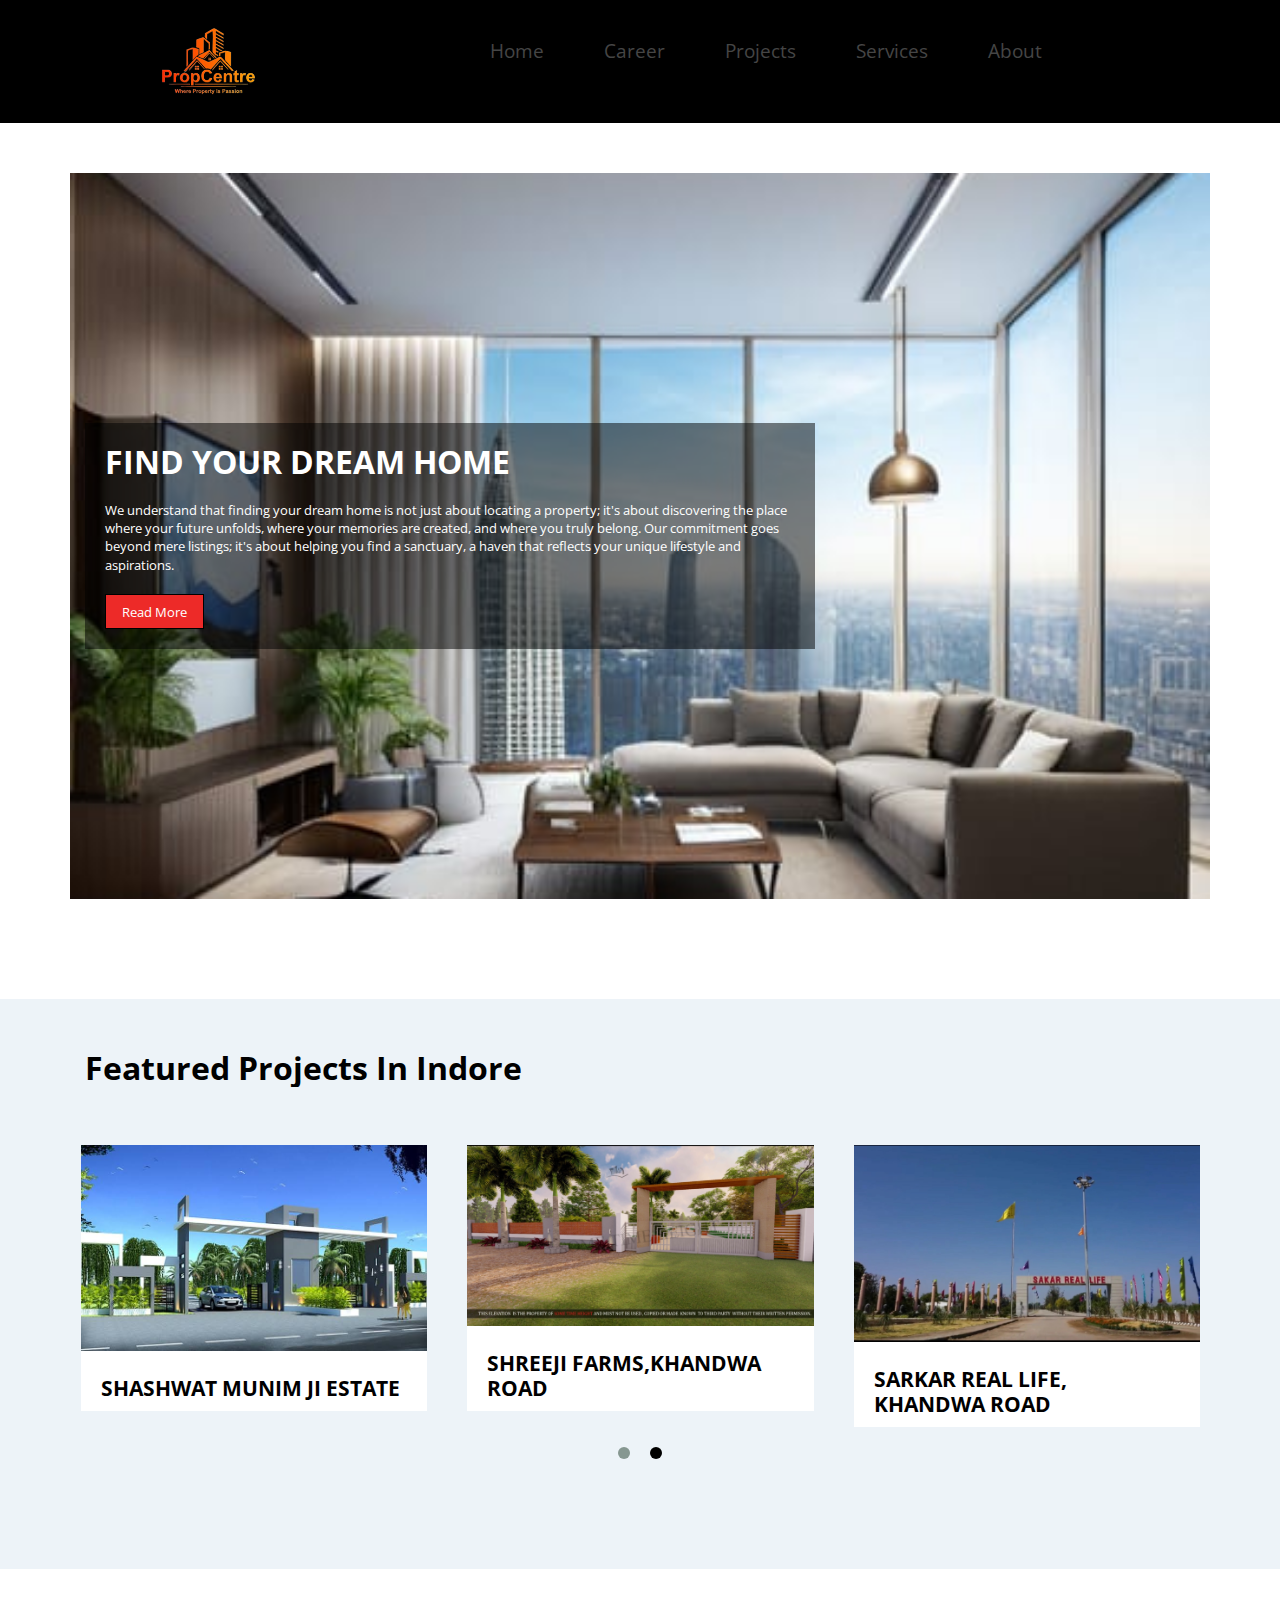
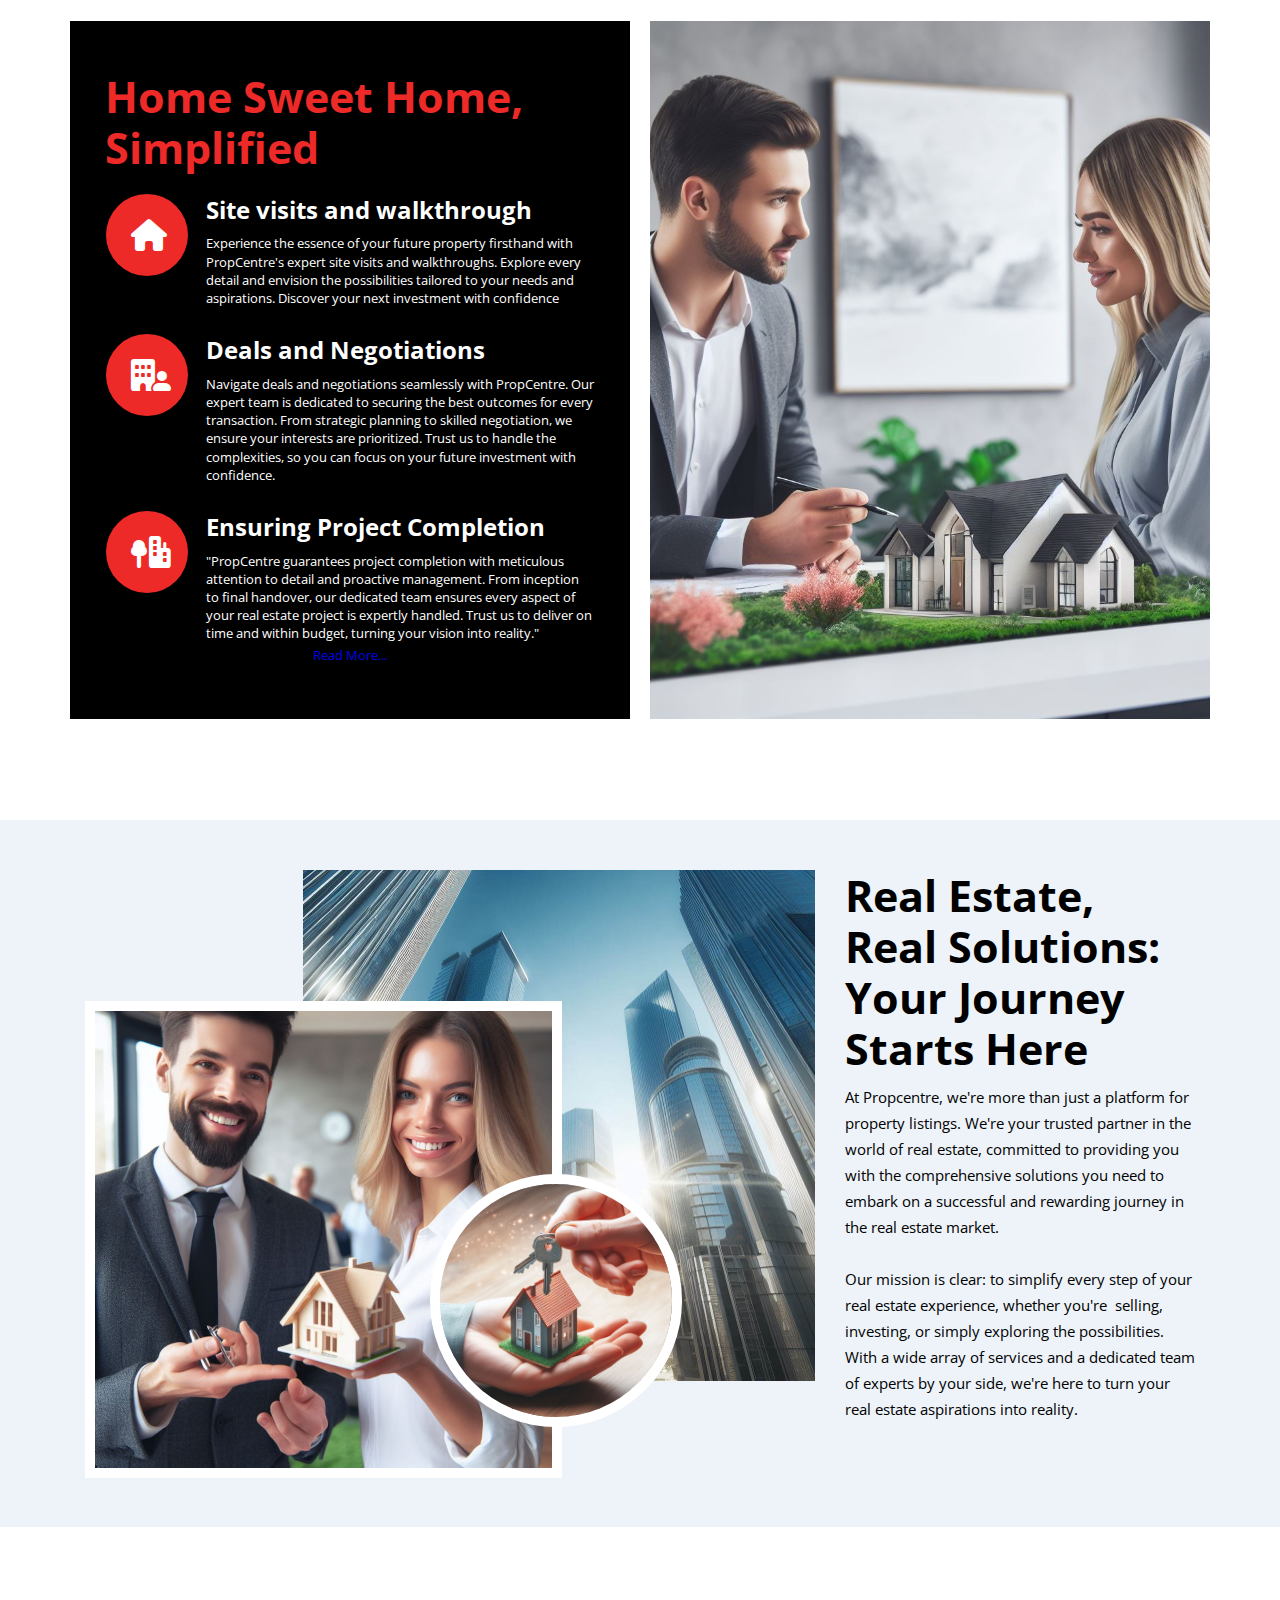
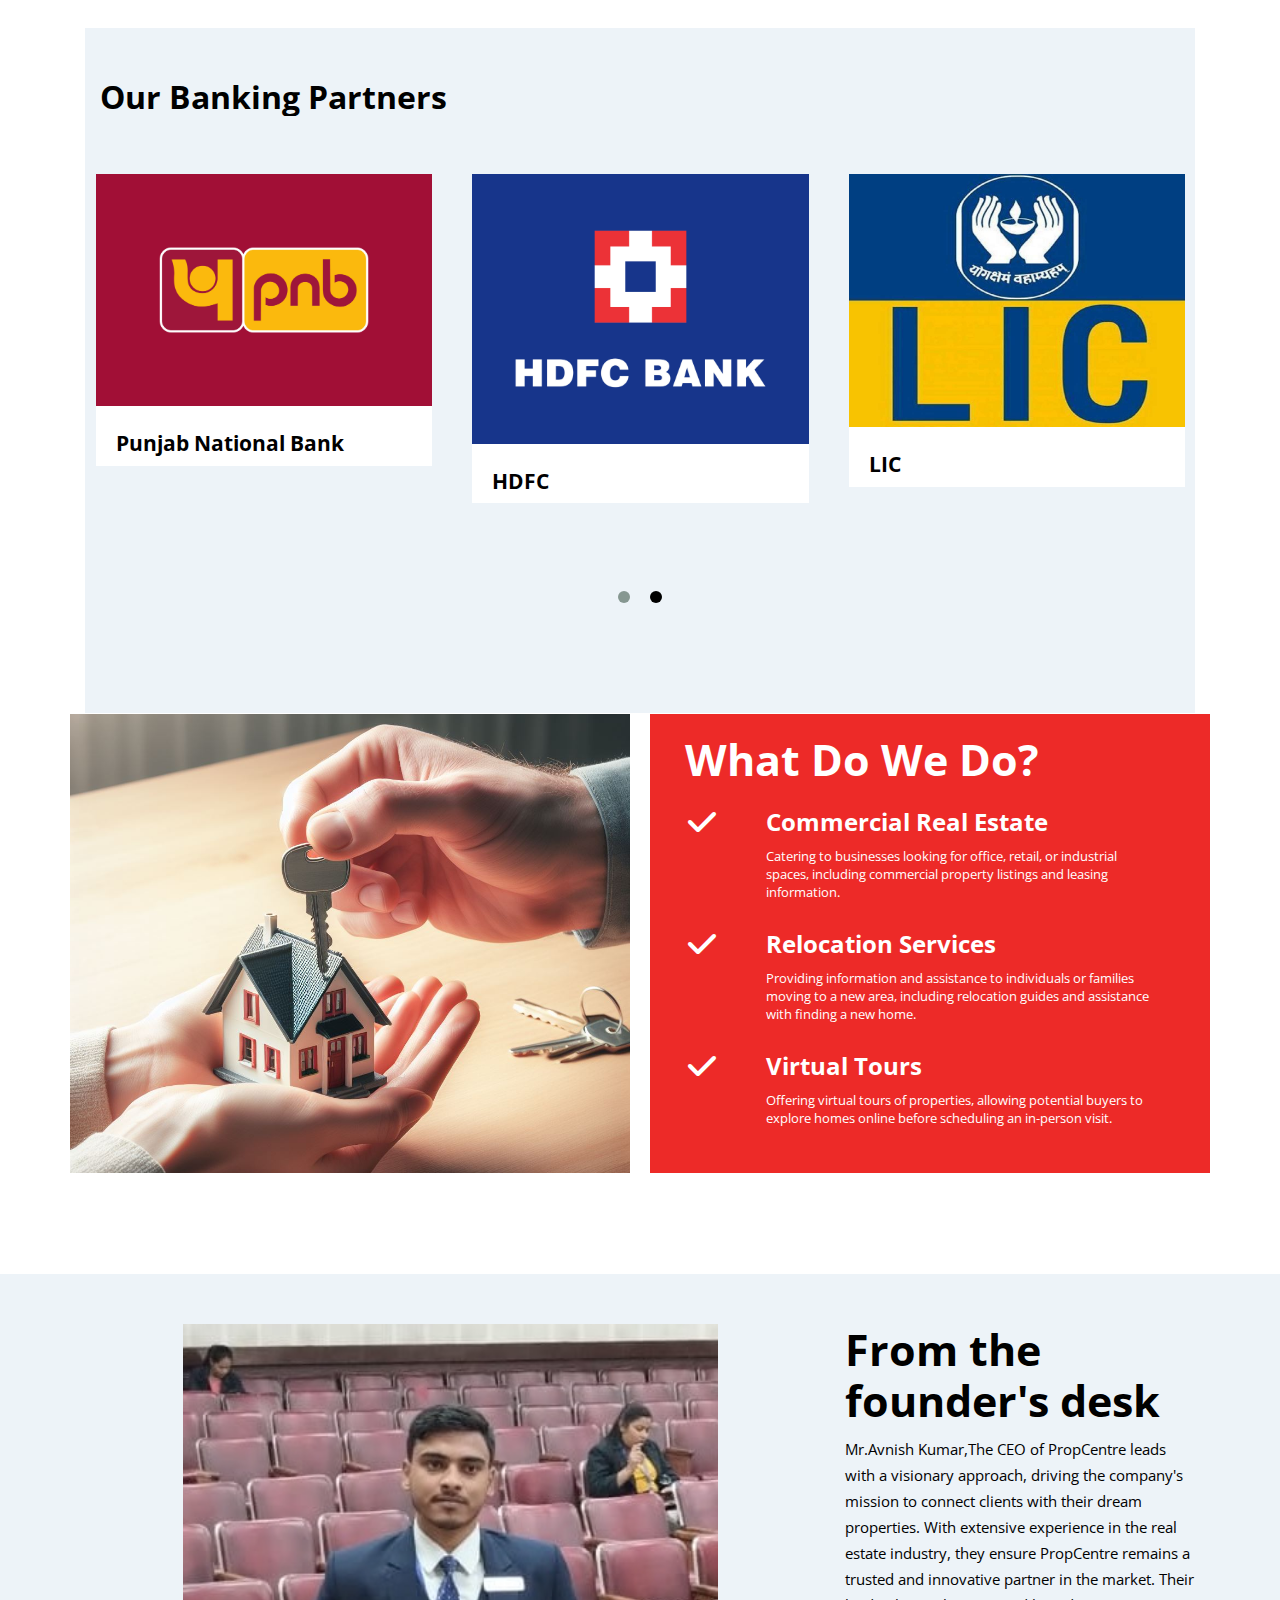
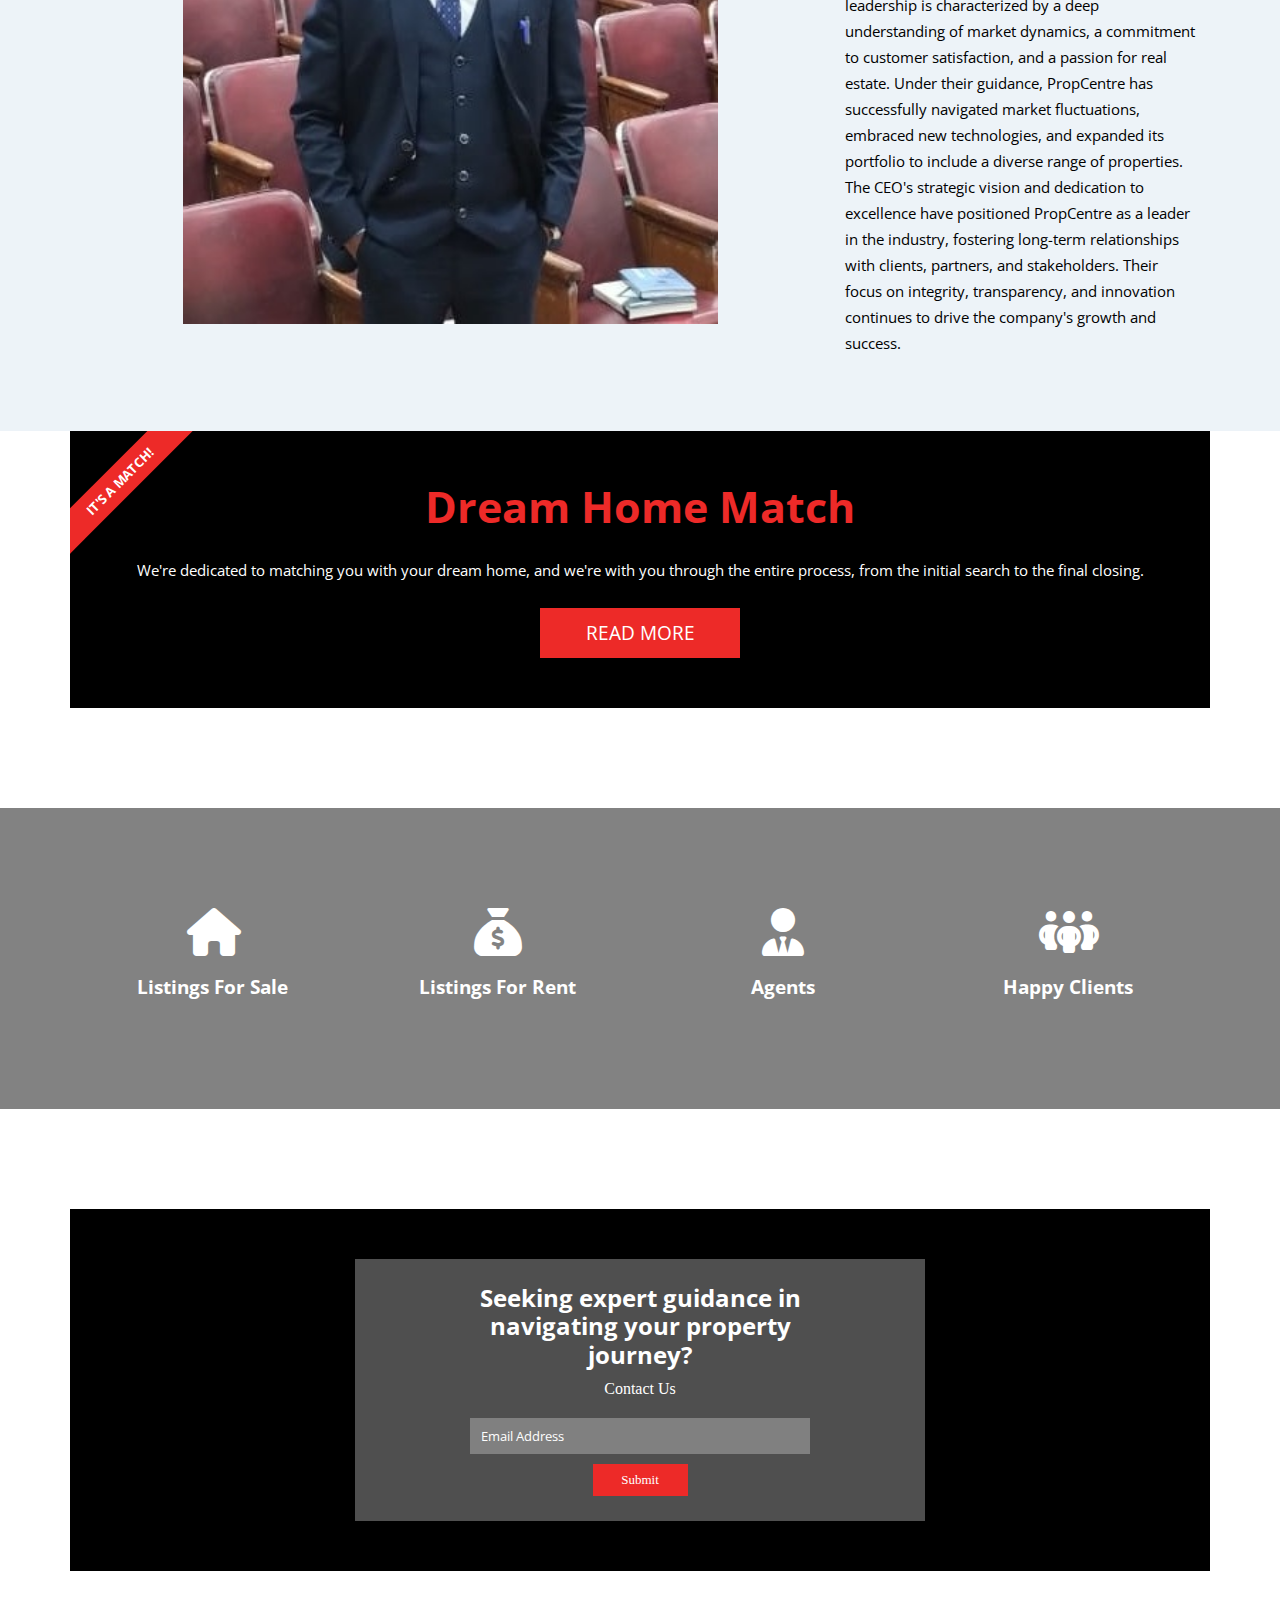
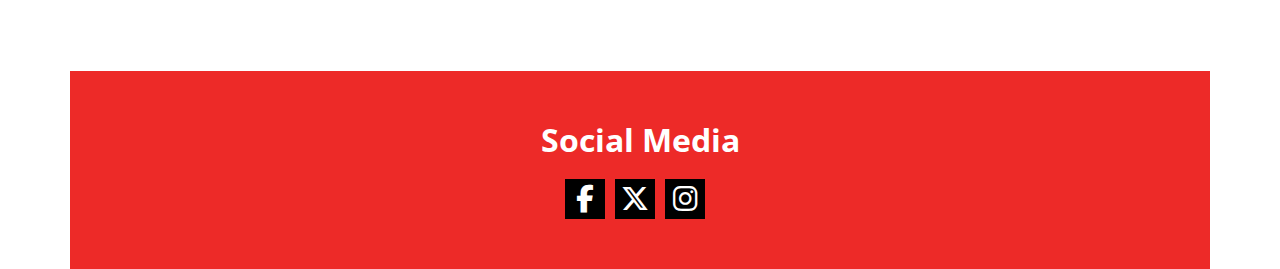
<file: index.html>
<!doctype html>
<html>
<head>
<meta charset="utf-8">
<title>Real Estate</title>

<meta name="viewport" content="width=device-width, initial-scale=1.0">
<link href="css/owl.carousel.min.css" rel="stylesheet">
<link href="css/fontawesome6.min.css" rel="stylesheet">
<link href="https://fonts.googleapis.com/css2?family=Open+Sans:wdth,wght@75..100,300..800&700,400&display=swap" rel="stylesheet">
<link href="css/real_estate.css?v=0" rel="stylesheet">
<link href="css/wb19_real_estate.css?v=0" rel="stylesheet">
<script src="js/jquery-3.7.1.min.js"></script>
<script src="js/jquery.ui.effect.min.js"></script>
<script src="js/owl.carousel.min.js"></script>
<script src="js/skrollr.min.js"></script>
<script src="js/wwb19.min.js"></script>
<script src="js/wb19_real_estate.js?v=0"></script>
<script src="https://cdn.emailjs.com/sdk/2.3.2/email.min.js"></script>
<script type="text/javascript">
  document.addEventListener('DOMContentLoaded', function() {
    emailjs.init("jybbmMrzTQa3CWuqc");
  });
</script>
</head>
<body>



<div id="wb_headerLayoutGrid">
<div id="headerLayoutGrid">
<div class="col-1">
<div id="wb_Image1">
<img src="images/logo.png" id="Image1" alt="" width="277" height="193">
</div>
</div>
<div class="col-2">
<nav id="wb_ResponsiveMenu1">
<label class="toggle" for="ResponsiveMenu1-submenu" id="ResponsiveMenu1-title"><span id="ResponsiveMenu1-icon"><span>&nbsp;</span><span>&nbsp;</span><span>&nbsp;</span></span></label>
<input type="checkbox" id="ResponsiveMenu1-submenu">
<ul class="ResponsiveMenu1" id="ResponsiveMenu1" role="menu">
<li role="menuitem"><a href="" class="nav-link">Home</a></li>
<li role="menuitem"><a href="career.html" class="nav-link">Career</a></li>
<li role="menuitem"><a href="#listingsLayoutGrid1" class="nav-link">Projects</a></li>
<li role="menuitem"><a href="./index_with_breakpoint.html" class="nav-link">Services</a></li>
<li role="menuitem"><a href="" class="nav-link">About</a></li>
</ul>

</nav>
</div>
</div>
</div>
<div id="wb_welcomeLayoutGrid">
<div id="welcomeLayoutGrid">
<div class="row">
<div class="col-1">
<div id="wb_welcomeCard" class="card">
<div id="welcomeCard-card-body">
<div id="welcomeCard-card-item0">FIND YOUR DREAM HOME</div>
<div id="welcomeCard-card-item1">We understand that finding your dream home is not just about locating a property; it's about discovering the place where your future unfolds, where your memories are created, and where you truly belong. Our commitment goes beyond mere listings; it's about helping you find a sanctuary, a haven that reflects your unique lifestyle and aspirations.</div>
<div id="welcomeCard-card-item2"><a href="#readmore">Read More</a></div>
</div>
</div>
</div>
<div class="col-2">
</div>
</div>
</div>
</div>
<div id="wb_listingsLayoutGrid1">
<section id="listingsLayoutGrid1">
<div class="row">
<div class="col-1">
<div id="wb_listingsHeading">
<h2 id="listingsHeading">Featured Projects In Indore</h2>
</div>
</div>
</div>
</section>
</div>
<div id="wb_listingsCardContainer">
<div id="listingsCardContainer" class="owl-carousel owl-theme">

<div id="wb_Card3" class="card">
  <div id="Card3-card-body">
  <img id="Card3-card-item0" src="images/shaswat.jpg" width="944" height="740" alt="Macbook Pro" title="Macbook Pro">
  <div id="Card3-card-item1">SHASHWAT CORRIDOR</div>
  </div>
  </div>
<div id="wb_Card3" class="card">
  <div id="Card3-card-body">
    <img id="Card3-card-item0" src="images/munim.jpg" width="944" height="740" alt="Macbook Pro" title="Macbook Pro">
    <div id="Card3-card-item1">SHASHWAT MUNIM JI ESTATE</div>
  </div>
</div>
<div id="wb_Card3" class="card">
  <div id="Card3-card-body">
    <img id="Card3-card-item0" src="images/SHREEJI.jpg" width="944" height="740" alt="Macbook Pro" title="Macbook Pro">
    <div id="Card3-card-item1">SHREEJI FARMS,KHANDWA ROAD</div>
  </div>
</div>
<div id="wb_Card3" class="card">
  <div id="Card3-card-body">
    <img id="Card3-card-item0" src="images/SARKAR.jpg" width="944" height="740" alt="Macbook Pro" title="Macbook Pro">
    <div id="Card3-card-item1">SARKAR REAL LIFE, KHANDWA ROAD</div>
  </div>
</div>

</div>
</div>
<div id="wb_rentLayoutGrid1">
<section id="rentLayoutGrid1">
<div class="row">
<div class="col-1">
</div>
</div>
</section>
</div>
<div id="wb_servicesLayoutGrid">
<section id="servicesLayoutGrid">
<div class="row">
<div class="col-1">
<div class="col-1-padding">
<div id="wb_servicesHeading">
<h2 id="servicesHeading">Home Sweet Home, Simplified</h2>
</div>
<div id="wb_servicesCard1" class="card">
<div id="servicesCard1-card-body">
<div id="servicesCard1-card-item0"><i class="fa fa-home"></i></div>
<div id="servicesCard1-card-item1"><h1>Site visits and walkthrough</h1></div>
<div id="servicesCard1-card-item2"><h1>Experience the essence of your future property firsthand with PropCentre's expert site visits and walkthroughs. Explore every detail and envision the possibilities tailored to your needs and aspirations. Discover your next investment with confidence</h1></div>
</div>
</div>
<div id="wb_servicesCard2" class="card">
<div id="servicesCard2-card-body">
<div id="servicesCard2-card-item0"><i class="fa fa-building-user"></i></div>
<div id="servicesCard2-card-item1"><h1>Deals and Negotiations</h1></div>
<div id="servicesCard2-card-item2"><h1>Navigate deals and negotiations seamlessly with PropCentre. Our expert team is dedicated to securing the best outcomes for every transaction. From strategic planning to skilled negotiation, we ensure your interests are prioritized. Trust us to handle the complexities, so you can focus on your future investment with confidence.</h1></div>
</div>
</div>
<div id="wb_servicesCard3" class="card">
<div id="servicesCard3-card-body">
<div id="servicesCard3-card-item0"><i class="fa fa-tree-city"></i></div>
<div id="servicesCard3-card-item1"><h1>Ensuring Project Completion</h1></div>
<div id="servicesCard3-card-item2"><h1>"PropCentre guarantees project completion with meticulous attention to detail and proactive management. From inception to final handover, our dedicated team ensures every aspect of your real estate project is expertly handled. Trust us to deliver on time and within budget, turning your vision into reality."</h1></div>
</div>
</div>
<a id="Button1" href="./index_with_breakpoint.html" onclick="MoveObject('Button1',0,0);return false;">Read More...</a>
</div>
</div>
<div class="col-2">
</div>
<div class="col-3">
</div>
</div>
</section>
</div>
<div id="wb_sectionLayoutGrid">
<section id="sectionLayoutGrid">
<div class="row">
<div class="col-1">
<div id="wb_section1" class="card">
<div id="section1-card-body">
<div id="section1-card-item0"><img src="images/skyscrapers4.jpg" width="1024" height="1024" alt="" title=""></div>
<div id="section1-card-item1"><img src="images/housesale2.jpg" width="800" height="800" alt="" title=""></div>
<div id="section1-card-item2"><img src="images/housesale6.jpg" width="1024" height="1024" alt="" title=""></div>
</div>
</div>
</div>
<div class="col-2">
<div id="wb_sectionHeading">
<h2 id="sectionHeading">Real Estate, Real Solutions: Your Journey Starts Here</h2>
</div>
<div id="wb_sectionText">
<p>At Propcentre, we're more than just a platform for property listings. We're your trusted partner in the world of real estate, committed to providing you with the comprehensive solutions you need to embark on a successful and rewarding journey in the real estate market.</p>
<br>
<p>Our mission is clear: to simplify every step of your real estate experience, whether you're&nbsp; selling, investing, or simply exploring the possibilities. With a wide array of services and a dedicated team of experts by your side, we're here to turn your real estate aspirations into reality.</p>
</div>
</div>
</div>
</section>
</div>
<div id="wb_dealsLayoutGrid1">
<section id="dealsLayoutGrid1">
<div class="row">
<div class="col-1">
<div id="wb_LayoutGrid1">
<section id="LayoutGrid1">
<div class="row">
<div class="col-1">
</div>
</div>
</section>
</div>
<div id="wb_LayoutGrid2">
<section id="LayoutGrid2">
<div class="row">
<div class="col-1">
<div id="wb_Heading1">
<h2 id="Heading1">Our Banking Partners</h2>
</div>
</div>
</div>
</section>
</div>
<div id="wb_CardContainer1">
<div id="CardContainer1" class="owl-carousel owl-theme">
<div id="wb_Card1" class="card">
<div id="Card1-card-body">
<img id="Card1-card-item0" src="sbi.jpeg" width="512" height="512" alt="Macbook Pro" title="Macbook Pro">
<div id="Card1-card-item1">State Bank Of India</div>
</div>
</div>
<div id="wb_Card4" class="card">
<div id="Card4-card-body">
<img id="Card4-card-item0" src="images/pnb.jpg" width="1920" height="1323" alt="Macbook Pro" title="Macbook Pro">
<div id="Card4-card-item1">Punjab National Bank</div>
</div>
</div>
<div id="wb_Card5" class="card">
<div id="Card5-card-body">
<img id="Card5-card-item0" src="images/hdfc.jpg" width="1920" height="1535" alt="Macbook Pro" title="Macbook Pro">
<div id="Card5-card-item1">HDFC</div>
</div>
</div>
<div id="wb_Card6" class="card">
<div id="Card6-card-body">
<img id="Card6-card-item0" src="images/LIC.jpg" width="1200" height="900" alt="Macbook Pro" title="Macbook Pro">
<div id="Card6-card-item1">LIC</div>
</div>
</div>
<div id="wb_Card11" class="card">
<div id="Card11-card-body">
<img id="Card11-card-item0" src="images/iifl.jpg" width="750" height="375" alt="Macbook Pro" title="Macbook Pro">
<div id="Card11-card-item1">IIFL</div>
</div>
</div>
<div id="wb_Card12" class="card">
<div id="Card12-card-body">
<img id="Card12-card-item0" src="icici.jpeg" width="474" height="474" alt="Macbook Pro" title="Macbook Pro">
<div id="Card12-card-item1">ICICI</div>
</div>
</div>
</div>
</div>
</div>
</div>
</section>
</div>
<div id="wb_featuresLayoutGrid">
<section id="featuresLayoutGrid">
<div class="row">
<div class="col-1">
</div>
<div class="col-2">
</div>
<div class="col-3">
<div class="col-3-padding">
<div id="wb_featuresHeading">
<h2 id="featuresHeading">What Do We Do?</h2>
</div>
<div id="wb_featuresCard1" class="card">
<div id="featuresCard1-card-body">
<div id="featuresCard1-card-item0"><i class="fa fa-check"></i></div>
<div id="featuresCard1-card-item1"><h1>Commercial Real Estate</h1></div>
<div id="featuresCard1-card-item2"><h1>Catering to businesses looking for office, retail, or industrial spaces, including commercial property listings and leasing information.</h1></div>
</div>
</div>
<div id="wb_featuresCard2" class="card">
<div id="featuresCard2-card-body">
<div id="featuresCard2-card-item0"><i class="fa fa-check"></i></div>
<div id="featuresCard2-card-item1"><h1>Relocation Services</h1></div>
<div id="featuresCard2-card-item2"><h1>Providing information and assistance to individuals or families moving to a new area, including relocation guides and assistance with finding a new home.</h1></div>
</div>
</div>
<div id="wb_featuresCard3" class="card">
<div id="featuresCard3-card-body">
<div id="featuresCard3-card-item0"><i class="fa fa-check"></i></div>
<div id="featuresCard3-card-item1"><h1>Virtual Tours</h1></div>
<div id="featuresCard3-card-item2"><h1>Offering virtual tours of properties, allowing potential buyers to explore homes online before scheduling an in-person visit.</h1></div>
</div>
</div>
</div>
</div>
</div>
</section>
</div>
<div id="StickyLayer" data-250-start="opacity:1;" data-start="opacity:0;">
<div id="wb_up-arrow">
<a href="#jumbotron"><div id="up-arrow"><i class="fa fa-angle-up"></i></div></a></div>
</div>
<div id="wb_LayoutGrid3">
<section id="LayoutGrid3">
<div class="row">
<div class="col-1">
<div id="wb_Image2">
<img src="images/avnish.jpg" id="Image2" alt="" width="616" height="691">
</div>
</div>
<div class="col-2">
<div id="wb_Heading2">
<h4 id="Heading2">From the founder's desk</h4>
</div>
<div id="wb_Text1">
<p>Mr.Avnish Kumar,The CEO of PropCentre leads with a visionary approach, driving the company's mission to connect clients with their dream properties. With extensive experience in the real estate industry, they ensure PropCentre remains a trusted and innovative partner in the market. Their leadership is characterized by a deep understanding of market dynamics, a commitment to customer satisfaction, and a passion for real estate. Under their guidance, PropCentre has successfully navigated market fluctuations, embraced new technologies, and expanded its portfolio to include a diverse range of properties. The CEO's strategic vision and dedication to excellence have positioned PropCentre as a leader in the industry, fostering long-term relationships with clients, partners, and stakeholders. Their focus on integrity, transparency, and innovation continues to drive the company's growth and success.</p>
</div>
</div>
</div>
</section>
</div>
<div id="wb_matchLayoutGrid">
<div id="matchLayoutGrid">
<div class="row">
<div class="col-1">
<div id="wb_matchHeading">
<h2 id="matchHeading">Dream Home Match</h2>
</div>
<div id="wb_matchText">
<p> We're dedicated to matching you with your dream home, and we're with you through the entire process, from the initial search to the final closing.</p>
</div>
<input type="submit" id="matchButton" name="" value="READ MORE">
</div>
<div id="matchBadge1"><div id="matchBadge1-text">IT'S A MATCH!</div></div></div>
</div>
</div>
<div id="wb_factsLayoutGrid">
<div id="factsLayoutGrid-overlay"></div>
<div id="factsLayoutGrid">
<div class="row">
<div class="col-1">
<div class="col-1-padding">
<div id="wb_factsIcon1">
<a href="./wb19_real_estate.html"><div id="factsIcon1"><i class="fa fa-home"></i></div></a>
</div>
<div id="wb_factsJavaScript1">
<div data-count="128" id="factsJavaScript1"></div>
</div>
<div id="wb_factsHeading1">
<h2 id="factsHeading1">Listings For Sale</h2>
</div>
</div>
</div>
<div class="col-2">
<div class="col-2-padding">
<div id="wb_factsIcon2">
<a href="./wb19_real_estate.html"><div id="factsIcon2"><i class="fa fa-sack-dollar"></i></div></a>
</div>
<div id="wb_factsJavaScript2">
<div data-count="256" id="factsJavaScript2"></div>
</div>
<div id="wb_factsHeading2">
<h2 id="factsHeading2">Listings For Rent</h2>
</div>
</div>
</div>
<div class="col-3">
<div class="col-3-padding">
<div id="wb_factsIcon3">
<a href="./wb19_real_estate.html"><div id="factsIcon3"><i class="fa fa-user-tie"></i></div></a>
</div>
<div id="wb_factsJavaScript3">
<div data-count="64" id="factsJavaScript3"></div>
</div>
<div id="wb_factsHeading3">
<h2 id="factsHeading3">Agents</h2>
</div>
</div>
</div>
<div class="col-4">
<div class="col-4-padding">
<div id="wb_factsIcon4">
<a href="./wb19_real_estate.html"><div id="factsIcon4"><i class="fa fa-people-group"></i></div></a>
</div>
<div id="wb_factsJavaScript4">
<div data-count="9999" id="factsJavaScript4"></div>
</div>
<div id="wb_factsHeading4">
<h2 id="factsHeading4">Happy Clients</h2>
</div>
</div>
</div>
</div>
</div>
</div>
<div id="wb_contactLayoutGrid">
<div id="contactLayoutGrid">
<div class="col-1">
</div>
<div class="col-2">
<div class="col-2-padding">
<div id="wb_contactHeading">
<h1 id="contactHeading">Seeking expert guidance in navigating your property journey?</h1>
</div>
<div id="wb_contactText">
<span style="color:#FFFFFF;font-family:Calibri;font-size:16px;">Contact Us</span>
</div>

<form>
    <div id="wb_contactEmail">
        <input type="text" id="contactEmail" name="email" value="" spellcheck="false" placeholder="Email Address">
        <label id="contactEmail-label" for="contactEmail">Email Address</label>
    </div>
    <button type="button" id="contactButton" name="" onclick="sendEmail()" value="Submit">Submit</button>
</form>

</div>
</div>
<div class="col-3">
</div>
</div>
</div>
<div id="wb_footer">
<div id="footer">
<div class="row">
<div class="col-1">
<div id="wb_footerHeading">
<h2 id="footerHeading">Social Media</h2>
</div>
<div id="wb_footerIcon1">
<a href="https://www.facebook.com/people/PropCentre/100087458467453/?mibextid=ZbWKwL"><div id="footerIcon1"><i class="fa fa-brands fa-facebook-f"></i></div></a>
</div>
<div id="wb_footerIcon2">
<a href="./wb19_real_estate.html"><div id="footerIcon2"><i class="fa fa-brands fa-x-twitter"></i></div></a>
</div>
<div id="wb_footerIcon3">
<a href="https://www.linkedin.com/in/avnish-kumar-shubhsankalp/"><div id="footerIcon3"><i class="fa fa-brands fa-instagram"></i></div></a>
</div>
<hr id="footerLine">

</div>
<script>
    
        function sendEmail() {
            var templateParams = {
              your_email: document.getElementById("contactEmail").value
            };
        
            emailjs.send("service_9whfgjp", "template_4aokxek", templateParams)
              .then(function(response) {
                console.log('SUCCESS!', response.status, response.text);
                alert('Your mail is sent!');
              }, function(error) {
                console.log('FAILED...', error);
                alert('Oops... ' + JSON.stringify(error));
              });
        }
        
        
</script>
</body>
</html>
</file>
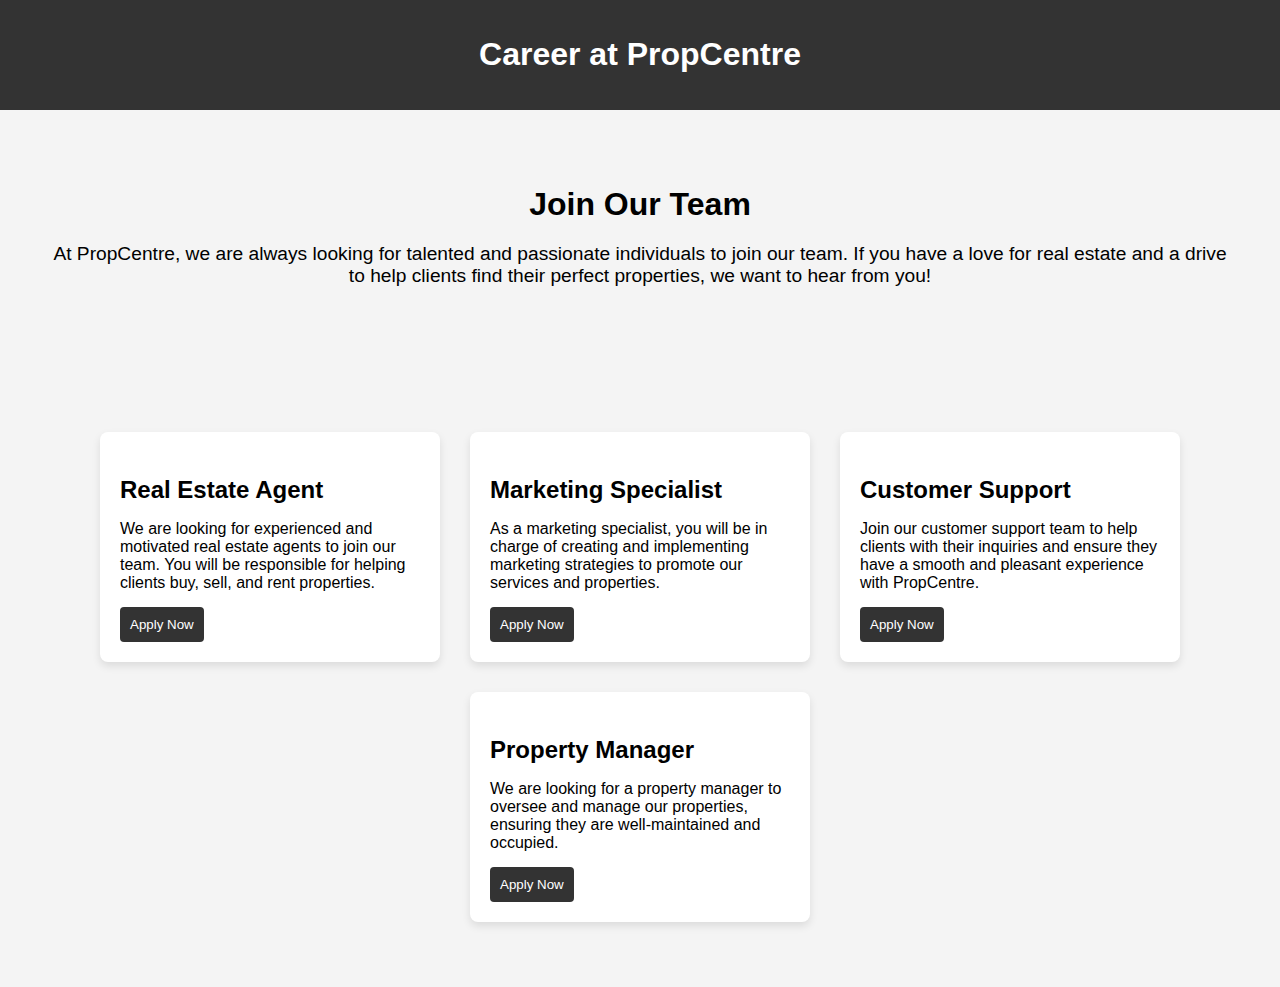
<file: career.html>
<!DOCTYPE html>
<html lang="en">
<head>
<meta name="viewport" content="width=device-width, initial-scale=1">
<meta charset="UTF-8">
<title>Career at PropCentre</title>
<style>
body {
  font-family: Arial, Helvetica, sans-serif;
  margin: 0;
}

.header {
  background: #333;
  color: white;
  padding: 15px;
  text-align: center;
}

.section {
  padding: 50px;
  text-align: center;
  background-color: #f4f4f4;
}

.section h2 {
  font-size: 2em;
  margin-bottom: 20px;
}

.section p {
  font-size: 1.2em;
  margin-bottom: 30px;
}

.jobs {
  display: flex;
  flex-wrap: wrap;
  justify-content: center;
}

.job {
  background: white;
  box-shadow: 0 4px 8px rgba(0, 0, 0, 0.1);
  margin: 15px;
  padding: 20px;
  width: 300px;
  border-radius: 8px;
  text-align: left;
}

.job h3 {
  font-size: 1.5em;
  margin-bottom: 10px;
}

.job p {
  font-size: 1em;
  margin-bottom: 15px;
}

.job button {
  background: #333;
  color: white;
  border: none;
  padding: 10px;
  border-radius: 4px;
  cursor: pointer;
}

.job button:hover {
  background: #555;
}

@media screen and (max-width: 768px) {
  .jobs {
    flex-direction: column;
    align-items: center;
  }
}
</style>
</head>
<body>

<div class="header">
  <h1>Career at PropCentre</h1>
</div>

<div class="section">
  <h2>Join Our Team</h2>
  <p>At PropCentre, we are always looking for talented and passionate individuals to join our team. If you have a love for real estate and a drive to help clients find their perfect properties, we want to hear from you!</p>
</div>

<div class="section jobs">
  <div class="job">
    <h3>Real Estate Agent</h3>
    <p>We are looking for experienced and motivated real estate agents to join our team. You will be responsible for helping clients buy, sell, and rent properties.</p>
    <button>Apply Now</button>
  </div>

  <div class="job">
    <h3>Marketing Specialist</h3>
    <p>As a marketing specialist, you will be in charge of creating and implementing marketing strategies to promote our services and properties.</p>
    <button>Apply Now</button>
  </div>

  <div class="job">
    <h3>Customer Support</h3>
    <p>Join our customer support team to help clients with their inquiries and ensure they have a smooth and pleasant experience with PropCentre.</p>
    <button>Apply Now</button>
  </div>

  <div class="job">
    <h3>Property Manager</h3>
    <p>We are looking for a property manager to oversee and manage our properties, ensuring they are well-maintained and occupied.</p>
    <button>Apply Now</button>
  </div>
</div>

</body>
</html>
</file>
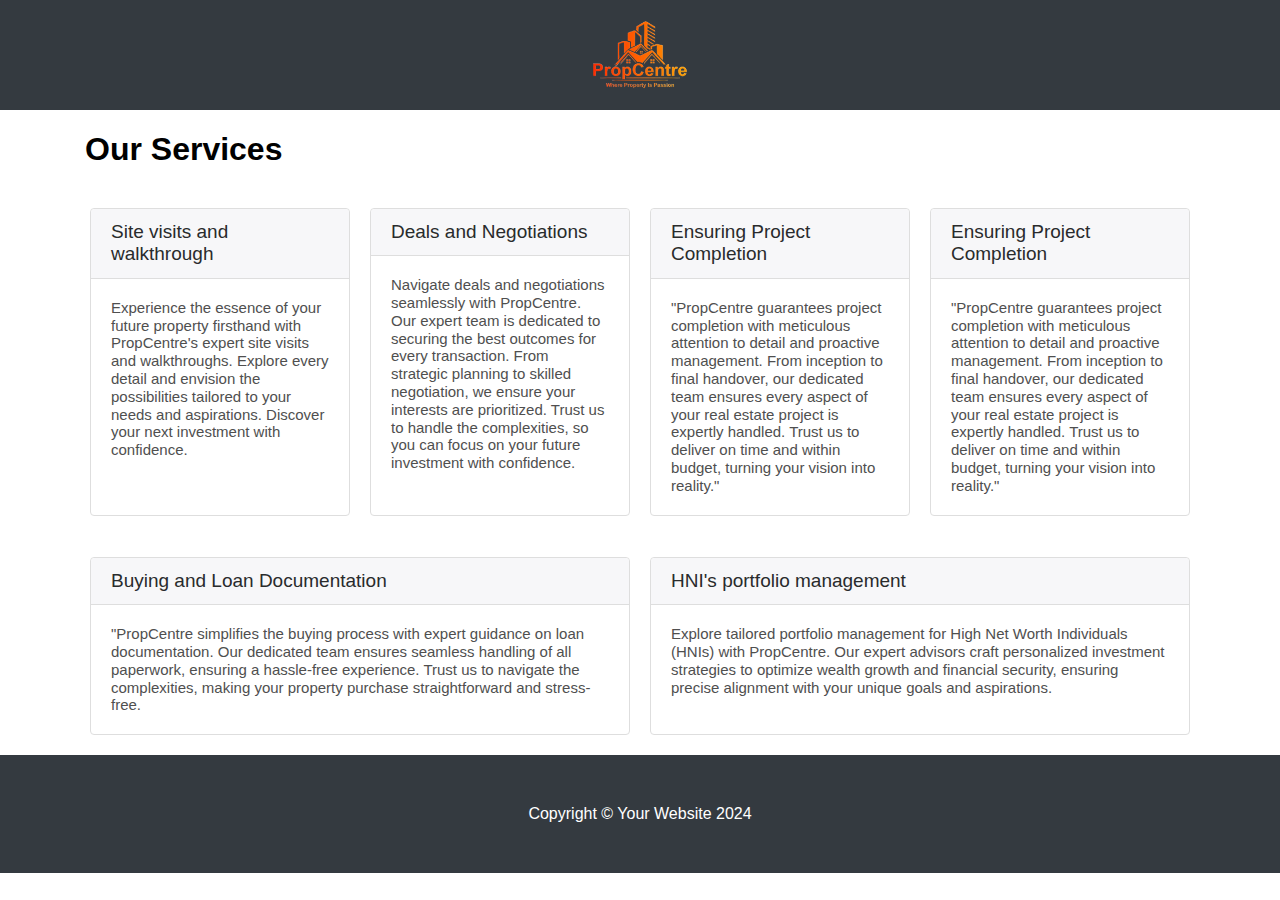
<file: index_with_breakpoint.html>
<!doctype html>
<html>
<head>
<meta charset="utf-8">
<title>Flexible Layout</title>
<meta name="generator" content="WYSIWYG Web Builder 19 Trial Version - https://www.wysiwygwebbuilder.com">
<meta name="viewport" content="width=device-width, initial-scale=1.0">
<link href="./css/index_with_breakpoint.css" rel="stylesheet">
<link href="./real_estate.css" rel="stylesheet">
</head>
<body>
<div id="wb_LayoutGrid7">
<div id="LayoutGrid7">
<div class="row">
<div class="col-1">
<div id="wb_Image2">
<img src="images/logo.png" id="Image2" alt="" width="940" height="654">
</div>
</div>
</div>
</div>
</div>
<div id="wb_LayoutGrid1">
<div id="LayoutGrid1">
<div class="row">
<div class="col-1">
<div id="wb_LayoutGrid2">
<div id="LayoutGrid2">
<div class="row">
<div class="col-1">
<div id="wb_Heading2">
<h1 id="Heading2">Our Services<br></h1>
</div>
</div>
</div>
</div>
</div>
</div>
</div>
</div>
</div>
<div id="wb_FlexContainer2">
<div id="FlexContainer2">
<div id="wb_Card1" class="card">
<div id="Card1-card-header">Site visits and walkthrough</div>
<div id="Card1-card-body">
<div id="Card1-card-item1">Experience the essence of your future property firsthand with PropCentre's expert site visits and walkthroughs. Explore every detail and envision the possibilities tailored to your needs and aspirations. Discover your next investment with confidence.</div>
</div>
</div>
<div id="wb_Card2" class="card">
<div id="Card2-card-header">Deals and Negotiations</div>
<div id="Card2-card-body">
<div id="Card2-card-item1">Navigate deals and negotiations seamlessly with PropCentre. Our expert team is dedicated to securing the best outcomes for every transaction. From strategic planning to skilled negotiation, we ensure your interests are prioritized. Trust us to handle the complexities, so you can focus on your future investment with confidence.</div>
</div>
</div>
<div id="wb_Card3" class="card">
<div id="Card3-card-header">Ensuring Project Completion</div>
<div id="Card3-card-body">
<div id="Card3-card-item1">"PropCentre guarantees project completion with meticulous attention to detail and proactive management. From inception to final handover, our dedicated team ensures every aspect of your real estate project is expertly handled. Trust us to deliver on time and within budget, turning your vision into reality."</div>
</div>
</div>
<div id="wb_Card4" class="card">
<div id="Card4-card-header">Ensuring Project Completion</div>
<div id="Card4-card-body">
<div id="Card4-card-item1">"PropCentre guarantees project completion with meticulous attention to detail and proactive management. From inception to final handover, our dedicated team ensures every aspect of your real estate project is expertly handled. Trust us to deliver on time and within budget, turning your vision into reality."</div>
</div>
</div>
</div>
</div>
<div id="wb_LayoutGrid4">
<div id="LayoutGrid4">
<div class="row">
<div class="col-1">
</div>
</div>
</div>
</div>

<div id="wb_FlexContainer1">
<div id="FlexContainer1">
<div id="wb_Card5" class="card">
<div id="Card5-card-header">Buying and Loan Documentation</div>
<div id="Card5-card-body">
<div id="Card5-card-item1">"PropCentre simplifies the buying process with expert guidance on loan documentation. Our dedicated team ensures seamless handling of all paperwork, ensuring a hassle-free experience. Trust us to navigate the complexities, making your property purchase straightforward and stress-free.</div>
</div>
</div>
<div id="wb_Card6" class="card">
<div id="Card6-card-header">HNI's portfolio management</div>
<div id="Card6-card-body">
<div id="Card6-card-item1">Explore tailored portfolio management for High Net Worth Individuals (HNIs) with PropCentre. Our expert advisors craft personalized investment strategies to optimize wealth growth and financial security, ensuring precise alignment with your unique goals and aspirations.</div>
</div>
</div>
</div>
</div>
<div id="wb_LayoutGrid6">
<div id="LayoutGrid6">
<div class="row">
<div class="col-1">
<div id="wb_Text6">
<span style="color:#FFFFFF;">Copyright © Your Website 2024<br></span>
</div>
</div>
</div>
</div>
</div>
</body>
</html>
</file>
<file: css/wb19_real_estate.css>
html, body, #container
{
   width: 100%;
   height: 100%;
}
body
{
   background-color: #FFFFFF;
   color: #000000;
   font-family: "Open Sans";
   font-weight: 400;
   font-weight: 400;
   font-size: 13px;
   line-height: 1.1875;
   margin: 0;
   padding: 0;
}
#wb_headerLayoutGrid
{
   clear: both;
   position: relative;
   table-layout: fixed;
   display: table;
   text-align: center;
   width: 100%;
   background-color: #000000;
   background-image: none;
   border: 0px solid #CCCCCC;
   border-radius: 0px;
   box-sizing: border-box;
   margin: 0 0 50px 0 ;
}
#headerLayoutGrid
{
   box-sizing: border-box;
   display: flex;
   flex-direction: row;
   flex-wrap: wrap;
   padding: 25px 0 25px 0;
   margin-right: auto;
   margin-left: auto;
   max-width: 1170px;
}
#headerLayoutGrid > .col-1, #headerLayoutGrid > .col-2
{
   box-sizing: border-box;
   font-size: 0;
   min-height: 1px;
   padding-right: 15px;
   padding-left: 15px;
   position: relative;
}
#headerLayoutGrid > .col-1, #headerLayoutGrid > .col-2
{
   flex: 0 0 auto;
}
#headerLayoutGrid > .col-1
{
   background-color: transparent;
   background-image: none;
   border: 0px solid #FFFFFF;
   border-radius: 0px;
   flex-basis: 33.33333333%;
   max-width: 33.33333333%;
   display: flex;
   flex-wrap: wrap;
   align-content: center;
   align-self: stretch;
   align-items: center;
   justify-content: flex-start;
   text-align: left;
}
#headerLayoutGrid > .col-2
{
   background-color: transparent;
   background-image: none;
   border: 0px solid #FFFFFF;
   border-radius: 0px;
   flex-basis: 66.66666667%;
   max-width: 66.66666667%;
   display: flex;
   flex-wrap: wrap;
   align-content: flex-start;
   align-self: stretch;
   align-items: flex-start;
   justify-content: flex-end;
   text-align: right;
}
@media (max-width: 480px)
{
#headerLayoutGrid > .col-1, #headerLayoutGrid > .col-2
{
   flex-basis: 100% !important;
   max-width: 100% !important;
}
}
#wb_welcomeLayoutGrid
{
   clear: both;
   position: relative;
   table-layout: fixed;
   display: table;
   text-align: center;
   width: 100%;
   background-color: transparent;
   background-image: url('../images/realestate-ny4.jpg');
   background-repeat: no-repeat;
   background-position: center center;
   background-attachment: scroll;
   background-size: cover;
   border: 0px solid #CCCCCC;
   border-radius: 0px;
   box-sizing: border-box;
   margin: 0 0 100px 0 ;
   margin-right: auto;
   margin-left: auto;
   max-width: 1140px;
}
#welcomeLayoutGrid
{
   box-sizing: border-box;
   padding: 250px 15px 250px 15px;
   margin-right: auto;
   margin-left: auto;
}
#welcomeLayoutGrid > .row
{
   margin-right: -15px;
   margin-left: -15px;
}
#welcomeLayoutGrid > .row > .col-1, #welcomeLayoutGrid > .row > .col-2
{
   box-sizing: border-box;
   font-size: 0;
   min-height: 1px;
   padding-right: 15px;
   padding-left: 15px;
   position: relative;
}
#welcomeLayoutGrid > .row > .col-1, #welcomeLayoutGrid > .row > .col-2
{
   float: left;
}
#welcomeLayoutGrid > .row > .col-1
{
   background-color: transparent;
   background-image: none;
   border: 0px solid #FFFFFF;
   border-radius: 0px;
   width: 66.66666667%;
   text-align: center;
}
#welcomeLayoutGrid > .row > .col-2
{
   background-color: transparent;
   background-image: none;
   border: 0px solid #FFFFFF;
   border-radius: 0px;
   width: 33.33333333%;
   text-align: left;
}
#welcomeLayoutGrid:before,
#welcomeLayoutGrid:after,
#welcomeLayoutGrid .row:before,
#welcomeLayoutGrid .row:after
{
   display: table;
   content: " ";
}
#welcomeLayoutGrid:after,
#welcomeLayoutGrid .row:after
{
   clear: both;
}
@media (max-width: 480px)
{
#welcomeLayoutGrid > .row > .col-1, #welcomeLayoutGrid > .row > .col-2
{
   float: none;
   width: 100% !important;
}
}
#wb_listingsLayoutGrid1
{
   clear: both;
   position: relative;
   table-layout: fixed;
   display: table;
   text-align: center;
   width: 100%;
   background-color: #EDF3F8;
   background-image: none;
   border: 0px solid transparent;
   border-radius: 0px;
   box-sizing: border-box;
   margin: 0;
}
#listingsLayoutGrid1
{
   box-sizing: border-box;
   padding: 50px 15px 0 15px;
   margin-right: auto;
   margin-left: auto;
   max-width: 1140px;
}
#listingsLayoutGrid1 > .row
{
   margin-right: -15px;
   margin-left: -15px;
}
#listingsLayoutGrid1 > .row > .col-1
{
   box-sizing: border-box;
   font-size: 0;
   min-height: 1px;
   padding-right: 15px;
   padding-left: 15px;
   position: relative;
}
#listingsLayoutGrid1 > .row > .col-1
{
   float: left;
}
#listingsLayoutGrid1 > .row > .col-1
{
   background-color: transparent;
   background-image: none;
   border: 0px solid #FFFFFF;
   border-radius: 0px;
   width: 100%;
   text-align: center;
}
#listingsLayoutGrid1:before,
#listingsLayoutGrid1:after,
#listingsLayoutGrid1 .row:before,
#listingsLayoutGrid1 .row:after
{
   display: table;
   content: " ";
}
#listingsLayoutGrid1:after,
#listingsLayoutGrid1 .row:after
{
   clear: both;
}
@media (max-width: 768px)
{
#listingsLayoutGrid1 > .row > .col-1
{
   float: none;
   width: 100% !important;
}
}
#wb_listingsCardContainer
{
   background-color: #EDF3F8;
   background-image: none;
   border: 0px solid #CCCCCC;
   border-radius: 0px;
   box-sizing: border-box;
   position: relative;
}
#listingsCardContainer
{
   position: relative;
   padding: 50px 10px 100px 10px;
   margin-top: 0px;
   margin-bottom: 0px;
   margin-right: auto;
   margin-left: auto;
   max-width: 1140px;
   box-sizing: border-box;
   font-size: 0;
}
#listingsCardContainer .owl-dots, #listingsCardContainer .owl-nav
{
   text-align: center;
}
#listingsCardContainer .owl-nav [class*=owl-]
{
   opacity: 0.7;
   color: #869791;
   font-size: 48px;
   line-height: 48px;
   display: inline-block;
   cursor: pointer;
   pointer-events: all;
}
#listingsCardContainer .owl-nav [class*=owl-]:hover
{
   opacity: 1;
   color: #869791;
   text-decoration: none;
}
#listingsCardContainer .owl-nav .disabled
{
   opacity: .5;
   cursor: default;
}
#listingsCardContainer .owl-nav.disabled+.owl-dots
{
   margin-top: 10px;
}
#listingsCardContainer .owl-nav
{
   position:  absolute;
   top: 0;
   display:  none;
   align-items: center;
   justify-content: space-between;
  pointer-events: none;
   width: calc(100% - 20px);
   height: calc(100% - 122px);
}
#listingsCardContainer .owl-nav button.owl-prev, #listingsCardContainer button.owl-next
{
   height: 48px;
   width: 48px;
   border-radius: 50%;
   background-color: rgba(255,255,255, 0.5);
}
#listingsCardContainer .owl-dots .owl-dot
{
   display: inline-block;
   zoom: 1;
}
#listingsCardContainer .owl-dots .owl-dot span
{
   width: 12px;
   height: 12px;
   margin: 10px 10px;
   background: #000000;
   display: block;
   -webkit-backface-visibility: visible;
   backface-visibility: visible;
   transition: opacity 200ms ease;
   border-radius: 50%;
}
#listingsCardContainer .owl-dots .owl-dot.active span, #listingsCardContainer .owl-dots .owl-dot:hover span
{
   background: #869791;
}
#wb_rentLayoutGrid1
{
   clear: both;
   position: relative;
   table-layout: fixed;
   display: table;
   text-align: center;
   width: 100%;
   background-color: transparent;
   background-image: none;
   border: 0px solid transparent;
   border-radius: 0px;
   box-sizing: border-box;
   margin: 0;
}
#rentLayoutGrid1
{
   box-sizing: border-box;
   padding: 50px 15px 0 15px;
   margin-right: auto;
   margin-left: auto;
   max-width: 1140px;
}
#rentLayoutGrid1 > .row
{
   margin-right: -15px;
   margin-left: -15px;
}
#rentLayoutGrid1 > .row > .col-1
{
   box-sizing: border-box;
   font-size: 0;
   min-height: 1px;
   padding-right: 15px;
   padding-left: 15px;
   position: relative;
}
#rentLayoutGrid1 > .row > .col-1
{
   float: left;
}
#rentLayoutGrid1 > .row > .col-1
{
   background-color: transparent;
   background-image: none;
   border: 0px solid #FFFFFF;
   border-radius: 0px;
   width: 100%;
   text-align: center;
}
#rentLayoutGrid1:before,
#rentLayoutGrid1:after,
#rentLayoutGrid1 .row:before,
#rentLayoutGrid1 .row:after
{
   display: table;
   content: " ";
}
#rentLayoutGrid1:after,
#rentLayoutGrid1 .row:after
{
   clear: both;
}
@media (max-width: 768px)
{
#rentLayoutGrid1 > .row > .col-1
{
   float: none;
   width: 100% !important;
}
}
#wb_listingsCard1
{
   position: relative;
   display: flex;
   flex-direction: column;
   flex-grow: 1;
   flex-shrink: 1;
   flex-basis: 0%;
   align-self: auto;
   box-sizing: border-box;
   margin: 8px 0 0 0 ;
   background-color: #FFFFFF;
   background-image: none;
   border: 0px solid #DEDEDE;
   border-radius: 0px;
   text-align: left;
}
#listingsCard1-card-body
{
   padding: 0;
   flex: 1 1 auto;
   font-size: 0;
}
#listingsCard1-card-item0
{
   box-sizing: border-box;
   margin: 0;
   padding: 0;
   border: 0px solid #838383;
   border-radius: 0px;
   max-width: 100%;
   width: 100%;
   height: auto;
}
#listingsCard1-card-item1
{
   box-sizing: border-box;
   margin: 25px 0 10px 0 ;
   padding: 0 20px 0 20px;
   color: #000000;
   font-family: "Open Sans";
   font-weight: 700;
   font-style: normal;
   font-size: 21px;
}
#wb_servicesLayoutGrid
{
   clear: both;
   position: relative;
   table-layout: fixed;
   display: table;
   text-align: center;
   width: 100%;
   background-color: transparent;
   background-image: none;
   border: 1px solid transparent;
   border-radius: 0px;
   box-sizing: border-box;
   margin: 0 0 100px 0 ;
}
#servicesLayoutGrid
{
   box-sizing: border-box;
   width: 100%;
   padding: 0 15px 0 15px;
   margin-right: auto;
   margin-left: auto;
   max-width: 1140px;
}
#servicesLayoutGrid > .row
{
   display: grid;
   grid-template-columns: 5fr 20px 5fr ;
   margin-right: -15px;
   margin-left: -15px;
}
#servicesLayoutGrid > .row > .col-1, #servicesLayoutGrid > .row > .col-2, #servicesLayoutGrid > .row > .col-3
{
   box-sizing: border-box;
   font-size: 0;
   min-height: 1px;
   padding-right: 15px;
   padding-left: 15px;
   position: relative;
   grid-column: span 12;
}
#servicesLayoutGrid > .row > .col-1, #servicesLayoutGrid > .row > .col-2, #servicesLayoutGrid > .row > .col-3
{
}
#servicesLayoutGrid > .row > .col-1
{
   background-color: #000000;
   background-image: none;
   border: 0px solid #FFFFFF;
   border-radius: 0px;
   grid-column: span 1;
   flex-wrap: wrap;
   align-content: flex-start;
   align-self: stretch;
   align-items: flex-start;
   text-align: center;
}
#servicesLayoutGrid > .row > .col-1 > .col-1-padding
{
   box-sizing: border-box;
   width: 100%;
   padding: 50px 20px 50px 20px;
}
#servicesLayoutGrid > .row > .col-2
{
   background-color: transparent;
   background-image: none;
   border: 0px solid #FFFFFF;
   border-radius: 0px;
   grid-column: span 1;
   flex-wrap: wrap;
   align-content: flex-start;
   align-self: stretch;
   align-items: flex-start;
   text-align: center;
}
#servicesLayoutGrid > .row > .col-3
{
   background-color: transparent;
   background-image: url('../images/housesale3.jpg');
   background-repeat: no-repeat;
   background-position: center center;
   background-attachment: scroll;
   background-size: cover;
   border: 0px solid #FFFFFF;
   border-radius: 0px;
   grid-column: span 1;
   flex-wrap: wrap;
   align-content: flex-start;
   align-self: stretch;
   align-items: flex-start;
   text-align: left;
}
@media (max-width: 768px)
{
#servicesLayoutGrid > .row > .col-1, #servicesLayoutGrid > .row > .col-2, #servicesLayoutGrid > .row > .col-3
{
   width: 100%;
   grid-column: span 12;
}
}
#wb_servicesHeading
{
   background-color: transparent;
   background-image: none;
   border: 0px solid #000000;
   border-radius: 0px;
   box-sizing: border-box;
   vertical-align: top;
   margin: 0 0 20px 0 ;
   padding: 0;
   text-align: left;
}
#servicesHeading
{
   color: #ED2A28;
   font-family: "Open Sans";
   font-weight: 700;
   font-style: normal;
   font-size: 43px;
   margin: 0;
   text-align: left;
   text-transform: none;
}
#wb_servicesCard1
{
   position: relative;
   display: flex;
   flex-direction: column;
   box-sizing: border-box;
   margin: 0 0 25px 0 ;
   background-color: transparent;
   background-image: none;
   border: 1px solid transparent;
   border-radius: 0px;
   text-align: left;
}
#servicesCard1-card-body
{
   padding: 0;
   flex: 1 1 auto;
   font-size: 0;
}
#servicesCard1-card-item0
{
   display: inline-block;
   height: 82px;
   box-sizing: border-box;
   margin: 0;
   padding: 25px 25px 25px 25px;
   border: 0px solid #000000;
   border-radius: 50%;
   background-color: #ED2A28;
   background-image: none;
   color: #FFFFFF;
   font-family: "Open Sans";
   font-weight: normal;
   font-style: normal;
   font-size: 32px;
}
#servicesCard1-card-item0 i
{
   margin-right: 0px;
   text-align: center;
   vertical-align: top;
   font-size: 32px;
   width: 32px;
}
#servicesCard1-card-item1
{
   box-sizing: border-box;
   margin: -80px 0 0 100px;
   padding: 0;
}
#servicesCard1-card-item1 h1
{
   color: #FFFFFF;
   font-family: "Open Sans";
   font-weight: 700;
   font-style: normal;
   font-size: 24px;
   margin: 0;
}
#servicesCard1-card-item2
{
   box-sizing: border-box;
   margin: 10px 0 0 100px;
   padding: 0;
}
#servicesCard1-card-item2 h1
{
   color: #FFFFFF;
   font-family: "Open Sans";
   font-weight: normal;
   font-style: normal;
   font-size: 13px;
   line-height: 18.2px;
   margin: 0;
}
#wb_servicesCard2
{
   position: relative;
   display: flex;
   flex-direction: column;
   box-sizing: border-box;
   margin: 0 0 25px 0 ;
   background-color: transparent;
   background-image: none;
   border: 1px solid transparent;
   border-radius: 0px;
   text-align: left;
}
#servicesCard2-card-body
{
   padding: 0;
   flex: 1 1 auto;
   font-size: 0;
}
#servicesCard2-card-item0
{
   display: inline-block;
   height: 82px;
   box-sizing: border-box;
   margin: 0;
   padding: 25px 25px 25px 25px;
   border: 0px solid #000000;
   border-radius: 50%;
   background-color: #ED2A28;
   background-image: none;
   color: #FFFFFF;
   font-family: "Open Sans";
   font-weight: normal;
   font-style: normal;
   font-size: 32px;
}
#servicesCard2-card-item0 i
{
   margin-right: 0px;
   text-align: center;
   vertical-align: top;
   font-size: 32px;
   width: 32px;
}
#servicesCard2-card-item1
{
   box-sizing: border-box;
   margin: -80px 0 0 100px;
   padding: 0;
}
#servicesCard2-card-item1 h1
{
   color: #FFFFFF;
   font-family: "Open Sans";
   font-weight: 700;
   font-style: normal;
   font-size: 24px;
   margin: 0;
}
#servicesCard2-card-item2
{
   box-sizing: border-box;
   margin: 10px 0 0 100px;
   padding: 0;
}
#servicesCard2-card-item2 h1
{
   color: #FFFFFF;
   font-family: "Open Sans";
   font-weight: normal;
   font-style: normal;
   font-size: 13px;
   line-height: 18.2px;
   margin: 0;
}
#wb_servicesCard3
{
   position: relative;
   display: flex;
   flex-direction: column;
   box-sizing: border-box;
   margin: 0;
   background-color: transparent;
   background-image: none;
   border: 1px solid transparent;
   border-radius: 0px;
   text-align: left;
}
#servicesCard3-card-body
{
   padding: 0;
   flex: 1 1 auto;
   font-size: 0;
}
#servicesCard3-card-item0
{
   display: inline-block;
   height: 82px;
   box-sizing: border-box;
   margin: 0;
   padding: 25px 25px 25px 25px;
   border: 0px solid #000000;
   border-radius: 50%;
   background-color: #ED2A28;
   background-image: none;
   color: #FFFFFF;
   font-family: "Open Sans";
   font-weight: normal;
   font-style: normal;
   font-size: 32px;
}
#servicesCard3-card-item0 i
{
   margin-right: 0px;
   text-align: center;
   vertical-align: top;
   font-size: 32px;
   width: 32px;
}
#servicesCard3-card-item1
{
   box-sizing: border-box;
   margin: -80px 0 0 100px;
   padding: 0;
}
#servicesCard3-card-item1 h1
{
   color: #FFFFFF;
   font-family: "Open Sans";
   font-weight: 700;
   font-style: normal;
   font-size: 24px;
   margin: 0;
}
#servicesCard3-card-item2
{
   box-sizing: border-box;
   margin: 10px 0 0 100px;
   padding: 0;
}
#servicesCard3-card-item2 h1
{
   color: #FFFFFF;
   font-family: "Open Sans";
   font-weight: normal;
   font-style: normal;
   font-size: 13px;
   line-height: 18.2px;
   margin: 0;
}
#wb_sectionLayoutGrid
{
   clear: both;
   position: relative;
   table-layout: fixed;
   display: table;
   text-align: center;
   width: 100%;
   background-color: #EDF3F8;
   background-image: none;
   border: 0px solid transparent;
   border-radius: 0px;
   box-sizing: border-box;
   margin: 0;
}
#sectionLayoutGrid
{
   box-sizing: border-box;
   padding: 50px 15px 50px 15px;
   margin-right: auto;
   margin-left: auto;
   max-width: 1140px;
}
#sectionLayoutGrid > .row
{
   margin-right: -15px;
   margin-left: -15px;
}
#sectionLayoutGrid > .row > .col-1, #sectionLayoutGrid > .row > .col-2
{
   box-sizing: border-box;
   font-size: 0;
   min-height: 1px;
   padding-right: 15px;
   padding-left: 15px;
   position: relative;
}
#sectionLayoutGrid > .row > .col-1, #sectionLayoutGrid > .row > .col-2
{
   float: left;
}
#sectionLayoutGrid > .row > .col-1
{
   background-color: transparent;
   background-image: none;
   border: 0px solid #FFFFFF;
   border-radius: 0px;
   width: 66.66666667%;
   text-align: center;
}
#sectionLayoutGrid > .row > .col-2
{
   background-color: transparent;
   background-image: none;
   border: 0px solid #FFFFFF;
   border-radius: 0px;
   width: 33.33333333%;
   text-align: left;
}
#sectionLayoutGrid:before,
#sectionLayoutGrid:after,
#sectionLayoutGrid .row:before,
#sectionLayoutGrid .row:after
{
   display: table;
   content: " ";
}
#sectionLayoutGrid:after,
#sectionLayoutGrid .row:after
{
   clear: both;
}
@media (max-width: 768px)
{
#sectionLayoutGrid > .row > .col-1, #sectionLayoutGrid > .row > .col-2
{
   float: none;
   width: 100% !important;
}
}
#wb_sectionHeading
{
   background-color: transparent;
   background-image: none;
   border: 0px solid #000000;
   border-radius: 0px;
   box-sizing: border-box;
   vertical-align: top;
   margin: 0 0 10px 0 ;
   padding: 0;
   text-align: left;
}
#sectionHeading
{
   color: #000000;
   font-family: "Open Sans";
   font-weight: 700;
   font-style: normal;
   font-size: 43px;
   margin: 0;
   text-align: left;
   text-transform: none;
}
#wb_dealsLayoutGrid1
{
   clear: both;
   position: relative;
   table-layout: fixed;
   display: table;
   text-align: center;
   width: 100%;
   background-color: transparent;
   background-image: none;
   border: 0px solid transparent;
   border-radius: 0px;
   box-sizing: border-box;
   margin: 0;
}
#dealsLayoutGrid1
{
   box-sizing: border-box;
   padding: 50px 15px 0 15px;
   margin-right: auto;
   margin-left: auto;
   max-width: 1140px;
}
#dealsLayoutGrid1 > .row
{
   margin-right: -15px;
   margin-left: -15px;
}
#dealsLayoutGrid1 > .row > .col-1
{
   box-sizing: border-box;
   font-size: 0;
   min-height: 1px;
   padding-right: 15px;
   padding-left: 15px;
   position: relative;
}
#dealsLayoutGrid1 > .row > .col-1
{
   float: left;
}
#dealsLayoutGrid1 > .row > .col-1
{
   background-color: transparent;
   background-image: none;
   border: 0px solid #FFFFFF;
   border-radius: 0px;
   width: 100%;
   text-align: center;
}
#dealsLayoutGrid1:before,
#dealsLayoutGrid1:after,
#dealsLayoutGrid1 .row:before,
#dealsLayoutGrid1 .row:after
{
   display: table;
   content: " ";
}
#dealsLayoutGrid1:after,
#dealsLayoutGrid1 .row:after
{
   clear: both;
}
@media (max-width: 768px)
{
#dealsLayoutGrid1 > .row > .col-1
{
   float: none;
   width: 100% !important;
}
}
#wb_featuresLayoutGrid
{
   clear: both;
   position: relative;
   table-layout: fixed;
   display: table;
   text-align: center;
   width: 100%;
   background-color: transparent;
   background-image: none;
   border: 1px solid transparent;
   border-radius: 0px;
   box-sizing: border-box;
   margin: 0 0 100px 0 ;
}
#featuresLayoutGrid
{
   box-sizing: border-box;
   width: 100%;
   padding: 0 15px 0 15px;
   margin-right: auto;
   margin-left: auto;
   max-width: 1140px;
}
#featuresLayoutGrid > .row
{
   display: grid;
   grid-template-columns: 5fr 20px 5fr ;
   margin-right: -15px;
   margin-left: -15px;
}
#featuresLayoutGrid > .row > .col-1, #featuresLayoutGrid > .row > .col-2, #featuresLayoutGrid > .row > .col-3
{
   box-sizing: border-box;
   font-size: 0;
   min-height: 1px;
   padding-right: 15px;
   padding-left: 15px;
   position: relative;
   grid-column: span 12;
}
#featuresLayoutGrid > .row > .col-1, #featuresLayoutGrid > .row > .col-2, #featuresLayoutGrid > .row > .col-3
{
}
#featuresLayoutGrid > .row > .col-1
{
   background-color: transparent;
   background-image: url('../images/housesale5.jpg');
   background-repeat: no-repeat;
   background-position: center top;
   background-attachment: scroll;
   background-size: cover;
   border: 0px solid #FFFFFF;
   border-radius: 0px;
   grid-column: span 1;
   flex-wrap: wrap;
   align-content: flex-start;
   align-self: stretch;
   align-items: flex-start;
   text-align: center;
}
#featuresLayoutGrid > .row > .col-2
{
   background-color: transparent;
   background-image: none;
   border: 0px solid #FFFFFF;
   border-radius: 0px;
   grid-column: span 1;
   flex-wrap: wrap;
   align-content: flex-start;
   align-self: stretch;
   align-items: flex-start;
   text-align: center;
}
#featuresLayoutGrid > .row > .col-3
{
   background-color: #ED2A28;
   background-image: none;
   border: 0px solid #FFFFFF;
   border-radius: 0px;
   grid-column: span 1;
   flex-wrap: wrap;
   align-content: flex-start;
   align-self: stretch;
   align-items: flex-start;
   text-align: left;
}
#featuresLayoutGrid > .row > .col-3 > .col-3-padding
{
   box-sizing: border-box;
   width: 100%;
   padding: 20px 20px 20px 20px;
}
@media (max-width: 768px)
{
#featuresLayoutGrid > .row > .col-1, #featuresLayoutGrid > .row > .col-2, #featuresLayoutGrid > .row > .col-3
{
   width: 100%;
   grid-column: span 12;
}
}
#wb_featuresHeading
{
   background-color: transparent;
   background-image: none;
   border: 0px solid #000000;
   border-radius: 0px;
   box-sizing: border-box;
   vertical-align: top;
   margin: 0 0 20px 0 ;
   padding: 0;
   text-align: left;
}
#featuresHeading
{
   color: #FFFFFF;
   font-family: "Open Sans";
   font-weight: 700;
   font-style: normal;
   font-size: 43px;
   margin: 0;
   text-align: left;
   text-transform: none;
}
#wb_featuresCard1
{
   position: relative;
   display: flex;
   flex-direction: column;
   box-sizing: border-box;
   margin: 0 0 25px 0 ;
   background-color: transparent;
   background-image: none;
   border: 1px solid transparent;
   border-radius: 0px;
   text-align: left;
}
#featuresCard1-card-body
{
   padding: 0;
   flex: 1 1 auto;
   font-size: 0;
}
#featuresCard1-card-item0
{
   display: inline-block;
   height: 32px;
   box-sizing: border-box;
   margin: 0;
   padding: 0;
   border: 0px solid #000000;
   border-radius: 50%;
   background-color: transparent;
   background-image: none;
   color: #FFFFFF;
   font-family: "Open Sans";
   font-weight: normal;
   font-style: normal;
   font-size: 32px;
}
#featuresCard1-card-item0 i
{
   margin-right: 0px;
   text-align: center;
   vertical-align: top;
   font-size: 32px;
   width: 32px;
}
#featuresCard1-card-item1
{
   box-sizing: border-box;
   margin: -30px 0 0 80px;
   padding: 0;
}
#featuresCard1-card-item1 h1
{
   color: #FFFFFF;
   font-family: "Open Sans";
   font-weight: 700;
   font-style: normal;
   font-size: 24px;
   margin: 0;
}
#featuresCard1-card-item2
{
   box-sizing: border-box;
   margin: 10px 20px 0 80px;
   padding: 0;
}
#featuresCard1-card-item2 h1
{
   color: #FFFFFF;
   font-family: "Open Sans";
   font-weight: normal;
   font-style: normal;
   font-size: 13px;
   line-height: 18.2px;
   margin: 0;
}
#wb_featuresCard2
{
   position: relative;
   display: flex;
   flex-direction: column;
   box-sizing: border-box;
   margin: 0 0 25px 0 ;
   background-color: transparent;
   background-image: none;
   border: 1px solid transparent;
   border-radius: 0px;
   text-align: left;
}
#featuresCard2-card-body
{
   padding: 0;
   flex: 1 1 auto;
   font-size: 0;
}
#featuresCard2-card-item0
{
   display: inline-block;
   height: 32px;
   box-sizing: border-box;
   margin: 0;
   padding: 0;
   border: 0px solid #000000;
   border-radius: 50%;
   background-color: transparent;
   background-image: none;
   color: #FFFFFF;
   font-family: "Open Sans";
   font-weight: normal;
   font-style: normal;
   font-size: 32px;
}
#featuresCard2-card-item0 i
{
   margin-right: 0px;
   text-align: center;
   vertical-align: top;
   font-size: 32px;
   width: 32px;
}
#featuresCard2-card-item1
{
   box-sizing: border-box;
   margin: -30px 0 0 80px;
   padding: 0;
}
#featuresCard2-card-item1 h1
{
   color: #FFFFFF;
   font-family: "Open Sans";
   font-weight: 700;
   font-style: normal;
   font-size: 24px;
   margin: 0;
}
#featuresCard2-card-item2
{
   box-sizing: border-box;
   margin: 10px 20px 0 80px;
   padding: 0;
}
#featuresCard2-card-item2 h1
{
   color: #FFFFFF;
   font-family: "Open Sans";
   font-weight: normal;
   font-style: normal;
   font-size: 13px;
   line-height: 18.2px;
   margin: 0;
}
#wb_featuresCard3
{
   position: relative;
   display: flex;
   flex-direction: column;
   box-sizing: border-box;
   margin: 0 0 25px 0 ;
   background-color: transparent;
   background-image: none;
   border: 1px solid transparent;
   border-radius: 0px;
   text-align: left;
}
#featuresCard3-card-body
{
   padding: 0;
   flex: 1 1 auto;
   font-size: 0;
}
#featuresCard3-card-item0
{
   display: inline-block;
   height: 32px;
   box-sizing: border-box;
   margin: 0;
   padding: 0;
   border: 0px solid #000000;
   border-radius: 50%;
   background-color: transparent;
   background-image: none;
   color: #FFFFFF;
   font-family: "Open Sans";
   font-weight: normal;
   font-style: normal;
   font-size: 32px;
}
#featuresCard3-card-item0 i
{
   margin-right: 0px;
   text-align: center;
   vertical-align: top;
   font-size: 32px;
   width: 32px;
}
#featuresCard3-card-item1
{
   box-sizing: border-box;
   margin: -30px 0 0 80px;
   padding: 0;
}
#featuresCard3-card-item1 h1
{
   color: #FFFFFF;
   font-family: "Open Sans";
   font-weight: 700;
   font-style: normal;
   font-size: 24px;
   margin: 0;
}
#featuresCard3-card-item2
{
   box-sizing: border-box;
   margin: 10px 20px 0 80px;
   padding: 0;
}
#featuresCard3-card-item2 h1
{
   color: #FFFFFF;
   font-family: "Open Sans";
   font-weight: normal;
   font-style: normal;
   font-size: 13px;
   line-height: 18.2px;
   margin: 0;
}
#wb_section1
{
   height: 0;
   padding: 0 0 83.2742% 0;
   position: relative;
   display: flex;
   flex-direction: column;
   box-sizing: border-box;
   margin: 0;
   background-color: transparent;
   background-image: none;
   border: 0px solid #DEDEDE;
   border-radius: 0px;
   text-align: center;
}
#section1-card-body
{
   flex: 1 1 auto;
   font-size: 0;
}
#section1-card-item0
{
   box-sizing: border-box;
   margin: 0;
   position: absolute;
   left: 29.9%;
   top: 0%;
   height: auto;
   width: 70.1%;
   padding: 0;
}
#section1-card-item0 img
{
   box-sizing: border-box;
   position: absolute;
   top: 0;
   left: 0;
   width: 100%;
   height: auto;
   border: 0px solid #000000;
   border-radius: 0px;
}
#section1-card-item1
{
   box-sizing: border-box;
   margin: 0;
   position: absolute;
   left: 0%;
   top: 21.6%;
   height: auto;
   width: 65.3%;
   padding: 0;
}
#section1-card-item1 img
{
   box-sizing: border-box;
   position: absolute;
   top: 0;
   left: 0;
   width: 100%;
   height: auto;
   border: 10px solid #FFFFFF;
   border-radius: 0px;
}
#section1-card-item2
{
   box-sizing: border-box;
   margin: 0;
   position: absolute;
   left: 47.2%;
   top: 50.1%;
   height: auto;
   width: 34.6%;
   padding: 0;
}
#section1-card-item2 img
{
   box-sizing: border-box;
   position: absolute;
   top: 0;
   left: 0;
   width: 100%;
   height: auto;
   border: 10px solid #FFFFFF;
   border-radius: 50%;
}
#wb_sectionText 
{
   background-color: transparent;
   background-image: none;
   border: 0px solid #000000;
   border-radius: 0px;
   padding: 0;
   margin: 0 0 25px 0 ;
   text-align: left;
}
#wb_sectionText
{
   color: #000000;
   font-family: "Open Sans";
   font-weight: 400;
   font-size: 15px;
   line-height: 26px;
}
#wb_sectionText p, #wb_sectionText ul
{
   margin: 0;
   padding: 0;
}
#wb_sectionText
{
   display: block;
   margin: 0 0 25px 0 ;
   box-sizing: border-box;
   width: 100%;
}
#wb_listingsHeading
{
   background-color: transparent;
   background-image: none;
   border: 0px solid #000000;
   border-radius: 0px;
   box-sizing: border-box;
   vertical-align: top;
   margin: 0;
   padding: 0;
   text-align: left;
}
#listingsHeading
{
   color: #000000;
   font-family: "Open Sans";
   font-weight: 700;
   font-style: normal;
   font-size: 32px;
   margin: 0;
   text-align: left;
   text-transform: none;
}
#wb_listingsCard2
{
   position: relative;
   display: flex;
   flex-direction: column;
   flex-grow: 1;
   flex-shrink: 1;
   flex-basis: 0%;
   align-self: auto;
   box-sizing: border-box;
   margin: 8px 0 0 0 ;
   background-color: #FFFFFF;
   background-image: none;
   border: 0px solid #DEDEDE;
   border-radius: 0px;
   text-align: left;
}
#listingsCard2-card-body
{
   padding: 0;
   flex: 1 1 auto;
   font-size: 0;
}
#listingsCard2-card-item0
{
   box-sizing: border-box;
   margin: 0;
   padding: 0;
   border: 0px solid #838383;
   border-radius: 0px;
   max-width: 100%;
   width: 100%;
   height: auto;
}
#listingsCard2-card-item1
{
   box-sizing: border-box;
   margin: 25px 0 10px 0 ;
   padding: 0 20px 0 20px;
   color: #000000;
   font-family: "Open Sans";
   font-weight: 700;
   font-style: normal;
   font-size: 21px;
}
#wb_welcomeCard
{
   position: relative;
   display: flex;
   flex-direction: column;
   box-sizing: border-box;
   margin: 0;
   background-color: rgba(0,0,0,0.50);
   background-image: none;
   border: 0px solid #000000;
   border-radius: 0px;
   text-align: left;
}
#welcomeCard-card-body
{
   padding: 20px 20px 20px 20px;
   flex: 1 1 auto;
   font-size: 0;
}
#welcomeCard-card-item0
{
   box-sizing: border-box;
   margin: 0 0 20px 0 ;
   padding: 0;
   color: #FFFFFF;
   font-family: "Open Sans";
   font-weight: 700;
   font-style: normal;
   font-size: 32px;
}
#welcomeCard-card-item1
{
   box-sizing: border-box;
   margin: 0 0 20px 0 ;
   padding: 0;
   color: #FFFFFF;
   font-family: "Open Sans";
   font-weight: normal;
   font-style: normal;
   font-size: 13px;
   line-height: 18.2px;
}
#welcomeCard-card-item2
{
   display: inline-block;
   height: 35px;
   box-sizing: border-box;
   margin: 0;
   border: 1px solid #000000;
   border-radius: 0px;
   background-color: #ED2A28;
   background-image: none;
   color: #FFFFFF;
   font-family: "Open Sans";
   font-weight: normal;
   font-style: normal;
   font-size: 13px;
}
#welcomeCard-card-item2 a
{
   color: inherit;
   display: block;
   padding: 10px 16px 10px 16px;
   text-decoration: none;
}
#StickyLayer
{
   background-color: #3E3E3E;
   background-image: none;
   border-radius: 0px;
   opacity: 0.77;
}
#wb_up-arrow
{
   background-color: transparent;
   background-image: none;
   border: 0px solid #3E3E3E;
   border-radius: 0px;
   text-align: center;
   margin: 0;
   padding: 4px 4px 4px 4px;
   vertical-align: top;
}
#wb_up-arrow a::after
{
   position: absolute;
   top: 0;
   right: 0;
   bottom: 0;
   left: 0;
   z-index: 1;
   pointer-events: auto;
   content: "";
}
#up-arrow
{
   height: 24px;
   width: 24px;
}
#up-arrow i
{
   color: #FFFFFF;
   display: inline-block;
   font-size: 24px;
   line-height: 24px;
   vertical-align: middle;
   width: 23px;
}
#wb_up-arrow:hover #up-arrow i
{
   color: #EEEEEE;
}
#wb_Image1
{
   height: 100%;
   margin: 0;
   vertical-align: top;
}
#Image1
{
   border: 0px solid #000000;
   border-radius: 0px;
   padding: 0;
   display: inline-block;
   width: 100%;
   height: 100%;
   vertical-align: top;
   object-fit: contain;
}
#wb_Card2
{
   position: relative;
   display: flex;
   flex-direction: column;
   flex-grow: 1;
   flex-shrink: 1;
   flex-basis: 0%;
   align-self: auto;
   box-sizing: border-box;
   margin: 8px 0 0 0 ;
   background-color: #FFFFFF;
   background-image: none;
   border: 0px solid #DEDEDE;
   border-radius: 0px;
   text-align: left;
}
#Card2-card-body
{
   padding: 0;
   flex: 1 1 auto;
   font-size: 0;
}
#Card2-card-item0
{
   box-sizing: border-box;
   margin: 0;
   padding: 0;
   border: 0px solid #838383;
   border-radius: 0px;
   max-width: 100%;
   width: 100%;
   height: auto;
}
#Card2-card-item1
{
   box-sizing: border-box;
   margin: 25px 0 10px 0 ;
   padding: 0 20px 0 20px;
   color: #000000;
   font-family: "Open Sans";
   font-weight: 700;
   font-style: normal;
   font-size: 21px;
}
#Badge2
{
   position: absolute;
   left: auto;
   right: -8px;
   top: -8px;
   width: 100px;
   height: 100px;
   margin: 0;
   z-index: 3;
   color: #FFFFFF;
   font-family: "Open Sans";
   font-weight: normal;
   font-style: normal;
   font-size: 13px;
   white-space: nowrap;
}
#Badge2-inner
{
   position: absolute;
   top: 0;
   left: auto;
   right: 0;
   width: 100%;
   height: 100%;
   z-index: 1;
   transform: rotate(90deg);
   overflow: hidden;
   display: flex;
   align-items: center;
   justify-content: center;
   box-sizing: border-box;
}
#Badge2-text
{
   background-color: #ED2A28;
   border: 1px dashed #FFFFFF;
   box-shadow: 0 0 0 4px rgba(237,42,40,1.00);
   position: absolute;
   transform: translateX(-16px) translateY(-16px) rotate(-45deg);
   line-height: 24px;
   text-align: center;
   width: 200%;
}
#Badge2:before, #Badge2:after
{
   content: "";
   position: absolute;
}
#Badge2:before
{
   width: 40px;
   height: 8px;
   left: 0;
   background-color: #B2201E;
   border-radius: 8px 8px 0px 0px;
}
#Badge2:after
{
   width: 8px;
   height: 40px;
   right: 0;
   bottom: 0;
   background-color: #B2201E;
   border-radius: 0px 8px 8px 0px;
}
#wb_Card3
{
   position: relative;
   display: flex;
   flex-direction: column;
   flex-grow: 1;
   flex-shrink: 1;
   flex-basis: 0%;
   align-self: auto;
   box-sizing: border-box;
   margin: 8px 0 0 0 ;
   background-color: #FFFFFF;
   background-image: none;
   border: 0px solid #DEDEDE;
   border-radius: 0px;
   text-align: left;
}
#Card3-card-body
{
   padding: 0;
   flex: 1 1 auto;
   font-size: 0;
}
#Card3-card-item0
{
   box-sizing: border-box;
   margin: 0;
   padding: 0;
   border: 0px solid #838383;
   border-radius: 0px;
   max-width: 100%;
   width: 100%;
   height: auto;
}
#Card3-card-item1
{
   box-sizing: border-box;
   margin: 25px 0 10px 0 ;
   padding: 0 20px 0 20px;
   color: #000000;
   font-family: "Open Sans";
   font-weight: 700;
   font-style: normal;
   font-size: 21px;
}
#Button1
{
   box-sizing: border-box;
   line-height: 21px;
   text-decoration: none;
   vertical-align: top;
   cursor: move;
   font-family: "Open Sans";
   font-weight: normal;
   font-style: normal;
   font-size: 13px;
   padding: 1px 6px 1px 6px;
   text-align: center;
   -webkit-appearance: none;
   margin: 0;
   animation: animate-background 1000ms linear 0ms infinite normal both;
}
#Button1:focus
{
   outline: 0;
}
#wb_LayoutGrid1
{
   clear: both;
   position: relative;
   table-layout: fixed;
   display: table;
   text-align: center;
   width: 100%;
   background-color: transparent;
   background-image: none;
   border: 0px solid transparent;
   border-radius: 0px;
   box-sizing: border-box;
   margin: 0;
}
#LayoutGrid1
{
   box-sizing: border-box;
   padding: 50px 15px 0 15px;
   margin-right: auto;
   margin-left: auto;
   max-width: 1140px;
}
#LayoutGrid1 > .row
{
   margin-right: -15px;
   margin-left: -15px;
}
#LayoutGrid1 > .row > .col-1
{
   box-sizing: border-box;
   font-size: 0;
   min-height: 1px;
   padding-right: 15px;
   padding-left: 15px;
   position: relative;
}
#LayoutGrid1 > .row > .col-1
{
   float: left;
}
#LayoutGrid1 > .row > .col-1
{
   background-color: transparent;
   background-image: none;
   border: 0px solid #FFFFFF;
   border-radius: 0px;
   width: 100%;
   text-align: center;
}
#LayoutGrid1:before,
#LayoutGrid1:after,
#LayoutGrid1 .row:before,
#LayoutGrid1 .row:after
{
   display: table;
   content: " ";
}
#LayoutGrid1:after,
#LayoutGrid1 .row:after
{
   clear: both;
}
@media (max-width: 768px)
{
#LayoutGrid1 > .row > .col-1
{
   float: none;
   width: 100% !important;
}
}
#wb_LayoutGrid2
{
   clear: both;
   position: relative;
   table-layout: fixed;
   display: table;
   text-align: center;
   width: 100%;
   background-color: #EDF3F8;
   background-image: none;
   border: 0px solid transparent;
   border-radius: 0px;
   box-sizing: border-box;
   margin: 0;
}
#LayoutGrid2
{
   box-sizing: border-box;
   padding: 50px 15px 0 15px;
   margin-right: auto;
   margin-left: auto;
   max-width: 1140px;
}
#LayoutGrid2 > .row
{
   margin-right: -15px;
   margin-left: -15px;
}
#LayoutGrid2 > .row > .col-1
{
   box-sizing: border-box;
   font-size: 0;
   min-height: 1px;
   padding-right: 15px;
   padding-left: 15px;
   position: relative;
}
#LayoutGrid2 > .row > .col-1
{
   float: left;
}
#LayoutGrid2 > .row > .col-1
{
   background-color: transparent;
   background-image: none;
   border: 0px solid #FFFFFF;
   border-radius: 0px;
   width: 100%;
   text-align: center;
}
#LayoutGrid2:before,
#LayoutGrid2:after,
#LayoutGrid2 .row:before,
#LayoutGrid2 .row:after
{
   display: table;
   content: " ";
}
#LayoutGrid2:after,
#LayoutGrid2 .row:after
{
   clear: both;
}
@media (max-width: 768px)
{
#LayoutGrid2 > .row > .col-1
{
   float: none;
   width: 100% !important;
}
}
#wb_Heading1
{
   background-color: transparent;
   background-image: none;
   border: 0px solid #000000;
   border-radius: 0px;
   box-sizing: border-box;
   vertical-align: top;
   margin: 0;
   padding: 0;
   text-align: left;
}
#Heading1
{
   color: #000000;
   font-family: "Open Sans";
   font-weight: 700;
   font-style: normal;
   font-size: 32px;
   margin: 0;
   text-align: left;
   text-transform: none;
}
#wb_CardContainer1
{
   background-color: #EDF3F8;
   background-image: none;
   border: 0px solid #CCCCCC;
   border-radius: 0px;
   box-sizing: border-box;
   position: relative;
}
#CardContainer1
{
   position: relative;
   padding: 50px 10px 100px 10px;
   margin-top: 0px;
   margin-bottom: 0px;
   margin-right: auto;
   margin-left: auto;
   max-width: 1140px;
   box-sizing: border-box;
   font-size: 0;
}
#CardContainer1 .owl-dots, #CardContainer1 .owl-nav
{
   text-align: center;
}
#CardContainer1 .owl-nav [class*=owl-]
{
   opacity: 0.7;
   color: #869791;
   font-size: 48px;
   line-height: 48px;
   display: inline-block;
   cursor: pointer;
   pointer-events: all;
}
#CardContainer1 .owl-nav [class*=owl-]:hover
{
   opacity: 1;
   color: #869791;
   text-decoration: none;
}
#CardContainer1 .owl-nav .disabled
{
   opacity: .5;
   cursor: default;
}
#CardContainer1 .owl-nav.disabled+.owl-dots
{
   margin-top: 10px;
}
#CardContainer1 .owl-nav
{
   position:  absolute;
   top: 0;
   display:  none;
   align-items: center;
   justify-content: space-between;
  pointer-events: none;
   width: calc(100% - 20px);
   height: calc(100% - 122px);
}
#CardContainer1 .owl-nav button.owl-prev, #CardContainer1 button.owl-next
{
   height: 48px;
   width: 48px;
   border-radius: 50%;
   background-color: rgba(255,255,255, 0.5);
}
#CardContainer1 .owl-dots .owl-dot
{
   display: inline-block;
   zoom: 1;
}
#CardContainer1 .owl-dots .owl-dot span
{
   width: 12px;
   height: 12px;
   margin: 10px 10px;
   background: #000000;
   display: block;
   -webkit-backface-visibility: visible;
   backface-visibility: visible;
   transition: opacity 200ms ease;
   border-radius: 50%;
}
#CardContainer1 .owl-dots .owl-dot.active span, #CardContainer1 .owl-dots .owl-dot:hover span
{
   background: #869791;
}
#wb_Card1
{
   position: relative;
   display: flex;
   flex-direction: column;
   flex-grow: 1;
   flex-shrink: 1;
   flex-basis: 0%;
   align-self: auto;
   box-sizing: border-box;
   margin: 8px 0 0 0 ;
   background-color: #FFFFFF;
   background-image: none;
   border: 0px solid #DEDEDE;
   border-radius: 0px;
   text-align: left;
}
#Card1-card-body
{
   padding: 0;
   flex: 1 1 auto;
   font-size: 0;
}
#Card1-card-item0
{
   box-sizing: border-box;
   margin: 0;
   padding: 0;
   border: 0px solid #838383;
   border-radius: 0px;
   max-width: 100%;
   width: 100%;
   height: auto;
}
#Card1-card-item1
{
   box-sizing: border-box;
   margin: 25px 0 10px 0 ;
   padding: 0 20px 0 20px;
   color: #000000;
   font-family: "Open Sans";
   font-weight: 700;
   font-style: normal;
   font-size: 21px;
}
#wb_Card4
{
   position: relative;
   display: flex;
   flex-direction: column;
   flex-grow: 1;
   flex-shrink: 1;
   flex-basis: 0%;
   align-self: auto;
   box-sizing: border-box;
   margin: 8px 0 0 0 ;
   background-color: #FFFFFF;
   background-image: none;
   border: 0px solid #DEDEDE;
   border-radius: 0px;
   text-align: left;
}
#Card4-card-body
{
   padding: 0;
   flex: 1 1 auto;
   font-size: 0;
}
#Card4-card-item0
{
   box-sizing: border-box;
   margin: 0;
   padding: 0;
   border: 0px solid #838383;
   border-radius: 0px;
   max-width: 100%;
   width: 100%;
   height: auto;
}
#Card4-card-item1
{
   box-sizing: border-box;
   margin: 25px 0 10px 0 ;
   padding: 0 20px 0 20px;
   color: #000000;
   font-family: "Open Sans";
   font-weight: 700;
   font-style: normal;
   font-size: 21px;
}
#wb_Card5
{
   position: relative;
   display: flex;
   flex-direction: column;
   flex-grow: 1;
   flex-shrink: 1;
   flex-basis: 0%;
   align-self: auto;
   box-sizing: border-box;
   margin: 8px 0 0 0 ;
   background-color: #FFFFFF;
   background-image: none;
   border: 0px solid #DEDEDE;
   border-radius: 0px;
   text-align: left;
}
#Card5-card-body
{
   padding: 0;
   flex: 1 1 auto;
   font-size: 0;
}
#Card5-card-item0
{
   box-sizing: border-box;
   margin: 0;
   padding: 0;
   border: 0px solid #838383;
   border-radius: 0px;
   max-width: 100%;
   width: 100%;
   height: auto;
}
#Card5-card-item1
{
   box-sizing: border-box;
   margin: 25px 0 10px 0 ;
   padding: 0 20px 0 20px;
   color: #000000;
   font-family: "Open Sans";
   font-weight: 700;
   font-style: normal;
   font-size: 21px;
}
#wb_Card6
{
   position: relative;
   display: flex;
   flex-direction: column;
   flex-grow: 1;
   flex-shrink: 1;
   flex-basis: 0%;
   align-self: auto;
   box-sizing: border-box;
   margin: 8px 0 0 0 ;
   background-color: #FFFFFF;
   background-image: none;
   border: 0px solid #DEDEDE;
   border-radius: 0px;
   text-align: left;
}
#Card6-card-body
{
   padding: 0;
   flex: 1 1 auto;
   font-size: 0;
}
#Card6-card-item0
{
   box-sizing: border-box;
   margin: 0;
   padding: 0;
   border: 0px solid #838383;
   border-radius: 0px;
   max-width: 100%;
   width: 100%;
   height: auto;
}
#Card6-card-item1
{
   box-sizing: border-box;
   margin: 25px 0 10px 0 ;
   padding: 0 20px 0 20px;
   color: #000000;
   font-family: "Open Sans";
   font-weight: 700;
   font-style: normal;
   font-size: 21px;
}
#wb_Card11
{
   position: relative;
   display: flex;
   flex-direction: column;
   flex-grow: 1;
   flex-shrink: 1;
   flex-basis: 0%;
   align-self: auto;
   box-sizing: border-box;
   margin: 8px 0 0 0 ;
   background-color: #FFFFFF;
   background-image: none;
   border: 0px solid #DEDEDE;
   border-radius: 0px;
   text-align: left;
}
#Card11-card-body
{
   padding: 0;
   flex: 1 1 auto;
   font-size: 0;
}
#Card11-card-item0
{
   box-sizing: border-box;
   margin: 0;
   padding: 0;
   border: 0px solid #838383;
   border-radius: 0px;
   max-width: 100%;
   width: 100%;
   height: auto;
}
#Card11-card-item1
{
   box-sizing: border-box;
   margin: 25px 0 10px 0 ;
   padding: 0 20px 0 20px;
   color: #000000;
   font-family: "Open Sans";
   font-weight: 700;
   font-style: normal;
   font-size: 21px;
}
#wb_Card12
{
   position: relative;
   display: flex;
   flex-direction: column;
   flex-grow: 1;
   flex-shrink: 1;
   flex-basis: 0%;
   align-self: auto;
   box-sizing: border-box;
   margin: 8px 0 0 0 ;
   background-color: #FFFFFF;
   background-image: none;
   border: 0px solid #DEDEDE;
   border-radius: 0px;
   text-align: left;
}
#Card12-card-body
{
   padding: 0;
   flex: 1 1 auto;
   font-size: 0;
}
#Card12-card-item0
{
   box-sizing: border-box;
   margin: 0;
   padding: 0;
   border: 0px solid #838383;
   border-radius: 0px;
   max-width: 100%;
   width: 100%;
   height: auto;
}
#Card12-card-item1
{
   box-sizing: border-box;
   margin: 25px 0 10px 0 ;
   padding: 0 20px 0 20px;
   color: #000000;
   font-family: "Open Sans";
   font-weight: 700;
   font-style: normal;
   font-size: 21px;
}
#wb_ResponsiveMenu1
{
   display: block;
   font-family: "Open Sans";
   font-weight: normal;
   text-align: left;
   width: 100%;
   margin: 0;
   z-index: 1111 !important;
}
#ResponsiveMenu1
{
   background-color: #000000;
   height: 73px;
}
#wb_ResponsiveMenu1 ul
{
   list-style: none;
   margin: 0;
   padding: 0;
   position: relative;
}
#wb_ResponsiveMenu1 ul:after
{
   clear: both;
   content: "";
   display: block;
}
#wb_ResponsiveMenu1 ul li
{
   border-radius: 0;
   display: list-item;
   float: left;
   list-style: none;
   z-index: 9999;
}
#wb_ResponsiveMenu1 ul li i
{
   font-size: 18px;
   width: 18px;
   margin-bottom: 0px;
}
#wb_ResponsiveMenu1 ul li a
{
   background-color: #000000;
   color: #454545;
   font-family: "Open Sans";
   font-weight: normal;
   font-size: 19px;
   font-style: normal;
   text-decoration: none;
   text-transform: none;
   padding: 15px 30px 15px 30px;
   text-align: center;
}
#wb_ResponsiveMenu1 > ul > li > a 
{
   height: 43px;
}
.ResponsiveMenu1 a 
{
   display: block;
}
#wb_ResponsiveMenu1 li:hover > a, #wb_ResponsiveMenu1 li .active
{
   background-color: #EDEDED;
   color: #2B2B2B;
}
#wb_ResponsiveMenu1 ul ul
{
   display: none;
   position: absolute;
   top: 73px;
}
#wb_ResponsiveMenu1 ul li:hover > ul
{
   display: list-item;
}
#wb_ResponsiveMenu1 ul ul li 
{
   float: none;
   position: relative;
   width: 119px;
}
#wb_ResponsiveMenu1 ul ul li a
{
   background-color: #F6F6F6;
   border: 0px solid #C5C5C5;
   color: #FFFFFF;
}
#wb_ResponsiveMenu1 ul ul li:hover > a, #wb_ResponsiveMenu1 ul ul li .active
{
   background-color: #EDEDED;
   color: #FFFFFF;
}
#wb_ResponsiveMenu1 ul ul li i 
{
   margin-right: 6px;
   vertical-align: middle;
}
#wb_ResponsiveMenu1 ul ul li a 
{
   padding-top: 20px;
   padding-right: 10px;
   padding-bottom: 15px;
   text-align: left;
   vertical-align: middle;
}
#wb_ResponsiveMenu1 ul ul ul li 
{
   left: 119px;
   position: relative;
   top: -73px;
}
#wb_ResponsiveMenu1 .arrow-down 
{
   display: inline-block;
   width: 0;
   height: 0;
   margin-left: 2px;
   vertical-align: middle;
   border-top: 4px solid #454545;
   border-right: 4px solid transparent;
   border-left: 4px solid transparent;
   border-bottom: 0 dotted;
}
#wb_ResponsiveMenu1 .arrow-left 
{
   display: inline-block;
   width: 0;
   height: 0;
   margin-left: 2px;
   vertical-align: middle;
   border-left: 4px solid #FFFFFF;
   border-top: 4px solid transparent;
   border-bottom: 4px solid transparent;
   border-right: 0 dotted;
}
#wb_ResponsiveMenu1 li:hover > a .arrow-down, #wb_ResponsiveMenu1 li .active .arrow-down
{ 
   border-top-color: #2B2B2B;
}
#wb_ResponsiveMenu1 ul ul li:hover > a .arrow-left, #wb_ResponsiveMenu1 ul ul li .active .arrow-left
{ 
   border-left-color: #FFFFFF;
}
#wb_ResponsiveMenu1 .toggle,[id^=ResponsiveMenu1-submenu]
{
   display: none;
}
@media all and (max-width:900px) 
{
#wb_ResponsiveMenu1
{
   margin: 0;
   text-align: left;
}
#wb_ResponsiveMenu1 ul li a, #wb_ResponsiveMenu1 .toggle
{
   font-size: 19px;
   font-weight: normal;
   font-style: normal;
   text-decoration: none;
   text-transform: none;
   padding: 20px 10px 15px 20px;
}
#wb_ResponsiveMenu1 .toggle + a
{
   display: none !important;
}
.ResponsiveMenu1 
{
   display: none;
   z-index: 9999;
}
#ResponsiveMenu1 
{
   background-color: transparent;
}
#wb_ResponsiveMenu1 > ul > li > a 
{
   height: auto !important;
   margin: 0;
}
#wb_ResponsiveMenu1 .toggle 
{
   display: block;
   background-color: #000000;
   color: #454545;
   padding: 0 10px 0 20px;
   line-height: 53px;
   text-decoration: none;
   border: none;
   position: relative;
}
#wb_ResponsiveMenu1 .toggle:hover
{
   background-color: #EDEDED;
   color: #2B2B2B;
}
[id^=ResponsiveMenu1-submenu]:checked + ul 
{
   display: block !important;
}
#ResponsiveMenu1-title
{
   height: 73px !important;
   line-height: 73px !important;
   text-align: left;
}
#wb_ResponsiveMenu1 ul li 
{
   display: block;
   width: 100% !important;
   text-align: right;
}
#wb_ResponsiveMenu1 ul ul .toggle,
#wb_ResponsiveMenu1 ul ul a 
{
   padding: 0 40px;
}
#wb_ResponsiveMenu1 a:hover,
#wb_ResponsiveMenu1 ul ul ul a 
{
   background-color: #F6F6F6;
   color: #FFFFFF;
}
#wb_ResponsiveMenu1 ul li ul li .toggle,
#wb_ResponsiveMenu1 ul ul a 
{
   background-color: #F6F6F6;
   color: #FFFFFF;
}
#wb_ResponsiveMenu1 ul ul ul a 
{
   padding: 20px 10px 15px 60px;
}
#wb_ResponsiveMenu1 ul li a 
{
   text-align: right;
}
#wb_ResponsiveMenu1 ul li a br 
{
   display: none;
}
#wb_ResponsiveMenu1 ul li i 
{
   margin-right: 6px;
}
#wb_ResponsiveMenu1 ul ul 
{
   float: none;
   position: static;
}
#wb_ResponsiveMenu1 ul ul li:hover > ul,
#wb_ResponsiveMenu1 ul li:hover > ul 
{
   display: none;
}
#wb_ResponsiveMenu1 ul ul li 
{
   display: block;
   width: 100%;
}
#wb_ResponsiveMenu1 ul ul ul li 
{
   position: static;
}
#ResponsiveMenu1-icon 
{
   display: block;
   position: absolute;
   right: 30px;
   top: 24px;
   user-select: none;
}
#ResponsiveMenu1-icon span 
{
   display: block;
   margin-top: 4px;
   height: 2px;
   background-color: #454545;
   color: #454545;
   width: 24px;
}
#wb_ResponsiveMenu1 ul li ul li .toggle:hover
{
   background-color: #EDEDED;
   color: #FFFFFF;
}
#wb_ResponsiveMenu1 .toggle .arrow-down 
{
   border-top-color: #454545;
}
#wb_ResponsiveMenu1 .toggle:hover .arrow-down, #wb_ResponsiveMenu1 li .active .arrow-down
{
   border-top-color: #2B2B2B;
}
#wb_ResponsiveMenu1 ul li ul li .toggle .arrow-down 
{
   border-top-color: #FFFFFF;
}
#wb_ResponsiveMenu1 ul li ul li .toggle:hover .arrow-down, #wb_ResponsiveMenu1 ul li ul li .active .arrow-down
{
   border-top-color: #FFFFFF;
}
}
#wb_LayoutGrid3
{
   clear: both;
   position: relative;
   table-layout: fixed;
   display: table;
   text-align: center;
   width: 100%;
   background-color: #EDF3F8;
   background-image: none;
   border: 0px solid transparent;
   border-radius: 0px;
   box-sizing: border-box;
   margin: 0;
}
#LayoutGrid3
{
   box-sizing: border-box;
   padding: 50px 15px 50px 15px;
   margin-right: auto;
   margin-left: auto;
   max-width: 1140px;
}
#LayoutGrid3 > .row
{
   margin-right: -15px;
   margin-left: -15px;
}
#LayoutGrid3 > .row > .col-1, #LayoutGrid3 > .row > .col-2
{
   box-sizing: border-box;
   font-size: 0;
   min-height: 1px;
   padding-right: 15px;
   padding-left: 15px;
   position: relative;
}
#LayoutGrid3 > .row > .col-1, #LayoutGrid3 > .row > .col-2
{
   float: left;
}
#LayoutGrid3 > .row > .col-1
{
   background-color: transparent;
   background-image: none;
   border: 0px solid #FFFFFF;
   border-radius: 0px;
   width: 66.66666667%;
   text-align: center;
}
#LayoutGrid3 > .row > .col-2
{
   background-color: transparent;
   background-image: none;
   border: 0px solid #FFFFFF;
   border-radius: 0px;
   width: 33.33333333%;
   text-align: left;
}
#LayoutGrid3:before,
#LayoutGrid3:after,
#LayoutGrid3 .row:before,
#LayoutGrid3 .row:after
{
   display: table;
   content: " ";
}
#LayoutGrid3:after,
#LayoutGrid3 .row:after
{
   clear: both;
}
@media (max-width: 768px)
{
#LayoutGrid3 > .row > .col-1, #LayoutGrid3 > .row > .col-2
{
   float: none;
   width: 100% !important;
}
}
#wb_Heading2
{
   background-color: transparent;
   background-image: none;
   border: 0px solid #000000;
   border-radius: 0px;
   box-sizing: border-box;
   vertical-align: top;
   margin: 0 0 10px 0 ;
   padding: 0;
   text-align: left;
}
#Heading2
{
   color: #000000;
   font-family: "Open Sans";
   font-weight: 700;
   font-style: normal;
   font-size: 43px;
   margin: 0;
   text-align: left;
   text-transform: none;
}
#wb_Text1 
{
   background-color: transparent;
   background-image: none;
   border: 0px solid #000000;
   border-radius: 0px;
   padding: 0;
   margin: 0 0 25px 0 ;
   text-align: left;
}
#wb_Text1
{
   color: #000000;
   font-family: "Open Sans";
   font-weight: 400;
   font-size: 15px;
   line-height: 26px;
}
#wb_Text1 p, #wb_Text1 ul
{
   margin: 0;
   padding: 0;
}
#wb_Text1
{
   display: block;
   margin: 0 0 25px 0 ;
   box-sizing: border-box;
   width: 100%;
}
#wb_Image2
{
   margin: 0;
   vertical-align: top;
}
#Image2
{
   border: 0px solid #000000;
   border-radius: 0px;
   box-sizing: border-box;
   padding: 0;
   display: block;
   width: 100%;
   height: auto;
   max-width: 535px;
   margin-left: auto;
   margin-right: auto;
   vertical-align: top;
}
#wb_matchLayoutGrid
{
   clear: both;
   position: relative;
   table-layout: fixed;
   display: table;
   text-align: center;
   width: 100%;
   background-color: #000000;
   background-image: none;
   border: 0px solid #CCCCCC;
   border-radius: 0px;
   box-sizing: border-box;
   margin: 0 0 100px 0 ;
   margin-right: auto;
   margin-left: auto;
   max-width: 1140px;
}
#matchLayoutGrid
{
   position: relative;
   box-sizing: border-box;
   padding: 50px 15px 50px 15px;
   margin-right: auto;
   margin-left: auto;
}
#matchLayoutGrid > .row
{
   margin-right: -15px;
   margin-left: -15px;
}
#matchLayoutGrid > .row > .col-1
{
   box-sizing: border-box;
   font-size: 0;
   min-height: 1px;
   padding-right: 15px;
   padding-left: 15px;
   position: relative;
}
#matchLayoutGrid > .row > .col-1
{
   float: left;
}
#matchLayoutGrid > .row > .col-1
{
   background-color: transparent;
   background-image: none;
   border: 0px solid #FFFFFF;
   border-radius: 0px;
   width: 100%;
   text-align: center;
}
#matchLayoutGrid:before,
#matchLayoutGrid:after,
#matchLayoutGrid .row:before,
#matchLayoutGrid .row:after
{
   display: table;
   content: " ";
}
#matchLayoutGrid:after,
#matchLayoutGrid .row:after
{
   clear: both;
}
@media (max-width: 480px)
{
#matchLayoutGrid > .row > .col-1
{
   float: none;
   width: 100% !important;
}
}
#wb_matchHeading
{
   background-color: transparent;
   background-image: none;
   border: 0px solid #000000;
   border-radius: 0px;
   box-sizing: border-box;
   vertical-align: top;
   margin: 0 0 25px 0 ;
   padding: 0;
   text-align: center;
}
#matchHeading
{
   color: #ED2A28;
   font-family: "Open Sans";
   font-weight: 700;
   font-style: normal;
   font-size: 43px;
   margin: 0;
   text-align: center;
   text-transform: none;
}
#wb_matchText 
{
   background-color: transparent;
   background-image: none;
   border: 0px solid #000000;
   border-radius: 0px;
   padding: 0;
   margin: 0 0 25px 0 ;
   text-align: center;
}
#wb_matchText
{
   color: #FFFFFF;
   font-family: "Open Sans";
   font-weight: 400;
   font-size: 15px;
   line-height: 26px;
}
#wb_matchText p, #wb_matchText ul
{
   margin: 0;
   padding: 0;
}
#wb_matchText
{
   display: block;
   margin: 0 0 25px 0 ;
   box-sizing: border-box;
   width: 100%;
}
#matchButton
{
   border: 0px solid #F43702;
   border-radius: 0px;
   background-color: #ED2A28;
   background-image: none;
   color: #FFFFFF;
   cursor: pointer;
   font-family: "Open Sans";
   font-weight: normal;
   font-style: normal;
   font-size: 19px;
   padding: 1px 6px 1px 6px;
   text-align: center;
   -webkit-appearance: none;
   margin: 0;
}
#matchButton:focus
{
   outline: 0;
}
#matchBadge1
{
   position: absolute;
   left: 0px;
   top: 0px;
   width: 131px;
   height: 131px;
   margin: 0;
   z-index: 3;
   color: #FFFFFF;
   font-family: "Open Sans";
   font-weight: bold;
   font-style: normal;
   font-size: 13px;
   white-space: nowrap;
   overflow: hidden;
   box-sizing: border-box;
}
#matchBadge1-text
{
   background-color: #ED2A28;
   transform: translateY(-50%) translateX(-50%) translateX(50px) rotate(-45deg);
   margin-top: 50px;
   line-height: 32px;
   text-align: center;
   width: 200%;
}
#wb_factsLayoutGrid
{
   clear: both;
   position: relative;
   table-layout: fixed;
   display: table;
   text-align: center;
   width: 100%;
   background-color: transparent;
   background-image: url('../images/realestate-ny4.jpg');
   background-repeat: no-repeat;
   background-position: center center;
   background-attachment: fixed;
   background-size: cover;
   border: 0px solid #CCCCCC;
   border-radius: 0px;
   box-sizing: border-box;
   margin: 0 0 100px 0 ;
}
#factsLayoutGrid
{
   box-sizing: border-box;
   padding: 0 15px 0 15px;
   margin-right: auto;
   margin-left: auto;
   max-width: 1140px;
}
#factsLayoutGrid > .row
{
   margin-right: -15px;
   margin-left: -15px;
}
#factsLayoutGrid > .row > .col-1, #factsLayoutGrid > .row > .col-2, #factsLayoutGrid > .row > .col-3, #factsLayoutGrid > .row > .col-4
{
   box-sizing: border-box;
   font-size: 0;
   min-height: 1px;
   padding-right: 15px;
   padding-left: 15px;
   position: relative;
}
#factsLayoutGrid > .row > .col-1, #factsLayoutGrid > .row > .col-2, #factsLayoutGrid > .row > .col-3, #factsLayoutGrid > .row > .col-4
{
   float: left;
}
#factsLayoutGrid > .row > .col-1
{
   background-color: transparent;
   background-image: none;
   border: 0px solid #FFFFFF;
   border-radius: 0px;
   width: 25%;
   text-align: center;
}
#factsLayoutGrid > .row > .col-1 > .col-1-padding
{
   box-sizing: border-box;
   width: 100%;
   padding: 100px 0 100px 0;
}
#factsLayoutGrid > .row > .col-2
{
   background-color: transparent;
   background-image: none;
   border: 0px solid #FFFFFF;
   border-radius: 0px;
   width: 25%;
   text-align: center;
}
#factsLayoutGrid > .row > .col-2 > .col-2-padding
{
   box-sizing: border-box;
   width: 100%;
   padding: 100px 0 100px 0;
}
#factsLayoutGrid > .row > .col-3
{
   background-color: transparent;
   background-image: none;
   border: 0px solid #FFFFFF;
   border-radius: 0px;
   width: 25%;
   text-align: center;
}
#factsLayoutGrid > .row > .col-3 > .col-3-padding
{
   box-sizing: border-box;
   width: 100%;
   padding: 100px 0 100px 0;
}
#factsLayoutGrid > .row > .col-4
{
   background-color: transparent;
   background-image: none;
   border: 0px solid #FFFFFF;
   border-radius: 0px;
   width: 25%;
   text-align: center;
}
#factsLayoutGrid > .row > .col-4 > .col-4-padding
{
   box-sizing: border-box;
   width: 100%;
   padding: 100px 0 100px 0;
}
#factsLayoutGrid:before,
#factsLayoutGrid:after,
#factsLayoutGrid .row:before,
#factsLayoutGrid .row:after
{
   display: table;
   content: " ";
}
#factsLayoutGrid:after,
#factsLayoutGrid .row:after
{
   clear: both;
}
@media (max-width: 480px)
{
#factsLayoutGrid > .row > .col-1, #factsLayoutGrid > .row > .col-2, #factsLayoutGrid > .row > .col-3, #factsLayoutGrid > .row > .col-4
{
   float: none;
   width: 100% !important;
}
}
#factsLayoutGrid-overlay
{
   position: absolute;
   top: 0;
   right: 0;
   bottom: 0;
   left: 0;
   background-color: #4F4F4F;
   opacity: 0.71;
}
#wb_factsHeading1
{
   background-color: transparent;
   background-image: none;
   border: 0px solid #000000;
   border-radius: 0px;
   box-sizing: border-box;
   vertical-align: top;
   margin: 0;
   padding: 10px 10px 10px 10px;
   text-align: center;
}
#factsHeading1
{
   color: #FFFFFF;
   font-family: "Open Sans";
   font-weight: bold;
   font-style: normal;
   font-size: 19px;
   margin: 0;
   text-align: center;
   text-transform: none;
}
#wb_factsIcon1
{
   background-color: transparent;
   background-image: none;
   border: 0px solid #FFFFFF;
   border-radius: 0px;
   text-align: center;
   margin: 0 0 10px 0 ;
   padding: 0;
   vertical-align: top;
   display:inline-block;
   position:relative;
}
#wb_factsIcon1 a::after
{
   position: absolute;
   top: 0;
   right: 0;
   bottom: 0;
   left: 0;
   z-index: 1;
   pointer-events: auto;
   content: "";
}
#factsIcon1
{
   height: 48px;
   width: 59px;
}
#factsIcon1 i
{
   color: #FFFFFF;
   display: inline-block;
   font-size: 48px;
   line-height: 48px;
   vertical-align: middle;
   width: 52px;
}
#wb_factsIcon1:hover #factsIcon1 i
{
   color: #66AFE9;
}
#wb_factsHeading2
{
   background-color: transparent;
   background-image: none;
   border: 0px solid #000000;
   border-radius: 0px;
   box-sizing: border-box;
   vertical-align: top;
   margin: 0;
   padding: 10px 10px 10px 10px;
   text-align: center;
}
#factsHeading2
{
   color: #FFFFFF;
   font-family: "Open Sans";
   font-weight: bold;
   font-style: normal;
   font-size: 19px;
   margin: 0;
   text-align: center;
   text-transform: none;
}
#wb_factsIcon2
{
   background-color: transparent;
   background-image: none;
   border: 0px solid #FFFFFF;
   border-radius: 0px;
   text-align: center;
   margin: 0 0 10px 0 ;
   padding: 0;
   vertical-align: top;
   display:inline-block;
   position:relative;
}
#wb_factsIcon2 a::after
{
   position: absolute;
   top: 0;
   right: 0;
   bottom: 0;
   left: 0;
   z-index: 1;
   pointer-events: auto;
   content: "";
}
#factsIcon2
{
   height: 48px;
   width: 59px;
}
#factsIcon2 i
{
   color: #FFFFFF;
   display: inline-block;
   font-size: 48px;
   line-height: 48px;
   vertical-align: middle;
   width: 49px;
}
#wb_factsIcon2:hover #factsIcon2 i
{
   color: #66AFE9;
}
#wb_factsHeading3
{
   background-color: transparent;
   background-image: none;
   border: 0px solid #000000;
   border-radius: 0px;
   box-sizing: border-box;
   vertical-align: top;
   margin: 0;
   padding: 10px 10px 10px 10px;
   text-align: center;
}
#factsHeading3
{
   color: #FFFFFF;
   font-family: "Open Sans";
   font-weight: bold;
   font-style: normal;
   font-size: 19px;
   margin: 0;
   text-align: center;
   text-transform: none;
}
#wb_factsIcon3
{
   background-color: transparent;
   background-image: none;
   border: 0px solid #FFFFFF;
   border-radius: 0px;
   text-align: center;
   margin: 0 0 10px 0 ;
   padding: 0;
   vertical-align: top;
   display:inline-block;
   position:relative;
}
#wb_factsIcon3 a::after
{
   position: absolute;
   top: 0;
   right: 0;
   bottom: 0;
   left: 0;
   z-index: 1;
   pointer-events: auto;
   content: "";
}
#factsIcon3
{
   height: 48px;
   width: 59px;
}
#factsIcon3 i
{
   color: #FFFFFF;
   display: inline-block;
   font-size: 48px;
   line-height: 48px;
   vertical-align: middle;
   width: 49px;
}
#wb_factsIcon3:hover #factsIcon3 i
{
   color: #66AFE9;
}
#wb_factsIcon4
{
   background-color: transparent;
   background-image: none;
   border: 0px solid #FFFFFF;
   border-radius: 0px;
   text-align: center;
   margin: 0 0 10px 0 ;
   padding: 0;
   vertical-align: top;
   display:inline-block;
   position:relative;
}
#wb_factsIcon4 a::after
{
   position: absolute;
   top: 0;
   right: 0;
   bottom: 0;
   left: 0;
   z-index: 1;
   pointer-events: auto;
   content: "";
}
#factsIcon4
{
   height: 48px;
   width: 59px;
}
#factsIcon4 i
{
   color: #FFFFFF;
   display: inline-block;
   font-size: 48px;
   line-height: 48px;
   vertical-align: middle;
   width: 58px;
}
#wb_factsIcon4:hover #factsIcon4 i
{
   color: #66AFE9;
}
#wb_factsHeading4
{
   background-color: transparent;
   background-image: none;
   border: 0px solid #000000;
   border-radius: 0px;
   box-sizing: border-box;
   vertical-align: top;
   margin: 0;
   padding: 10px 10px 10px 10px;
   text-align: center;
}
#factsHeading4
{
   color: #FFFFFF;
   font-family: "Open Sans";
   font-weight: bold;
   font-style: normal;
   font-size: 19px;
   margin: 0;
   text-align: center;
   text-transform: none;
}
#wb_contactLayoutGrid
{
   clear: both;
   position: relative;
   table-layout: fixed;
   display: table;
   text-align: center;
   width: 100%;
   background-color: #000000;
   background-image: none;
   border: 0px solid #CCCCCC;
   border-radius: 0px;
   box-sizing: border-box;
   margin: 0 0 100px 0 ;
   margin-right: auto;
   margin-left: auto;
   max-width: 1140px;
}
#contactLayoutGrid
{
   box-sizing: border-box;
   display: flex;
   flex-direction: row;
   flex-wrap: wrap;
   padding: 50px 0 50px 0;
   margin-right: auto;
   margin-left: auto;
}
#contactLayoutGrid > .col-1, #contactLayoutGrid > .col-2, #contactLayoutGrid > .col-3
{
   box-sizing: border-box;
   font-size: 0;
   min-height: 1px;
   padding-right: 100px;
   padding-left: 100px;
   position: relative;
}
#contactLayoutGrid > .col-1, #contactLayoutGrid > .col-2, #contactLayoutGrid > .col-3
{
   flex: 0 0 auto;
}
#contactLayoutGrid > .col-1
{
   background-color: transparent;
   background-image: none;
   border: 0px solid #FFFFFF;
   border-radius: 0px;
   flex-basis: 25%;
   max-width: 25%;
   display: flex;
   flex-wrap: wrap;
   align-content: flex-start;
   align-self: stretch;
   align-items: flex-start;
   justify-content: center;
   text-align: center;
}
#contactLayoutGrid > .col-2
{
   background-color: #4F4F4F;
   background-image: none;
   border: 0px solid #FFFFFF;
   border-radius: 0px;
   flex-basis: 50%;
   max-width: 50%;
   display: flex;
   flex-wrap: wrap;
   align-content: flex-start;
   align-self: stretch;
   align-items: flex-start;
   justify-content: center;
   text-align: center;
}
#contactLayoutGrid > .col-2 > .col-2-padding
{
   box-sizing: border-box;
   width: 100%;
   padding: 25px 15px 25px 15px;
}
#contactLayoutGrid > .col-3
{
   background-color: transparent;
   background-image: none;
   border: 0px solid #FFFFFF;
   border-radius: 0px;
   flex-basis: 25%;
   max-width: 25%;
   display: flex;
   flex-wrap: wrap;
   align-content: flex-start;
   align-self: stretch;
   align-items: flex-start;
   justify-content: flex-start;
   text-align: left;
}
@media (max-width: 480px)
{
#contactLayoutGrid > .col-1, #contactLayoutGrid > .col-2, #contactLayoutGrid > .col-3
{
   flex-basis: 100% !important;
   max-width: 100% !important;
}
}
#wb_contactHeading
{
   background-color: transparent;
   background-image: none;
   border: 0px solid #000000;
   border-radius: 0px;
   box-sizing: border-box;
   vertical-align: top;
   margin: 0 0 10px 0 ;
   padding: 0;
   text-align: center;
}
#contactHeading
{
   color: #FFFFFF;
   font-family: "Open Sans";
   font-weight: bold;
   font-style: normal;
   font-size: 24px;
   margin: 0;
   text-align: center;
   text-transform: none;
}
#wb_contactText 
{
   background-color: transparent;
   background-image: none;
   border: 0px solid #000000;
   border-radius: 0px;
   padding: 0;
   margin: 0 0 20px 0 ;
   text-align: center;
}
#wb_contactText div
{
   text-align: center;
}
#wb_contactText
{
   display: block;
   margin: 0 0 20px 0 ;
   box-sizing: border-box;
   width: 100%;
}
#contactEmail
{
   box-sizing: border-box;
   border: 0px solid #CCCCCC;
   border-radius: 0px;
   background-color: #808080;
   background-image: none;
   color: #FFFFFF;
   font-family: "Open Sans";
   font-weight: normal;
   font-style: normal;
   font-size: 13px;
   text-align: left;
   width: 100%;
   height: 100%;
   padding: 11px 10px 11px 10px;
}
#contactEmail:focus
{
   border-color: #66AFE9;
   box-shadow: inset 0px 1px 1px rgba(0,0,0,0.075), 0px 0px 8px rgba(102,175,233,0.60);
   outline: 0;
}
#wb_contactEmail
{
   position: relative;
   margin: 0 0 10px 0 ;
}
#contactEmail::placeholder
{
   color: #FEFEFE;
   opacity: 1;
}
#contactEmail::-ms-input-placeholder
{
   color: #FEFEFE;
}
#contactEmail-label
{
   display: flex;
   align-items: center;
   position: absolute;
   top: 50%;
   transform: translateY(-50%);
   left: 0;
   height: 100%;
   pointer-events: none;
   box-sizing: border-box;
   border: 1px solid transparent;
   color: #FEFEFE;
   font-family: "Open Sans";
   font-weight: normal;
   font-size: 13px;
   margin-left: 10px;
   transform-origin: 0 0;
   transition: opacity .1s ease-in-out,transform .1s ease-in-out;
}
#contactEmail::-moz-placeholder
{
   color: transparent;
}
#contactEmail::placeholder
{
   color: transparent;
}
#contactEmail:not(:-moz-placeholder-shown)
{
   padding-top: 18px;
   padding-bottom: 4px;
}
#contactEmail:focus, #contactEmail:not(:placeholder-shown)
{
   padding-top: 18px;
   padding-bottom: 4px;
}
#contactEmail:-webkit-autofill
{
   padding-top: 18px;
   padding-bottom: 4px;
}
#contactEmail:not(:-moz-placeholder-shown)~label
{
   opacity: .65;
   transform: scale(.85) translateY(calc(-50% - 0.8em));
}
#contactEmail:focus~label, #contactEmail:not(:placeholder-shown)~label
{
   opacity: .65;
   transform: scale(.85) translateY(calc(-50% - 0.8em));
}
#contactEmail:-webkit-autofill~label
{
   opacity: .65;
   transform: scale(.85) translateY(calc(-50% - 0.8em));
}
#contactButton
{
   border: 1px solid #ED2A28;
   border-radius: 0px;
   background-color: #ED2A28;
   background-image: none;
   color: #FFFFFF;
   font-family: "Arial Black";
   font-weight: normal;
   font-style: normal;
   font-size: 13px;
   padding: 1px 6px 1px 6px;
   text-align: center;
   -webkit-appearance: none;
   margin: 0;
}
#contactButton:focus
{
   outline: 0;
}
#wb_footer
{
   clear: both;
   position: relative;
   table-layout: fixed;
   display: table;
   text-align: center;
   width: 100%;
   background-color: #ED2A28;
   background-image: none;
   border: 0px solid #CCCCCC;
   border-radius: 0px;
   box-sizing: border-box;
   margin: 0 0 100px 0 ;
   margin-right: auto;
   margin-left: auto;
   max-width: 1140px;
}
#footer
{
   position: relative;
   box-sizing: border-box;
   padding: 50px 0 0 0;
   margin-right: auto;
   margin-left: auto;
}
#footer > .row
{
   margin-right: 0;
   margin-left: 0;
}
#footer > .row > .col-1
{
   box-sizing: border-box;
   font-size: 0;
   min-height: 1px;
   padding-right: 0px;
   padding-left: 0px;
   position: relative;
}
#footer > .row > .col-1
{
   float: left;
}
#footer > .row > .col-1
{
   background-color: transparent;
   background-image: none;
   border: 0px solid #FFFFFF;
   border-radius: 0px;
   width: 100%;
   text-align: center;
}
#footer:before,
#footer:after,
#footer .row:before,
#footer .row:after
{
   display: table;
   content: " ";
}
#footer:after,
#footer .row:after
{
   clear: both;
}
@media (max-width: 480px)
{
#footer > .row > .col-1
{
   float: none;
   width: 100% !important;
}
}
#wb_footerHeading
{
   background-color: transparent;
   background-image: none;
   border: 0px solid #000000;
   border-radius: 0px;
   box-sizing: border-box;
   vertical-align: top;
   margin: 0 0 20px 0 ;
   padding: 0;
   text-align: center;
}
#footerHeading
{
   color: #FFFFFF;
   font-family: "Open Sans";
   font-weight: bold;
   font-style: normal;
   font-size: 32px;
   margin: 0;
   text-align: center;
   text-transform: none;
}
#wb_footerIcon1
{
   background-color: #000000;
   background-image: none;
   border: 0px solid #000000;
   border-radius: 0px;
   text-align: center;
   margin: 0 10px 0 0 ;
   padding: 6px 6px 6px 6px;
   vertical-align: top;
   display:inline-block;
   position:relative;
}
#wb_footerIcon1 a::after
{
   position: absolute;
   top: 0;
   right: 0;
   bottom: 0;
   left: 0;
   z-index: 1;
   pointer-events: auto;
   content: "";
}
#wb_footerIcon1:hover
{
   background-color: #FFFFFF;
   background-image: none;
   border: 0px solid #FFFFFF;
}
#footerIcon1
{
   height: 28px;
   width: 28px;
}
#footerIcon1 i
{
   color: #FFFFFF;
   display: inline-block;
   font-size: 28px;
   line-height: 28px;
   vertical-align: middle;
   width: 28px;
}
#wb_footerIcon1:hover #footerIcon1 i
{
   color: #777777;
}
#wb_footerIcon2
{
   background-color: #000000;
   background-image: none;
   border: 0px solid #000000;
   border-radius: 0px;
   text-align: center;
   margin: 0 10px 0 0 ;
   padding: 6px 6px 6px 6px;
   vertical-align: top;
   display:inline-block;
   position:relative;
}
#wb_footerIcon2 a::after
{
   position: absolute;
   top: 0;
   right: 0;
   bottom: 0;
   left: 0;
   z-index: 1;
   pointer-events: auto;
   content: "";
}
#wb_footerIcon2:hover
{
   background-color: #FFFFFF;
   background-image: none;
   border: 0px solid #FFFFFF;
}
#footerIcon2
{
   height: 28px;
   width: 28px;
}
#footerIcon2 i
{
   color: #FFFFFF;
   display: inline-block;
   font-size: 28px;
   line-height: 28px;
   vertical-align: middle;
   width: 28px;
}
#wb_footerIcon2:hover #footerIcon2 i
{
   color: #777777;
}
#wb_footerIcon3
{
   background-color: #000000;
   background-image: none;
   border: 0px solid #000000;
   border-radius: 0px;
   text-align: center;
   margin: 0 10px 0 0 ;
   padding: 6px 6px 6px 6px;
   vertical-align: top;
   display:inline-block;
   position:relative;
}
#wb_footerIcon3 a::after
{
   position: absolute;
   top: 0;
   right: 0;
   bottom: 0;
   left: 0;
   z-index: 1;
   pointer-events: auto;
   content: "";
}
#wb_footerIcon3:hover
{
   background-color: #FFFFFF;
   background-image: none;
   border: 0px solid #FFFFFF;
}
#footerIcon3
{
   height: 28px;
   width: 28px;
}
#footerIcon3 i
{
   color: #FFFFFF;
   display: inline-block;
   font-size: 28px;
   line-height: 28px;
   vertical-align: middle;
   width: 28px;
}
#wb_footerIcon3:hover #footerIcon3 i
{
   color: #777777;
}
#footerLine
{
   border-color: #FFFFFF;
   border-color: rgba(255,255,255,0.00);
   border-style: solid;
   border-bottom-width: 50px;
   border-top: 0;
   border-left: 0;
   border-right: 0;
   height: 0 !important;
   line-height: 0 !important;
   margin: 0;
   padding: 0;
}
#footerBadge1
{
   position: absolute;
   left: 0px;
   top: 0px;
   width: 131px;
   height: 131px;
   margin: 0;
   z-index: 3;
   color: #FFFFFF;
   font-family: "Open Sans";
   font-weight: bold;
   font-style: normal;
   font-size: 13px;
   white-space: nowrap;
   overflow: hidden;
   box-sizing: border-box;
}
#footerBadge1-text
{
   background-color: #000000;
   transform: translateY(-50%) translateX(-50%) translateX(50px) rotate(-45deg);
   margin-top: 50px;
   line-height: 32px;
   text-align: center;
   width: 200%;
}
#wb_Card6
{
   display: flex;
   z-index: 20;
}
#wb_footerHeading
{
   display: block;
   width: 100%;
   z-index: 60;
}
#contactEmail
{
}
#wb_Card1
{
   display: flex;
   z-index: 17;
}
#footerLine
{
   display: block;
   width: 100%;
   z-index: 64;
}
#contactButton
{
   display: inline-block;
   width: 95px;
   height: 32px;
   z-index: 59;
}
#wb_factsIcon4
{
   display: inline-block;
   width: 59px;
   height: 48px;
   text-align: center;
   z-index: 53;
}
#wb_factsJavaScript3
{
   display: block;
   width: 100%;
   z-index: 51;
}
#wb_servicesHeading
{
   display: block;
   width: 100%;
   z-index: 8;
}
#wb_ResponsiveMenu1
{
   display: block;
   width: 100%;
   z-index: 1;
}
#wb_Image1
{
   display: inline-block;
   width: 277px;
   height: 69px;
   z-index: 0;
}
#wb_footerIcon3
{
   display: inline-block;
   width: 28px;
   height: 28px;
   text-align: center;
   z-index: 63;
}
#wb_footerIcon2
{
   display: inline-block;
   width: 28px;
   height: 28px;
   text-align: center;
   z-index: 62;
}
#wb_footerIcon1
{
   display: inline-block;
   width: 28px;
   height: 28px;
   text-align: center;
   z-index: 61;
}
#wb_contactEmail
{
   display: block;
   width: 100%;
   height: 36px;
   z-index: 58;
}
#wb_factsJavaScript2
{
   display: block;
   width: 100%;
   z-index: 48;
}
#wb_Image2
{
   display: block;
   width: 100%;
   height: auto;
   z-index: 38;
}
#Button1
{
   display: block;
   width: 100%;
   height: 25px;
   z-index: 12;
}
#wb_Card3
{
   display: flex;
   z-index: 6;
}
#factsJavaScript4
{
   color: #FFFFFF;
   font-size: 32px;
   font-family: "Open Sans";
   font-weight: bold;
   font-style: normal;
   text-align: center;
   text-decoration: none;
}
#factsJavaScript3
{
   color: #FFFFFF;
   font-size: 32px;
   font-family: "Open Sans";
   font-weight: bold;
   font-style: normal;
   text-align: center;
   text-decoration: none;
}
#factsJavaScript2
{
   color: #FFFFFF;
   font-size: 32px;
   font-family: "Open Sans";
   font-weight: bold;
   font-style: normal;
   text-align: center;
   text-decoration: none;
}
#factsJavaScript1
{
   color: #FFFFFF;
   font-size: 32px;
   font-family: "Open Sans";
   font-weight: bold;
   font-style: normal;
   text-align: center;
   text-decoration: none;
}
#wb_factsJavaScript1
{
   display: block;
   width: 100%;
   z-index: 45;
}
#wb_Card2
{
   display: flex;
   position: relative;
   z-index: 7;
}
#wb_up-arrow
{
   position: absolute;
   left: 9px;
   top: 8px;
   width: 24px;
   height: 24px;
   text-align: center;
   z-index: 30;
}
#wb_featuresHeading
{
   display: block;
   width: 100%;
   z-index: 26;
}
#wb_section1
{
   display: flex;
   width: 100%;
   z-index: 13;
}
#wb_listingsHeading
{
   display: block;
   width: 100%;
   z-index: 3;
}
#wb_factsIcon1
{
   display: inline-block;
   width: 59px;
   height: 48px;
   text-align: center;
   z-index: 44;
}
#wb_factsIcon2
{
   display: inline-block;
   width: 59px;
   height: 48px;
   text-align: center;
   z-index: 47;
}
#wb_Card11
{
   display: flex;
   z-index: 21;
}
#wb_listingsCard2
{
   display: flex;
   z-index: 5;
}
#wb_listingsCard1
{
   display: flex;
   z-index: 4;
}
#wb_factsJavaScript4
{
   display: block;
   width: 100%;
   z-index: 54;
}
#wb_factsIcon3
{
   display: inline-block;
   width: 59px;
   height: 48px;
   text-align: center;
   z-index: 50;
}
#wb_Card12
{
   display: flex;
   z-index: 22;
}
#wb_Heading2
{
   display: block;
   width: 100%;
   z-index: 39;
}
#wb_featuresCard3
{
   display: flex;
   width: 100%;
   z-index: 29;
}
#wb_featuresCard2
{
   display: flex;
   width: 100%;
   z-index: 28;
}
#wb_featuresCard1
{
   display: flex;
   width: 100%;
   z-index: 27;
}
#matchButton
{
   display: inline-block;
   width: 200px;
   height: 50px;
   z-index: 43;
}
#wb_factsHeading4
{
   display: block;
   width: 100%;
   z-index: 55;
}
#wb_factsHeading3
{
   display: block;
   width: 100%;
   z-index: 52;
}
#wb_factsHeading2
{
   display: block;
   width: 100%;
   z-index: 49;
}
#wb_factsHeading1
{
   display: block;
   width: 100%;
   z-index: 46;
}
#wb_welcomeCard
{
   display: flex;
   width: 100%;
   z-index: 2;
}
#wb_contactHeading
{
   display: block;
   width: 100%;
   z-index: 56;
}
#StickyLayer
{
   position: fixed;
   text-align: left;
   left: auto;
   right: 25px;
   top: auto;
   bottom: 25px;
   width: 50px;
   height: 50px;
   z-index: 69;
}
#wb_Heading1
{
   display: block;
   width: 100%;
   z-index: 16;
}
#wb_Card5
{
   display: flex;
   z-index: 19;
}
#wb_sectionHeading
{
   display: block;
   width: 100%;
   z-index: 14;
}
#wb_Card4
{
   display: flex;
   z-index: 18;
}
#wb_servicesCard3
{
   display: flex;
   width: 100%;
   z-index: 11;
}
#wb_servicesCard2
{
   display: flex;
   width: 100%;
   z-index: 10;
}
#wb_servicesCard1
{
   display: flex;
   width: 100%;
   z-index: 9;
}
#wb_matchHeading
{
   display: block;
   width: 100%;
   z-index: 41;
}
@media only screen and (max-width: 969px)
{
body
{
   background-color: #FFFFFF;
   background-image: none;
}
#wb_headerLayoutGrid
{
   visibility: visible;
   display: table;
}
#wb_headerLayoutGrid
{
   height: auto;
   margin-top: 0px;
   margin-bottom: 50px;
}
#headerLayoutGrid
{
   height: auto;
   padding: 25px 0 25px 0;
}
#headerLayoutGrid > .col-1, #headerLayoutGrid > .col-2
{
   padding-right: 15px;
   padding-left: 15px;
}
#headerLayoutGrid > .col-1
{
   display: flex;
   flex-basis: 33.33333333%;
   max-width: 33.33333333%;
   border: 0px solid #FFFFFF;
   border-radius: 0px;
   align-content: center;
   align-items: center;
   justify-content: flex-start;
   text-align: left;
}
#headerLayoutGrid > .col-2
{
   display: flex;
   flex-basis: 66.66666667%;
   max-width: 66.66666667%;
   border: 0px solid #FFFFFF;
   border-radius: 0px;
   align-content: flex-start;
   align-items: flex-start;
   justify-content: flex-end;
   text-align: right;
}
#wb_welcomeLayoutGrid
{
   visibility: visible;
   display: table;
}
#wb_welcomeLayoutGrid
{
   height: auto;
   margin-top: 0px;
   margin-bottom: 100px;
}
#welcomeLayoutGrid
{
   height: auto;
   padding: 250px 15px 250px 15px;
}
#welcomeLayoutGrid .row
{
   margin-right: -15px;
   margin-left: -15px;
}
#welcomeLayoutGrid > .row > .col-1, #welcomeLayoutGrid > .row > .col-2
{
   padding-right: 15px;
   padding-left: 15px;
}
#welcomeLayoutGrid > .row > .col-1
{
   display: block;
   width: 66.66666667%;
   border: 0px solid #FFFFFF;
   border-radius: 0px;
   text-align: center;
}
#welcomeLayoutGrid > .row > .col-2
{
   display: block;
   width: 33.33333333%;
   border: 0px solid #FFFFFF;
   border-radius: 0px;
   text-align: left;
}
#wb_listingsLayoutGrid1
{
   visibility: visible;
   display: table;
}
#wb_listingsLayoutGrid1
{
   height: auto;
   margin-top: 0px;
   margin-bottom: 0px;
}
#listingsLayoutGrid1
{
   height: auto;
   padding: 50px 15px 0 15px;
}
#listingsLayoutGrid1 .row
{
   margin-right: -15px;
   margin-left: -15px;
}
#wb_listingsCardContainer
{
   visibility: visible;
   display: block;
}
#listingsCardContainer
{
   padding: 50px 10px 100px 10px;
}
#wb_rentLayoutGrid1
{
   visibility: visible;
   display: table;
}
#wb_rentLayoutGrid1
{
   height: auto;
   margin-top: 0px;
   margin-bottom: 0px;
}
#rentLayoutGrid1
{
   height: auto;
   padding: 50px 15px 0 15px;
}
#rentLayoutGrid1 .row
{
   margin-right: -15px;
   margin-left: -15px;
}
#wb_listingsCard1
{
   width: auto;
   height: auto;
   visibility: visible;
   display: flex;
   margin: 8px 0 0 0 ;
   flex-grow: 1;
   flex-shrink: 1;
   flex-basis: 0%;
   align-self: auto;
}
#listingsCard1-card-item0
{
   box-sizing: border-box;
   margin: 0;
   padding: 0;
   border: 0px solid #838383;
   border-radius: 0px;
   max-width: 100%;
   width: 100%;
   height: auto;
}
#listingsCard1-card-item1
{
   box-sizing: border-box;
   margin: 25px 0 10px 0 ;
   padding: 0 20px 0 20px;
   color: #000000;
   font-family: "Open Sans";
   font-weight: 700;
   font-style: normal;
   font-size: 21px;
}
#wb_listingsCard1
{
   text-align: left;
}
#wb_servicesLayoutGrid
{
   visibility: visible;
   display: table;
}
#wb_servicesLayoutGrid
{
   height: auto;
   margin-top: 0px;
   margin-bottom: 100px;
}
#servicesLayoutGrid
{
   height: auto;
   padding: 0 15px 0 15px;
}
#servicesLayoutGrid .row
{
   margin-right: -15px;
   margin-left: -15px;
}
#servicesLayoutGrid > .row
{
   grid-template-columns: 5fr 20px 5fr ;
}
#wb_servicesHeading
{
   width: 100%;
   visibility: visible;
   display: block;
   margin: 0 0 20px 0 ;
   padding: 0;
}
#wb_servicesCard1
{
   width: 100%;
   visibility: visible;
   display: flex;
   margin: 0 0 25px 0 ;
}
#servicesCard1-card-item0
{
   display: inline-block;
   height: 82px;
   box-sizing: border-box;
   margin: 0;
   padding: 25px 25px 25px 25px;
   border: 0px solid #000000;
   border-radius: 50%;
   background-color: #ED2A28;
   background-image: none;
   color: #FFFFFF;
   font-family: "Open Sans";
   font-weight: normal;
   font-style: normal;
   font-size: 32px;
}
#servicesCard1-card-item0 i
{
   margin-right: 0px;
   text-align: center;
   vertical-align: top;
   font-size: 32px;
   width: 32px;
}
#servicesCard1-card-item1
{
   box-sizing: border-box;
   margin: -80px 0 0 100px;
   padding: 0;
}
#servicesCard1-card-item1 h1
{
   color: #FFFFFF;
   font-family: "Open Sans";
   font-weight: 700;
   font-style: normal;
   font-size: 24px;
   margin: 0;
}
#servicesCard1-card-item2
{
   box-sizing: border-box;
   margin: 10px 0 0 100px;
   padding: 0;
}
#servicesCard1-card-item2 h1
{
   color: #FFFFFF;
   font-family: "Open Sans";
   font-weight: normal;
   font-style: normal;
   font-size: 13px;
   line-height: 18.2px;
   margin: 0;
}
#wb_servicesCard1
{
   text-align: left;
}
#wb_servicesCard2
{
   width: 100%;
   visibility: visible;
   display: flex;
   margin: 0 0 25px 0 ;
}
#servicesCard2-card-item0
{
   display: inline-block;
   height: 82px;
   box-sizing: border-box;
   margin: 0;
   padding: 25px 25px 25px 25px;
   border: 0px solid #000000;
   border-radius: 50%;
   background-color: #ED2A28;
   background-image: none;
   color: #FFFFFF;
   font-family: "Open Sans";
   font-weight: normal;
   font-style: normal;
   font-size: 32px;
}
#servicesCard2-card-item0 i
{
   margin-right: 0px;
   text-align: center;
   vertical-align: top;
   font-size: 32px;
   width: 32px;
}
#servicesCard2-card-item1
{
   box-sizing: border-box;
   margin: -80px 0 0 100px;
   padding: 0;
}
#servicesCard2-card-item1 h1
{
   color: #FFFFFF;
   font-family: "Open Sans";
   font-weight: 700;
   font-style: normal;
   font-size: 24px;
   margin: 0;
}
#servicesCard2-card-item2
{
   box-sizing: border-box;
   margin: 10px 0 0 100px;
   padding: 0;
}
#servicesCard2-card-item2 h1
{
   color: #FFFFFF;
   font-family: "Open Sans";
   font-weight: normal;
   font-style: normal;
   font-size: 13px;
   line-height: 18.2px;
   margin: 0;
}
#wb_servicesCard2
{
   text-align: left;
}
#wb_servicesCard3
{
   width: 100%;
   visibility: visible;
   display: flex;
   margin: 0;
}
#servicesCard3-card-item0
{
   display: inline-block;
   height: 82px;
   box-sizing: border-box;
   margin: 0;
   padding: 25px 25px 25px 25px;
   border: 0px solid #000000;
   border-radius: 50%;
   background-color: #ED2A28;
   background-image: none;
   color: #FFFFFF;
   font-family: "Open Sans";
   font-weight: normal;
   font-style: normal;
   font-size: 32px;
}
#servicesCard3-card-item0 i
{
   margin-right: 0px;
   text-align: center;
   vertical-align: top;
   font-size: 32px;
   width: 32px;
}
#servicesCard3-card-item1
{
   box-sizing: border-box;
   margin: -80px 0 0 100px;
   padding: 0;
}
#servicesCard3-card-item1 h1
{
   color: #FFFFFF;
   font-family: "Open Sans";
   font-weight: 700;
   font-style: normal;
   font-size: 24px;
   margin: 0;
}
#servicesCard3-card-item2
{
   box-sizing: border-box;
   margin: 10px 0 0 100px;
   padding: 0;
}
#servicesCard3-card-item2 h1
{
   color: #FFFFFF;
   font-family: "Open Sans";
   font-weight: normal;
   font-style: normal;
   font-size: 13px;
   line-height: 18.2px;
   margin: 0;
}
#wb_servicesCard3
{
   text-align: left;
}
#wb_sectionLayoutGrid
{
   visibility: visible;
   display: table;
}
#wb_sectionLayoutGrid
{
   height: auto;
   margin-top: 0px;
   margin-bottom: 0px;
}
#sectionLayoutGrid
{
   height: auto;
   padding: 50px 15px 50px 15px;
}
#sectionLayoutGrid .row
{
   margin-right: -15px;
   margin-left: -15px;
}
#wb_sectionHeading
{
   width: 100%;
   visibility: visible;
   display: block;
   margin: 0 0 10px 0 ;
   padding: 0;
   font-size: 21px;
   font-weight: bold;
   font-style: normal;
   text-decoration: none;
}
#wb_sectionHeading
{
   background-color: transparent;
   background-image: none;
   border: 0px solid #000000;
   border-radius: 0px;
   text-align: left;
}
#sectionHeading
{
   color: #000000;
   font-family: "Open Sans";
   font-weight: 700;
   font-style: normal;
   font-size: 21px;
   text-align: left;
   text-transform: none;
}
#wb_dealsLayoutGrid1
{
   visibility: visible;
   display: table;
}
#wb_dealsLayoutGrid1
{
   height: auto;
   margin-top: 0px;
   margin-bottom: 0px;
}
#dealsLayoutGrid1
{
   height: auto;
   padding: 50px 15px 0 15px;
}
#dealsLayoutGrid1 .row
{
   margin-right: -15px;
   margin-left: -15px;
}
#wb_featuresLayoutGrid
{
   visibility: visible;
   display: table;
}
#wb_featuresLayoutGrid
{
   height: auto;
   margin-top: 0px;
   margin-bottom: 100px;
}
#featuresLayoutGrid
{
   height: auto;
   padding: 0 15px 0 15px;
}
#featuresLayoutGrid .row
{
   margin-right: -15px;
   margin-left: -15px;
}
#featuresLayoutGrid > .row
{
   grid-template-columns: 5fr 20px 5fr ;
}
#wb_featuresHeading
{
   width: 100%;
   visibility: visible;
   display: block;
   margin: 0 0 20px 0 ;
   padding: 0;
}
#wb_featuresCard1
{
   width: 100%;
   visibility: visible;
   display: flex;
   margin: 0 0 25px 0 ;
}
#featuresCard1-card-item0
{
   display: inline-block;
   height: 32px;
   box-sizing: border-box;
   margin: 0;
   padding: 0;
   border: 0px solid #000000;
   border-radius: 50%;
   background-color: transparent;
   background-image: none;
   color: #FFFFFF;
   font-family: "Open Sans";
   font-weight: normal;
   font-style: normal;
   font-size: 32px;
}
#featuresCard1-card-item0 i
{
   margin-right: 0px;
   text-align: center;
   vertical-align: top;
   font-size: 32px;
   width: 32px;
}
#featuresCard1-card-item1
{
   box-sizing: border-box;
   margin: -30px 0 0 80px;
   padding: 0;
}
#featuresCard1-card-item1 h1
{
   color: #FFFFFF;
   font-family: "Open Sans";
   font-weight: 700;
   font-style: normal;
   font-size: 24px;
   margin: 0;
}
#featuresCard1-card-item2
{
   box-sizing: border-box;
   margin: 10px 20px 0 80px;
   padding: 0;
}
#featuresCard1-card-item2 h1
{
   color: #FFFFFF;
   font-family: "Open Sans";
   font-weight: normal;
   font-style: normal;
   font-size: 13px;
   line-height: 18.2px;
   margin: 0;
}
#wb_featuresCard1
{
   text-align: left;
}
#wb_featuresCard2
{
   width: 100%;
   visibility: visible;
   display: flex;
   margin: 0 0 25px 0 ;
}
#featuresCard2-card-item0
{
   display: inline-block;
   height: 32px;
   box-sizing: border-box;
   margin: 0;
   padding: 0;
   border: 0px solid #000000;
   border-radius: 50%;
   background-color: transparent;
   background-image: none;
   color: #FFFFFF;
   font-family: "Open Sans";
   font-weight: normal;
   font-style: normal;
   font-size: 32px;
}
#featuresCard2-card-item0 i
{
   margin-right: 0px;
   text-align: center;
   vertical-align: top;
   font-size: 32px;
   width: 32px;
}
#featuresCard2-card-item1
{
   box-sizing: border-box;
   margin: -30px 0 0 80px;
   padding: 0;
}
#featuresCard2-card-item1 h1
{
   color: #FFFFFF;
   font-family: "Open Sans";
   font-weight: 700;
   font-style: normal;
   font-size: 24px;
   margin: 0;
}
#featuresCard2-card-item2
{
   box-sizing: border-box;
   margin: 10px 20px 0 80px;
   padding: 0;
}
#featuresCard2-card-item2 h1
{
   color: #FFFFFF;
   font-family: "Open Sans";
   font-weight: normal;
   font-style: normal;
   font-size: 13px;
   line-height: 18.2px;
   margin: 0;
}
#wb_featuresCard2
{
   text-align: left;
}
#wb_featuresCard3
{
   width: 100%;
   visibility: visible;
   display: flex;
   margin: 0 0 25px 0 ;
}
#featuresCard3-card-item0
{
   display: inline-block;
   height: 32px;
   box-sizing: border-box;
   margin: 0;
   padding: 0;
   border: 0px solid #000000;
   border-radius: 50%;
   background-color: transparent;
   background-image: none;
   color: #FFFFFF;
   font-family: "Open Sans";
   font-weight: normal;
   font-style: normal;
   font-size: 32px;
}
#featuresCard3-card-item0 i
{
   margin-right: 0px;
   text-align: center;
   vertical-align: top;
   font-size: 32px;
   width: 32px;
}
#featuresCard3-card-item1
{
   box-sizing: border-box;
   margin: -30px 0 0 80px;
   padding: 0;
}
#featuresCard3-card-item1 h1
{
   color: #FFFFFF;
   font-family: "Open Sans";
   font-weight: 700;
   font-style: normal;
   font-size: 24px;
   margin: 0;
}
#featuresCard3-card-item2
{
   box-sizing: border-box;
   margin: 10px 20px 0 80px;
   padding: 0;
}
#featuresCard3-card-item2 h1
{
   color: #FFFFFF;
   font-family: "Open Sans";
   font-weight: normal;
   font-style: normal;
   font-size: 13px;
   line-height: 18.2px;
   margin: 0;
}
#wb_featuresCard3
{
   text-align: left;
}
#wb_section1
{
   width: 100%;
   visibility: visible;
   display: flex;
   margin: 0;
}
#section1-card-item0
{
   box-sizing: border-box;
   margin: 0;
   position: absolute;
   left: 29.9%;
   top: 0%;
   height: auto;
   width: 70.1%;
   padding: 0;
}
#section1-card-item0 img
{
   box-sizing: border-box;
   position: absolute;
   top: 0;
   left: 0;
   width: 100%;
   height: auto;
   border: 0px solid #000000;
   border-radius: 0px;
}
#section1-card-item1
{
   box-sizing: border-box;
   margin: 0;
   position: absolute;
   left: 0%;
   top: 21.6%;
   height: auto;
   width: 65.3%;
   padding: 0;
}
#section1-card-item1 img
{
   box-sizing: border-box;
   position: absolute;
   top: 0;
   left: 0;
   width: 100%;
   height: auto;
   border: 10px solid #FFFFFF;
   border-radius: 0px;
}
#section1-card-item2
{
   box-sizing: border-box;
   margin: 0;
   position: absolute;
   left: 47.2%;
   top: 50.1%;
   height: auto;
   width: 34.6%;
   padding: 0;
}
#section1-card-item2 img
{
   box-sizing: border-box;
   position: absolute;
   top: 0;
   left: 0;
   width: 100%;
   height: auto;
   border: 10px solid #FFFFFF;
   border-radius: 50%;
}
#wb_section1
{
   text-align: center;
}
#wb_sectionText
{
   visibility: visible;
   display: block;
}
#wb_sectionText
{
   font-size: 15px;
   margin: 0 0 25px 0 ;
   padding: 0;
   text-align: left;
   line-height: 27px;
}
#wb_listingsHeading
{
   width: 100%;
   visibility: visible;
   display: block;
   margin: 0;
   padding: 0;
   font-size: 43px;
   font-weight: bold;
   font-style: normal;
   text-decoration: none;
}
#wb_listingsHeading
{
   background-color: transparent;
   background-image: none;
   border: 0px solid #000000;
   border-radius: 0px;
   text-align: left;
}
#listingsHeading
{
   color: #000000;
   font-family: "Open Sans";
   font-weight: 700;
   font-style: normal;
   font-size: 43px;
   text-align: left;
   text-transform: none;
}
#wb_listingsCard2
{
   width: auto;
   height: auto;
   visibility: visible;
   display: flex;
   margin: 8px 0 0 0 ;
   flex-grow: 1;
   flex-shrink: 1;
   flex-basis: 0%;
   align-self: auto;
}
#listingsCard2-card-item0
{
   box-sizing: border-box;
   margin: 0;
   padding: 0;
   border: 0px solid #838383;
   border-radius: 0px;
   max-width: 100%;
   width: 100%;
   height: auto;
}
#listingsCard2-card-item1
{
   box-sizing: border-box;
   margin: 25px 0 10px 0 ;
   padding: 0 20px 0 20px;
   color: #000000;
   font-family: "Open Sans";
   font-weight: 700;
   font-style: normal;
   font-size: 21px;
}
#wb_listingsCard2
{
   text-align: left;
}
#wb_welcomeCard
{
   width: 100%;
   visibility: visible;
   display: flex;
   margin: 0;
}
#welcomeCard-card-item0
{
   box-sizing: border-box;
   margin: 0 0 20px 0 ;
   padding: 0;
   color: #FFFFFF;
   font-family: "Open Sans";
   font-weight: 700;
   font-style: normal;
   font-size: 32px;
}
#welcomeCard-card-item1
{
   box-sizing: border-box;
   margin: 0 0 20px 0 ;
   padding: 0;
   color: #FFFFFF;
   font-family: "Open Sans";
   font-weight: normal;
   font-style: normal;
   font-size: 13px;
   line-height: 18.2px;
}
#welcomeCard-card-item2
{
   display: inline-block;
   height: 35px;
   box-sizing: border-box;
   margin: 0;
   border: 1px solid #000000;
   border-radius: 0px;
   background-color: #ED2A28;
   background-image: none;
   color: #FFFFFF;
   font-family: "Open Sans";
   font-weight: normal;
   font-style: normal;
   font-size: 13px;
}
#welcomeCard-card-item2 a
{
   color: inherit;
   display: block;
   padding: 10px 16px 10px 16px;
   text-decoration: none;
}
#wb_welcomeCard
{
   text-align: left;
}
#StickyLayer
{
   width: 50px;
   height: 50px;
   visibility: visible;
   display: block;
}
#wb_up-arrow
{
   left: 9px;
   top: 8px;
   width: 24px;
   height: 24px;
   visibility: visible;
   display: inline;
   margin: 0;
   padding: 4px 4px 4px 4px;
}
#up-arrow
{
   width: 24px;
   height: 24px;
}
#up-arrow i
{
   line-height: 24px;
   font-size: 24px;
   width: 23px;
}
#BuildWith1
{
   left: 441px;
   top: 8154px;
   width: 88px;
   height: 31px;
   visibility: visible;
   display: inline;
}
#wb_Image1
{
   width: 338px;
   height: 69px;
   visibility: visible;
   display: inline-block;
   margin: 0;
   padding: 0;
}
#Image1
{
   width: 338px;
   height: 69px;
}
#wb_Card2
{
   width: auto;
   height: auto;
   visibility: visible;
   display: flex;
   margin: 8px 0 0 0 ;
   flex-grow: 1;
   flex-shrink: 1;
   flex-basis: 0%;
   align-self: auto;
}
#Card2-card-item0
{
   box-sizing: border-box;
   margin: 0;
   padding: 0;
   border: 0px solid #838383;
   border-radius: 0px;
   max-width: 100%;
   width: 100%;
   height: auto;
}
#Card2-card-item1
{
   box-sizing: border-box;
   margin: 25px 0 10px 0 ;
   padding: 0 20px 0 20px;
   color: #000000;
   font-family: "Open Sans";
   font-weight: 700;
   font-style: normal;
   font-size: 21px;
}
#wb_Card2
{
   text-align: left;
}
#Badge2
{
}
#Badge2
{
   width: 100px;
   height: 100px;
}
#wb_Card3
{
   width: auto;
   height: auto;
   visibility: visible;
   display: flex;
   margin: 8px 0 0 0 ;
   flex-grow: 1;
   flex-shrink: 1;
   flex-basis: 0%;
   align-self: auto;
}
#Card3-card-item0
{
   box-sizing: border-box;
   margin: 0;
   padding: 0;
   border: 0px solid #838383;
   border-radius: 0px;
   max-width: 100%;
   width: 100%;
   height: auto;
}
#Card3-card-item1
{
   box-sizing: border-box;
   margin: 25px 0 10px 0 ;
   padding: 0 20px 0 20px;
   color: #000000;
   font-family: "Open Sans";
   font-weight: 700;
   font-style: normal;
   font-size: 21px;
}
#wb_Card3
{
   text-align: left;
}
#Button1
{
   width: 100%;
   height: 25px;
   visibility: visible;
   display: block;
   margin: 0;
   padding: 1px 6px 1px 6px;
}
#Button1
{
   line-height: 21px;
}
#wb_LayoutGrid1
{
   visibility: visible;
   display: table;
}
#wb_LayoutGrid1
{
   height: auto;
   margin-top: 0px;
   margin-bottom: 0px;
}
#LayoutGrid1
{
   height: auto;
   padding: 50px 15px 0 15px;
}
#LayoutGrid1 .row
{
   margin-right: -15px;
   margin-left: -15px;
}
#wb_LayoutGrid2
{
   visibility: visible;
   display: table;
}
#wb_LayoutGrid2
{
   height: auto;
   margin-top: 0px;
   margin-bottom: 0px;
}
#LayoutGrid2
{
   height: auto;
   padding: 50px 15px 0 15px;
}
#LayoutGrid2 .row
{
   margin-right: -15px;
   margin-left: -15px;
}
#wb_Heading1
{
   width: 100%;
   visibility: visible;
   display: block;
   margin: 0;
   padding: 0;
   font-size: 43px;
   font-weight: bold;
   font-style: normal;
   text-decoration: none;
}
#wb_Heading1
{
   background-color: transparent;
   background-image: none;
   border: 0px solid #000000;
   border-radius: 0px;
   text-align: left;
}
#Heading1
{
   color: #000000;
   font-family: "Open Sans";
   font-weight: 700;
   font-style: normal;
   font-size: 43px;
   text-align: left;
   text-transform: none;
}
#wb_CardContainer1
{
   visibility: visible;
   display: block;
}
#CardContainer1
{
   padding: 50px 10px 100px 10px;
}
#wb_Card1
{
   width: auto;
   height: auto;
   visibility: visible;
   display: flex;
   margin: 8px 0 0 0 ;
   flex-grow: 1;
   flex-shrink: 1;
   flex-basis: 0%;
   align-self: auto;
}
#Card1-card-item0
{
   box-sizing: border-box;
   margin: 0;
   padding: 0;
   border: 0px solid #838383;
   border-radius: 0px;
   max-width: 100%;
   width: 100%;
   height: auto;
}
#Card1-card-item1
{
   box-sizing: border-box;
   margin: 25px 0 10px 0 ;
   padding: 0 20px 0 20px;
   color: #000000;
   font-family: "Open Sans";
   font-weight: 700;
   font-style: normal;
   font-size: 21px;
}
#wb_Card1
{
   text-align: left;
}
#wb_Card4
{
   width: auto;
   height: auto;
   visibility: visible;
   display: flex;
   margin: 8px 0 0 0 ;
   flex-grow: 1;
   flex-shrink: 1;
   flex-basis: 0%;
   align-self: auto;
}
#Card4-card-item0
{
   box-sizing: border-box;
   margin: 0;
   padding: 0;
   border: 0px solid #838383;
   border-radius: 0px;
   max-width: 100%;
   width: 100%;
   height: auto;
}
#Card4-card-item1
{
   box-sizing: border-box;
   margin: 25px 0 10px 0 ;
   padding: 0 20px 0 20px;
   color: #000000;
   font-family: "Open Sans";
   font-weight: 700;
   font-style: normal;
   font-size: 21px;
}
#wb_Card4
{
   text-align: left;
}
#wb_Card5
{
   width: auto;
   height: auto;
   visibility: visible;
   display: flex;
   margin: 8px 0 0 0 ;
   flex-grow: 1;
   flex-shrink: 1;
   flex-basis: 0%;
   align-self: auto;
}
#Card5-card-item0
{
   box-sizing: border-box;
   margin: 0;
   padding: 0;
   border: 0px solid #838383;
   border-radius: 0px;
   max-width: 100%;
   width: 100%;
   height: auto;
}
#Card5-card-item1
{
   box-sizing: border-box;
   margin: 25px 0 10px 0 ;
   padding: 0 20px 0 20px;
   color: #000000;
   font-family: "Open Sans";
   font-weight: 700;
   font-style: normal;
   font-size: 21px;
}
#wb_Card5
{
   text-align: left;
}
#wb_Card6
{
   width: auto;
   height: auto;
   visibility: visible;
   display: flex;
   margin: 8px 0 0 0 ;
   flex-grow: 1;
   flex-shrink: 1;
   flex-basis: 0%;
   align-self: auto;
}
#Card6-card-item0
{
   box-sizing: border-box;
   margin: 0;
   padding: 0;
   border: 0px solid #838383;
   border-radius: 0px;
   max-width: 100%;
   width: 100%;
   height: auto;
}
#Card6-card-item1
{
   box-sizing: border-box;
   margin: 25px 0 10px 0 ;
   padding: 0 20px 0 20px;
   color: #000000;
   font-family: "Open Sans";
   font-weight: 700;
   font-style: normal;
   font-size: 21px;
}
#wb_Card6
{
   text-align: left;
}
#wb_Card11
{
   width: auto;
   height: auto;
   visibility: visible;
   display: flex;
   margin: 8px 0 0 0 ;
   flex-grow: 1;
   flex-shrink: 1;
   flex-basis: 0%;
   align-self: auto;
}
#Card11-card-item0
{
   box-sizing: border-box;
   margin: 0;
   padding: 0;
   border: 0px solid #838383;
   border-radius: 0px;
   max-width: 100%;
   width: 100%;
   height: auto;
}
#Card11-card-item1
{
   box-sizing: border-box;
   margin: 25px 0 10px 0 ;
   padding: 0 20px 0 20px;
   color: #000000;
   font-family: "Open Sans";
   font-weight: 700;
   font-style: normal;
   font-size: 21px;
}
#wb_Card11
{
   text-align: left;
}
#wb_Card12
{
   width: auto;
   height: auto;
   visibility: visible;
   display: flex;
   margin: 8px 0 0 0 ;
   flex-grow: 1;
   flex-shrink: 1;
   flex-basis: 0%;
   align-self: auto;
}
#Card12-card-item0
{
   box-sizing: border-box;
   margin: 0;
   padding: 0;
   border: 0px solid #838383;
   border-radius: 0px;
   max-width: 100%;
   width: 100%;
   height: auto;
}
#Card12-card-item1
{
   box-sizing: border-box;
   margin: 25px 0 10px 0 ;
   padding: 0 20px 0 20px;
   color: #000000;
   font-family: "Open Sans";
   font-weight: 700;
   font-style: normal;
   font-size: 21px;
}
#wb_Card12
{
   text-align: left;
}
#wb_ResponsiveMenu1
{
   width: 100%;
   visibility: visible;
   display: block;
   margin: 0;
   text-align: left;
}
#wb_LayoutGrid3
{
   visibility: visible;
   display: table;
}
#wb_LayoutGrid3
{
   height: auto;
   margin-top: 0px;
   margin-bottom: 0px;
}
#LayoutGrid3
{
   height: auto;
   padding: 50px 15px 50px 15px;
}
#LayoutGrid3 .row
{
   margin-right: -15px;
   margin-left: -15px;
}
#wb_Heading2
{
   width: 100%;
   visibility: visible;
   display: block;
   margin: 0 0 10px 0 ;
   padding: 0;
   font-size: 21px;
   font-weight: bold;
   font-style: normal;
   text-decoration: none;
}
#wb_Heading2
{
   background-color: transparent;
   background-image: none;
   border: 0px solid #000000;
   border-radius: 0px;
   text-align: left;
}
#Heading2
{
   color: #000000;
   font-family: "Open Sans";
   font-weight: 700;
   font-style: normal;
   font-size: 21px;
   text-align: left;
   text-transform: none;
}
#wb_Text1
{
   visibility: visible;
   display: block;
}
#wb_Text1
{
   font-size: 15px;
   margin: 0 0 25px 0 ;
   padding: 0;
   text-align: left;
   line-height: 27px;
}
#wb_Image2
{
   width: 100%;
   visibility: visible;
   display: block;
   margin: 0;
   padding: 0;
}
#wb_matchLayoutGrid
{
   visibility: visible;
   display: table;
}
#wb_matchLayoutGrid
{
   height: auto;
   margin-top: 0px;
   margin-bottom: 100px;
}
#matchLayoutGrid
{
   height: auto;
   padding: 50px 15px 50px 15px;
}
#matchLayoutGrid .row
{
   margin-right: -15px;
   margin-left: -15px;
}
#matchLayoutGrid > .row > .col-1
{
   padding-right: 15px;
   padding-left: 15px;
}
#matchLayoutGrid > .row > .col-1
{
   display: block;
   width: 100%;
   border: 0px solid #FFFFFF;
   border-radius: 0px;
   text-align: center;
}
#wb_matchHeading
{
   width: 100%;
   visibility: visible;
   display: block;
   margin: 0 0 25px 0 ;
   padding: 0;
}
#wb_matchText
{
   visibility: visible;
   display: block;
}
#wb_matchText
{
   font-size: 15px;
   margin: 0 0 25px 0 ;
   padding: 0;
   text-align: center;
   line-height: 27px;
}
#matchButton
{
   width: 200px;
   height: 50px;
   visibility: visible;
   display: inline-block;
   margin: 0;
   padding: 1px 6px 1px 6px;
   font-size: 43px;
   font-weight: normal;
   font-style: normal;
   text-decoration: none;
}
#matchBadge1
{
}
#matchBadge1
{
   width: 131px;
   height: 131px;
}
#wb_factsLayoutGrid
{
   visibility: visible;
   display: table;
}
#wb_factsLayoutGrid
{
   height: auto;
   margin-top: 0px;
   margin-bottom: 100px;
}
#factsLayoutGrid
{
   height: auto;
   padding: 0 15px 0 15px;
}
#factsLayoutGrid .row
{
   margin-right: -15px;
   margin-left: -15px;
}
#wb_factsJavaScript1
{
   height: 38px;
   visibility: visible;
   display: block;
}
#wb_factsHeading1
{
   width: 100%;
   visibility: visible;
   display: block;
   margin: 0;
   padding: 10px 10px 10px 10px;
   font-size: 43px;
   font-weight: bold;
   font-style: normal;
   text-decoration: none;
}
#wb_factsHeading1
{
   background-color: transparent;
   background-image: none;
   border: 0px solid #000000;
   border-radius: 0px;
   text-align: center;
}
#factsHeading1
{
   color: #FFFFFF;
   font-family: "Open Sans";
   font-weight: bold;
   font-style: normal;
   font-size: 43px;
   text-align: center;
   text-transform: none;
}
#wb_factsIcon1
{
   width: 59px;
   height: 48px;
   visibility: visible;
   display: inline-block;
   margin: 0 0 10px 0 ;
   padding: 0;
}
#factsIcon1
{
   width: 59px;
   height: 48px;
}
#factsIcon1 i
{
   line-height: 48px;
   font-size: 48px;
   width: 52px;
}
#wb_factsJavaScript2
{
   height: 38px;
   visibility: visible;
   display: block;
}
#wb_factsHeading2
{
   width: 100%;
   visibility: visible;
   display: block;
   margin: 0;
   padding: 10px 10px 10px 10px;
   font-size: 43px;
   font-weight: bold;
   font-style: normal;
   text-decoration: none;
}
#wb_factsHeading2
{
   background-color: transparent;
   background-image: none;
   border: 0px solid #000000;
   border-radius: 0px;
   text-align: center;
}
#factsHeading2
{
   color: #FFFFFF;
   font-family: "Open Sans";
   font-weight: bold;
   font-style: normal;
   font-size: 43px;
   text-align: center;
   text-transform: none;
}
#wb_factsIcon2
{
   width: 59px;
   height: 48px;
   visibility: visible;
   display: inline-block;
   margin: 0 0 10px 0 ;
   padding: 0;
}
#factsIcon2
{
   width: 59px;
   height: 48px;
}
#factsIcon2 i
{
   line-height: 48px;
   font-size: 48px;
   width: 49px;
}
#wb_factsJavaScript3
{
   height: 38px;
   visibility: visible;
   display: block;
}
#wb_factsHeading3
{
   width: 100%;
   visibility: visible;
   display: block;
   margin: 0;
   padding: 10px 10px 10px 10px;
   font-size: 43px;
   font-weight: bold;
   font-style: normal;
   text-decoration: none;
}
#wb_factsHeading3
{
   background-color: transparent;
   background-image: none;
   border: 0px solid #000000;
   border-radius: 0px;
   text-align: center;
}
#factsHeading3
{
   color: #FFFFFF;
   font-family: "Open Sans";
   font-weight: bold;
   font-style: normal;
   font-size: 43px;
   text-align: center;
   text-transform: none;
}
#wb_factsIcon3
{
   width: 59px;
   height: 48px;
   visibility: visible;
   display: inline-block;
   margin: 0 0 10px 0 ;
   padding: 0;
}
#factsIcon3
{
   width: 59px;
   height: 48px;
}
#factsIcon3 i
{
   line-height: 48px;
   font-size: 48px;
   width: 49px;
}
#wb_factsIcon4
{
   width: 59px;
   height: 48px;
   visibility: visible;
   display: inline-block;
   margin: 0 0 10px 0 ;
   padding: 0;
}
#factsIcon4
{
   width: 59px;
   height: 48px;
}
#factsIcon4 i
{
   line-height: 48px;
   font-size: 48px;
   width: 58px;
}
#wb_factsJavaScript4
{
   height: 38px;
   visibility: visible;
   display: block;
}
#wb_factsHeading4
{
   width: 100%;
   visibility: visible;
   display: block;
   margin: 0;
   padding: 10px 10px 10px 10px;
   font-size: 43px;
   font-weight: bold;
   font-style: normal;
   text-decoration: none;
}
#wb_factsHeading4
{
   background-color: transparent;
   background-image: none;
   border: 0px solid #000000;
   border-radius: 0px;
   text-align: center;
}
#factsHeading4
{
   color: #FFFFFF;
   font-family: "Open Sans";
   font-weight: bold;
   font-style: normal;
   font-size: 43px;
   text-align: center;
   text-transform: none;
}
#wb_contactLayoutGrid
{
   visibility: visible;
   display: table;
}
#wb_contactLayoutGrid
{
   height: auto;
   margin-top: 0px;
   margin-bottom: 100px;
}
#contactLayoutGrid
{
   height: auto;
   padding: 50px 0 50px 0;
}
#wb_contactHeading
{
   width: 100%;
   visibility: visible;
   display: block;
   margin: 0 0 10px 0 ;
   padding: 0;
   font-size: 27px;
   font-weight: bold;
   font-style: normal;
   text-decoration: none;
}
#wb_contactHeading
{
   background-color: transparent;
   background-image: none;
   border: 0px solid #000000;
   border-radius: 0px;
   text-align: center;
}
#contactHeading
{
   color: #FFFFFF;
   font-family: "Open Sans";
   font-weight: bold;
   font-style: normal;
   font-size: 27px;
   text-align: center;
   text-transform: none;
}
#wb_contactText
{
   visibility: visible;
   display: block;
}
#wb_contactText
{
   margin: 0 0 20px 0 ;
   padding: 0;
}
#wb_contactEmail
{
   width: 100%;
   visibility: visible;
   display: block;
   margin: 0 0 10px 0 ;
}
#contactEmail
{
   text-align: left;
   font-size: 19px;
   font-weight: normal;
   font-style: normal;
   text-decoration: none;
}
#contactEmail
{
   line-height: 18px;
}
#contactButton
{
   width: 94px;
   height: 45px;
   visibility: visible;
   display: inline-block;
   margin: 0;
   padding: 1px 6px 1px 6px;
   font-size: 20px;
   font-weight: normal;
   font-style: normal;
   text-decoration: none;
}
#wb_footer
{
   visibility: visible;
   display: table;
}
#wb_footer
{
   height: auto;
   margin-top: 0px;
   margin-bottom: 100px;
}
#footer
{
   height: auto;
   padding: 50px 0 0 0;
}
#footer .row
{
   margin-right: 0px;
   margin-left: 0px;
}
#footer > .row > .col-1
{
   padding-right: 0px;
   padding-left: 0px;
}
#footer > .row > .col-1
{
   display: block;
   width: 100%;
   border: 0px solid #FFFFFF;
   border-radius: 0px;
   text-align: center;
}
#wb_footerHeading
{
   width: 100%;
   visibility: visible;
   display: block;
   margin: 0 0 20px 0 ;
   padding: 0;
   font-size: 43px;
   font-weight: bold;
   font-style: normal;
   text-decoration: none;
}
#wb_footerHeading
{
   background-color: transparent;
   background-image: none;
   border: 0px solid #000000;
   border-radius: 0px;
   text-align: center;
}
#footerHeading
{
   color: #FFFFFF;
   font-family: "Open Sans";
   font-weight: bold;
   font-style: normal;
   font-size: 43px;
   text-align: center;
   text-transform: none;
}
#wb_footerIcon1
{
   width: 28px;
   height: 28px;
   visibility: visible;
   display: inline-block;
   margin: 0 10px 0 0 ;
   padding: 6px 6px 6px 6px;
}
#footerIcon1
{
   width: 28px;
   height: 28px;
}
#footerIcon1 i
{
   line-height: 28px;
   font-size: 28px;
   width: 28px;
}
#wb_footerIcon2
{
   width: 28px;
   height: 28px;
   visibility: visible;
   display: inline-block;
   margin: 0 10px 0 0 ;
   padding: 6px 6px 6px 6px;
}
#footerIcon2
{
   width: 28px;
   height: 28px;
}
#footerIcon2 i
{
   line-height: 28px;
   font-size: 28px;
   width: 28px;
}
#wb_footerIcon3
{
   width: 28px;
   height: 28px;
   visibility: visible;
   display: inline-block;
   margin: 0 10px 0 0 ;
   padding: 6px 6px 6px 6px;
}
#footerIcon3
{
   width: 28px;
   height: 28px;
}
#footerIcon3 i
{
   line-height: 28px;
   font-size: 28px;
   width: 28px;
}
#footerLine
{
   width: 100%;
   height: 50px;
   visibility: visible;
   display: block;
   margin: 0;
}
#footerLine
{
   border-color: rgba(255,255,255,0.00);
   border-bottom-width: 50px;
}
#footerBadge1
{
}
#footerBadge1
{
   width: 131px;
   height: 131px;
}
}
</file>
<file: css/index_with_breakpoint.css>
body
{
   background-color: #FFFFFF;
   color: #000000;
   font-family: Arial;
   font-weight: normal;
   font-size: 13px;
   line-height: 1.1875;
   margin: 0;
   padding: 0;
}
#wb_LayoutGrid7
{
   clear: both;
   position: relative;
   table-layout: fixed;
   display: table;
   text-align: center;
   width: 100%;
   background-color: #343A40;
   background-image: none;
   border: 0px solid #CCCCCC;
   border-radius: 0px;
   box-sizing: border-box;
   margin: 0;
}
#LayoutGrid7
{
   box-sizing: border-box;
   padding: 20px 15px 20px 15px;
   margin-right: auto;
   margin-left: auto;
}
#LayoutGrid7 > .row
{
   margin-right: -15px;
   margin-left: -15px;
}
#LayoutGrid7 > .row > .col-1
{
   box-sizing: border-box;
   font-size: 0;
   min-height: 1px;
   padding-right: 15px;
   padding-left: 15px;
   position: relative;
}
#LayoutGrid7 > .row > .col-1
{
   float: left;
}
#LayoutGrid7 > .row > .col-1
{
   background-color: transparent;
   background-image: none;
   border: 0px solid #FFFFFF;
   border-radius: 0px;
   width: 100%;
   text-align: left;
}
#LayoutGrid7:before,
#LayoutGrid7:after,
#LayoutGrid7 .row:before,
#LayoutGrid7 .row:after
{
   display: table;
   content: " ";
}
#LayoutGrid7:after,
#LayoutGrid7 .row:after
{
   clear: both;
}
@media (max-width: 480px)
{
#LayoutGrid7 > .row > .col-1
{
   float: none;
   width: 100%;
}
}
#wb_LayoutGrid1
{
   clear: both;
   position: relative;
   table-layout: fixed;
   display: table;
   text-align: center;
   width: 100%;
   background-color: transparent;
   background-image: none;
   border: 0px solid #CCCCCC;
   border-radius: 0px;
   box-sizing: border-box;
   margin: 0;
}
#LayoutGrid1
{
   box-sizing: border-box;
   padding: 0;
   margin-right: auto;
   margin-left: auto;
}
#LayoutGrid1 > .row
{
   margin-right: 0;
   margin-left: 0;
}
#LayoutGrid1 > .row > .col-1
{
   box-sizing: border-box;
   font-size: 0;
   min-height: 1px;
   padding-right: 0px;
   padding-left: 0px;
   position: relative;
}
#LayoutGrid1 > .row > .col-1
{
   float: left;
}
#LayoutGrid1 > .row > .col-1
{
   background-color: transparent;
   background-image: none;
   border: 0px solid #FFFFFF;
   border-radius: 0px;
   width: 100%;
   text-align: left;
}
#LayoutGrid1:before,
#LayoutGrid1:after,
#LayoutGrid1 .row:before,
#LayoutGrid1 .row:after
{
   display: table;
   content: " ";
}
#LayoutGrid1:after,
#LayoutGrid1 .row:after
{
   clear: both;
}
@media (max-width: 480px)
{
#LayoutGrid1 > .row > .col-1
{
   float: none;
   width: 100%;
}
}
#wb_LayoutGrid2
{
   clear: both;
   position: relative;
   table-layout: fixed;
   display: table;
   text-align: center;
   width: 100%;
   background-color: transparent;
   background-image: none;
   border: 0px solid #CCCCCC;
   border-radius: 0px;
   box-sizing: border-box;
   margin: 0;
}
#LayoutGrid2
{
   box-sizing: border-box;
   padding: 0 15px 0 15px;
   margin-right: auto;
   margin-left: auto;
   max-width: 1140px;
}
#LayoutGrid2 > .row
{
   margin-right: -15px;
   margin-left: -15px;
}
#LayoutGrid2 > .row > .col-1
{
   box-sizing: border-box;
   font-size: 0;
   min-height: 1px;
   padding-right: 15px;
   padding-left: 15px;
   position: relative;
}
#LayoutGrid2 > .row > .col-1
{
   float: left;
}
#LayoutGrid2 > .row > .col-1
{
   background-color: transparent;
   background-image: none;
   border: 0px solid #FFFFFF;
   border-radius: 0px;
   width: 100%;
   text-align: left;
}
#LayoutGrid2:before,
#LayoutGrid2:after,
#LayoutGrid2 .row:before,
#LayoutGrid2 .row:after
{
   display: table;
   content: " ";
}
#LayoutGrid2:after,
#LayoutGrid2 .row:after
{
   clear: both;
}
@media (max-width: 480px)
{
#LayoutGrid2 > .row > .col-1
{
   float: none;
   width: 100%;
}
}
#wb_Heading2
{
   background-color: transparent;
   background-image: none;
   border: 0px solid #000000;
   border-radius: 0px;
   box-sizing: border-box;
   vertical-align: top;
   margin: 0;
   padding: 20px 0 20px 0;
   text-align: left;
}
#Heading2
{
   color: #000000;
   font-family: Arial;
   font-weight: bold;
   font-style: normal;
   font-size: 32px;
   margin: 0;
   text-align: left;
   text-transform: none;
}
#wb_FlexContainer2
{
   background-color: transparent;
   background-image: none;
   border: 0px solid #CCCCCC;
   border-radius: 0px;
   box-sizing: border-box;
   position: relative;
   width: 100%;
}
#FlexContainer2
{
   display: flex;
   position: relative;
   padding: 10px 10px 10px 10px;
   flex-direction: row;
   flex-wrap: wrap;
   justify-content: space-around;
   align-items: stretch;
   align-content: flex-start;
   margin-top: 0px;
   margin-bottom: 0px;
   margin-right: auto;
   margin-left: auto;
   max-width: 1140px;
   background-color: transparent;
   background-image: none;
   box-sizing: border-box;
   font-size: 0;
}
#wb_Card1
{
   position: relative;
   display: flex;
   flex-direction: column;
   flex-grow: 1;
   flex-shrink: 0;
   flex-basis: 0%;
   align-self: auto;
   box-sizing: border-box;
   margin: 10px 10px 10px 10px;
   background-color: transparent;
   background-image: none;
   border: 1px solid #DEDEDE;
   border-radius: 4px;
   text-align: left;
}
#Card1-card-body
{
   padding: 0;
   flex: 1 1 auto;
   font-size: 0;
}
#Card1-card-header
{
   box-sizing: border-box;
   border-bottom: 1px solid #DEDEDE;
   border-radius: 4px 4px 0 0 !important;
   margin: 0;
   padding: 12px 20px 12px 20px;
   background-color: #F7F7F9;
   background-image: none;
   color: #292B2C;
   font-family: Arial;
   font-weight: normal;
   font-style: normal;
   font-size: 19px;
}
#Card1-card-item1
{
   box-sizing: border-box;
   margin: 20px 20px 20px 20px;
   padding: 0;
   color: #4F4F4F;
   font-family: Arial;
   font-weight: normal;
   font-style: normal;
   font-size: 15px;
}
#wb_Card2
{
   position: relative;
   display: flex;
   flex-direction: column;
   flex-grow: 1;
   flex-shrink: 0;
   flex-basis: 0%;
   align-self: auto;
   box-sizing: border-box;
   margin: 10px 10px 10px 10px;
   background-color: transparent;
   background-image: none;
   border: 1px solid #DEDEDE;
   border-radius: 4px;
   text-align: left;
}
#Card2-card-body
{
   padding: 0;
   flex: 1 1 auto;
   font-size: 0;
}
#Card2-card-header
{
   box-sizing: border-box;
   border-bottom: 1px solid #DEDEDE;
   border-radius: 4px 4px 0 0 !important;
   margin: 0;
   padding: 12px 20px 12px 20px;
   background-color: #F7F7F9;
   background-image: none;
   color: #292B2C;
   font-family: Arial;
   font-weight: normal;
   font-style: normal;
   font-size: 19px;
}
#Card2-card-item1
{
   box-sizing: border-box;
   margin: 20px 20px 20px 20px;
   padding: 0;
   color: #4F4F4F;
   font-family: Arial;
   font-weight: normal;
   font-style: normal;
   font-size: 15px;
}
#wb_Card3
{
   position: relative;
   display: flex;
   flex-direction: column;
   flex-grow: 1;
   flex-shrink: 0;
   flex-basis: 0%;
   align-self: auto;
   box-sizing: border-box;
   margin: 10px 10px 10px 10px;
   background-color: transparent;
   background-image: none;
   border: 1px solid #DEDEDE;
   border-radius: 4px;
   text-align: left;
}
#Card3-card-body
{
   padding: 0;
   flex: 1 1 auto;
   font-size: 0;
}
#Card3-card-header
{
   box-sizing: border-box;
   border-bottom: 1px solid #DEDEDE;
   border-radius: 4px 4px 0 0 !important;
   margin: 0;
   padding: 12px 20px 12px 20px;
   background-color: #F7F7F9;
   background-image: none;
   color: #292B2C;
   font-family: Arial;
   font-weight: normal;
   font-style: normal;
   font-size: 19px;
}
#Card3-card-item1
{
   box-sizing: border-box;
   margin: 20px 20px 20px 20px;
   padding: 0;
   color: #4F4F4F;
   font-family: Arial;
   font-weight: normal;
   font-style: normal;
   font-size: 15px;
}
#wb_LayoutGrid4
{
   clear: both;
   position: relative;
   table-layout: fixed;
   display: table;
   text-align: center;
   width: 100%;
   background-color: transparent;
   background-image: none;
   border: 0px solid #CCCCCC;
   border-radius: 0px;
   box-sizing: border-box;
   margin: 0;
}
#LayoutGrid4
{
   box-sizing: border-box;
   padding: 0 15px 0 15px;
   margin-right: auto;
   margin-left: auto;
}
#LayoutGrid4 > .row
{
   margin-right: -15px;
   margin-left: -15px;
}
#LayoutGrid4 > .row > .col-1
{
   box-sizing: border-box;
   font-size: 0;
   min-height: 1px;
   padding-right: 15px;
   padding-left: 15px;
   position: relative;
}
#LayoutGrid4 > .row > .col-1
{
   float: left;
}
#LayoutGrid4 > .row > .col-1
{
   background-color: transparent;
   background-image: none;
   border: 0px solid #FFFFFF;
   border-radius: 0px;
   width: 100%;
   text-align: left;
}
#LayoutGrid4:before,
#LayoutGrid4:after,
#LayoutGrid4 .row:before,
#LayoutGrid4 .row:after
{
   display: table;
   content: " ";
}
#LayoutGrid4:after,
#LayoutGrid4 .row:after
{
   clear: both;
}
@media (max-width: 480px)
{
#LayoutGrid4 > .row > .col-1
{
   float: none;
   width: 100%;
}
}
#wb_Image2
{
   margin: 0;
   vertical-align: top;
}
#Image2
{
   border: 0px solid #000000;
   border-radius: 0px;
   box-sizing: border-box;
   padding: 0;
   display: block;
   width: 100%;
   height: auto;
   max-width: 100px;
   margin-left: auto;
   margin-right: auto;
   vertical-align: top;
}
#wb_Card4
{
   position: relative;
   display: flex;
   flex-direction: column;
   flex-grow: 1;
   flex-shrink: 0;
   flex-basis: 0%;
   align-self: auto;
   box-sizing: border-box;
   margin: 10px 10px 10px 10px;
   background-color: transparent;
   background-image: none;
   border: 1px solid #DEDEDE;
   border-radius: 4px;
   text-align: left;
}
#Card4-card-body
{
   padding: 0;
   flex: 1 1 auto;
   font-size: 0;
}
#Card4-card-header
{
   box-sizing: border-box;
   border-bottom: 1px solid #DEDEDE;
   border-radius: 4px 4px 0 0 !important;
   margin: 0;
   padding: 12px 20px 12px 20px;
   background-color: #F7F7F9;
   background-image: none;
   color: #292B2C;
   font-family: Arial;
   font-weight: normal;
   font-style: normal;
   font-size: 19px;
}
#Card4-card-item1
{
   box-sizing: border-box;
   margin: 20px 20px 20px 20px;
   padding: 0;
   color: #4F4F4F;
   font-family: Arial;
   font-weight: normal;
   font-style: normal;
   font-size: 15px;
}
#wb_FlexContainer1
{
   background-color: transparent;
   background-image: none;
   border: 0px solid #CCCCCC;
   border-radius: 0px;
   box-sizing: border-box;
   position: relative;
   width: 100%;
}
#FlexContainer1
{
   display: flex;
   position: relative;
   padding: 10px 10px 10px 10px;
   flex-direction: row;
   flex-wrap: wrap;
   justify-content: space-around;
   align-items: stretch;
   align-content: flex-start;
   margin-top: 0px;
   margin-bottom: 0px;
   margin-right: auto;
   margin-left: auto;
   max-width: 1140px;
   background-color: transparent;
   background-image: none;
   box-sizing: border-box;
   font-size: 0;
}
#wb_Card5
{
   position: relative;
   display: flex;
   flex-direction: column;
   flex-grow: 1;
   flex-shrink: 0;
   flex-basis: 0%;
   align-self: auto;
   box-sizing: border-box;
   margin: 10px 10px 10px 10px;
   background-color: transparent;
   background-image: none;
   border: 1px solid #DEDEDE;
   border-radius: 4px;
   text-align: left;
}
#Card5-card-body
{
   padding: 0;
   flex: 1 1 auto;
   font-size: 0;
}
#Card5-card-header
{
   box-sizing: border-box;
   border-bottom: 1px solid #DEDEDE;
   border-radius: 4px 4px 0 0 !important;
   margin: 0;
   padding: 12px 20px 12px 20px;
   background-color: #F7F7F9;
   background-image: none;
   color: #292B2C;
   font-family: Arial;
   font-weight: normal;
   font-style: normal;
   font-size: 19px;
}
#Card5-card-item1
{
   box-sizing: border-box;
   margin: 20px 20px 20px 20px;
   padding: 0;
   color: #4F4F4F;
   font-family: Arial;
   font-weight: normal;
   font-style: normal;
   font-size: 15px;
}
#wb_Card6
{
   position: relative;
   display: flex;
   flex-direction: column;
   flex-grow: 1;
   flex-shrink: 0;
   flex-basis: 0%;
   align-self: auto;
   box-sizing: border-box;
   margin: 10px 10px 10px 10px;
   background-color: transparent;
   background-image: none;
   border: 1px solid #DEDEDE;
   border-radius: 4px;
   text-align: left;
}
#Card6-card-body
{
   padding: 0;
   flex: 1 1 auto;
   font-size: 0;
}
#Card6-card-header
{
   box-sizing: border-box;
   border-bottom: 1px solid #DEDEDE;
   border-radius: 4px 4px 0 0 !important;
   margin: 0;
   padding: 12px 20px 12px 20px;
   background-color: #F7F7F9;
   background-image: none;
   color: #292B2C;
   font-family: Arial;
   font-weight: normal;
   font-style: normal;
   font-size: 19px;
}
#Card6-card-item1
{
   box-sizing: border-box;
   margin: 20px 20px 20px 20px;
   padding: 0;
   color: #4F4F4F;
   font-family: Arial;
   font-weight: normal;
   font-style: normal;
   font-size: 15px;
}
#wb_LayoutGrid6
{
   clear: both;
   position: relative;
   table-layout: fixed;
   display: table;
   text-align: center;
   width: 100%;
   background-color: #343A40;
   background-image: none;
   border: 0px solid #CCCCCC;
   border-radius: 0px;
   box-sizing: border-box;
   margin: 0;
}
#LayoutGrid6
{
   box-sizing: border-box;
   padding: 50px 15px 50px 15px;
   margin-right: auto;
   margin-left: auto;
}
#LayoutGrid6 > .row
{
   margin-right: -15px;
   margin-left: -15px;
}
#LayoutGrid6 > .row > .col-1
{
   box-sizing: border-box;
   font-size: 0;
   min-height: 1px;
   padding-right: 15px;
   padding-left: 15px;
   position: relative;
}
#LayoutGrid6 > .row > .col-1
{
   float: left;
}
#LayoutGrid6 > .row > .col-1
{
   background-color: transparent;
   background-image: none;
   border: 0px solid #FFFFFF;
   border-radius: 0px;
   width: 100%;
   text-align: left;
}
#LayoutGrid6:before,
#LayoutGrid6:after,
#LayoutGrid6 .row:before,
#LayoutGrid6 .row:after
{
   display: table;
   content: " ";
}
#LayoutGrid6:after,
#LayoutGrid6 .row:after
{
   clear: both;
}
@media (max-width: 480px)
{
#LayoutGrid6 > .row > .col-1
{
   float: none;
   width: 100%;
}
}
#wb_Text6 
{
   background-color: transparent;
   background-image: none;
   border: 0px solid #000000;
   border-radius: 0px;
   padding: 0;
   margin: 0;
   text-align: center;
}
#wb_Text6
{
   color: #FFFFFF;
   font-family: Arial;
   font-weight: normal;
   font-size: 16px;
   line-height: 18px;
}
#wb_Text6 div
{
   text-align: center;
}
#wb_Text6
{
   display: block;
   margin: 0;
   box-sizing: border-box;
   width: 100%;
}
#wb_Card6
{
   display: flex;
   z-index: 9;
}
#wb_Card1
{
   display: flex;
   z-index: 4;
}
#wb_Card3
{
   display: flex;
   z-index: 6;
}
#wb_Image2
{
   display: block;
   width: 100%;
   height: auto;
   z-index: 0;
}
#wb_Card2
{
   display: flex;
   z-index: 5;
}
#wb_Heading2
{
   display: block;
   width: 100%;
   z-index: 1;
}
#wb_Card5
{
   display: flex;
   z-index: 8;
}
#wb_Card4
{
   display: flex;
   z-index: 7;
}
@media only screen and (max-width: 969px)
{
body
{
   background-color: #FFFFFF;
   background-image: none;
}
#wb_LayoutGrid7
{
   visibility: visible;
   display: table;
}
#wb_LayoutGrid7
{
   height: auto;
   margin-top: 0px;
   margin-bottom: 0px;
}
#LayoutGrid7
{
   height: auto;
   padding: 20px 15px 20px 15px;
}
#LayoutGrid7 .row
{
   margin-right: -15px;
   margin-left: -15px;
}
#LayoutGrid7 > .row > .col-1
{
   padding-right: 15px;
   padding-left: 15px;
}
#LayoutGrid7 > .row > .col-1
{
   display: block;
   width: 100%;
   border: 0px solid #FFFFFF;
   border-radius: 0px;
   text-align: left;
}
#wb_LayoutGrid1
{
   visibility: visible;
   display: table;
}
#wb_LayoutGrid1
{
   height: auto;
   margin-top: 0px;
   margin-bottom: 0px;
}
#LayoutGrid1
{
   height: auto;
   padding: 0;
}
#LayoutGrid1 .row
{
   margin-right: 0px;
   margin-left: 0px;
}
#LayoutGrid1 > .row > .col-1
{
   padding-right: 0px;
   padding-left: 0px;
}
#LayoutGrid1 > .row > .col-1
{
   display: block;
   width: 100%;
   border: 0px solid #FFFFFF;
   border-radius: 0px;
   text-align: left;
}
#wb_LayoutGrid2
{
   visibility: visible;
   display: table;
}
#wb_LayoutGrid2
{
   height: auto;
   margin-top: 0px;
   margin-bottom: 0px;
}
#LayoutGrid2
{
   height: auto;
   padding: 0 15px 0 15px;
}
#LayoutGrid2 .row
{
   margin-right: -15px;
   margin-left: -15px;
}
#LayoutGrid2 > .row > .col-1
{
   padding-right: 15px;
   padding-left: 15px;
}
#LayoutGrid2 > .row > .col-1
{
   display: block;
   width: 100%;
   border: 0px solid #FFFFFF;
   border-radius: 0px;
   text-align: left;
}
#wb_Heading2
{
   width: 100%;
   visibility: visible;
   display: block;
   margin: 0;
   padding: 20px 0 20px 0;
}
#wb_FlexContainer2
{
   visibility: visible;
   display: block;
   background-color: transparent;
   background-image: none;
}
#FlexContainer2
{
   min-height: 0;
   margin-top: 0px;
   margin-bottom: 0px;
   padding: 10px 10px 10px 10px;
   flex-direction: column;
   flex-wrap: nowrap;
   justify-content: space-around;
   align-items: stretch;
   align-content: flex-start;
}
#wb_Card1
{
   width: auto;
   height: auto;
   visibility: visible;
   display: flex;
   margin: 10px 10px 10px 10px;
   flex-grow: 1;
   flex-shrink: 0;
   flex-basis: 0%;
   align-self: auto;
   min-height: 250px;
   color: transparent;
}
#Card1-card-header
{
   box-sizing: border-box;
   border-bottom: 1px solid #DEDEDE;
   border-radius: 4px 4px 0 0 !important;
   margin: 0;
   padding: 12px 20px 12px 20px;
   background-color: #F7F7F9;
   background-image: none;
   color: #292B2C;
   font-family: Arial;
   font-weight: normal;
   font-style: normal;
   font-size: 19px;
}
#Card1-card-item1
{
   box-sizing: border-box;
   margin: 20px 20px 20px 20px;
   padding: 0;
   color: #4F4F4F;
   font-family: Arial;
   font-weight: normal;
   font-style: normal;
   font-size: 15px;
}
#wb_Card1
{
   text-align: left;
}
#wb_Card2
{
   width: auto;
   height: auto;
   visibility: visible;
   display: flex;
   margin: 10px 10px 10px 10px;
   flex-grow: 1;
   flex-shrink: 0;
   flex-basis: 0%;
   align-self: auto;
   min-height: 250px;
   color: transparent;
}
#Card2-card-header
{
   box-sizing: border-box;
   border-bottom: 1px solid #DEDEDE;
   border-radius: 4px 4px 0 0 !important;
   margin: 0;
   padding: 12px 20px 12px 20px;
   background-color: #F7F7F9;
   background-image: none;
   color: #292B2C;
   font-family: Arial;
   font-weight: normal;
   font-style: normal;
   font-size: 19px;
}
#Card2-card-item1
{
   box-sizing: border-box;
   margin: 20px 20px 20px 20px;
   padding: 0;
   color: #4F4F4F;
   font-family: Arial;
   font-weight: normal;
   font-style: normal;
   font-size: 15px;
}
#wb_Card2
{
   text-align: left;
}
#wb_Card3
{
   width: auto;
   height: auto;
   visibility: visible;
   display: flex;
   margin: 10px 10px 10px 10px;
   flex-grow: 1;
   flex-shrink: 0;
   flex-basis: 0%;
   align-self: auto;
   min-height: 250px;
   color: transparent;
}
#Card3-card-header
{
   box-sizing: border-box;
   border-bottom: 1px solid #DEDEDE;
   border-radius: 4px 4px 0 0 !important;
   margin: 0;
   padding: 12px 20px 12px 20px;
   background-color: #F7F7F9;
   background-image: none;
   color: #292B2C;
   font-family: Arial;
   font-weight: normal;
   font-style: normal;
   font-size: 19px;
}
#Card3-card-item1
{
   box-sizing: border-box;
   margin: 20px 20px 20px 20px;
   padding: 0;
   color: #4F4F4F;
   font-family: Arial;
   font-weight: normal;
   font-style: normal;
   font-size: 15px;
}
#wb_Card3
{
   text-align: left;
}
#wb_LayoutGrid4
{
   visibility: visible;
   display: table;
}
#wb_LayoutGrid4
{
   height: auto;
   margin-top: 0px;
   margin-bottom: 0px;
}
#LayoutGrid4
{
   height: auto;
   padding: 0 15px 0 15px;
}
#LayoutGrid4 .row
{
   margin-right: -15px;
   margin-left: -15px;
}
#LayoutGrid4 > .row > .col-1
{
   padding-right: 15px;
   padding-left: 15px;
}
#LayoutGrid4 > .row > .col-1
{
   display: block;
   width: 100%;
   border: 0px solid #FFFFFF;
   border-radius: 0px;
   text-align: left;
}
#BuildWith1
{
   left: 441px;
   top: 2131px;
   width: 88px;
   height: 31px;
   visibility: visible;
   display: inline;
}
#wb_Image2
{
   width: 100%;
   visibility: visible;
   display: block;
   margin: 0;
   padding: 0;
}
#wb_Card4
{
   width: auto;
   height: auto;
   visibility: visible;
   display: flex;
   margin: 10px 10px 10px 10px;
   flex-grow: 1;
   flex-shrink: 0;
   flex-basis: 0%;
   align-self: auto;
   min-height: 250px;
   color: transparent;
}
#Card4-card-header
{
   box-sizing: border-box;
   border-bottom: 1px solid #DEDEDE;
   border-radius: 4px 4px 0 0 !important;
   margin: 0;
   padding: 12px 20px 12px 20px;
   background-color: #F7F7F9;
   background-image: none;
   color: #292B2C;
   font-family: Arial;
   font-weight: normal;
   font-style: normal;
   font-size: 19px;
}
#Card4-card-item1
{
   box-sizing: border-box;
   margin: 20px 20px 20px 20px;
   padding: 0;
   color: #4F4F4F;
   font-family: Arial;
   font-weight: normal;
   font-style: normal;
   font-size: 15px;
}
#wb_Card4
{
   text-align: left;
}
#wb_FlexContainer1
{
   visibility: visible;
   display: block;
   background-color: transparent;
   background-image: none;
}
#FlexContainer1
{
   min-height: 0;
   margin-top: 0px;
   margin-bottom: 0px;
   padding: 10px 10px 10px 10px;
   flex-direction: column;
   flex-wrap: nowrap;
   justify-content: space-around;
   align-items: stretch;
   align-content: flex-start;
}
#wb_Card5
{
   width: auto;
   height: auto;
   visibility: visible;
   display: flex;
   margin: 10px 10px 10px 10px;
   flex-grow: 1;
   flex-shrink: 0;
   flex-basis: 0%;
   align-self: auto;
   min-height: 250px;
   color: transparent;
}
#Card5-card-header
{
   box-sizing: border-box;
   border-bottom: 1px solid #DEDEDE;
   border-radius: 4px 4px 0 0 !important;
   margin: 0;
   padding: 12px 20px 12px 20px;
   background-color: #F7F7F9;
   background-image: none;
   color: #292B2C;
   font-family: Arial;
   font-weight: normal;
   font-style: normal;
   font-size: 19px;
}
#Card5-card-item1
{
   box-sizing: border-box;
   margin: 20px 20px 20px 20px;
   padding: 0;
   color: #4F4F4F;
   font-family: Arial;
   font-weight: normal;
   font-style: normal;
   font-size: 15px;
}
#wb_Card5
{
   text-align: left;
}
#wb_Card6
{
   width: auto;
   height: auto;
   visibility: visible;
   display: flex;
   margin: 10px 10px 10px 10px;
   flex-grow: 1;
   flex-shrink: 0;
   flex-basis: 0%;
   align-self: auto;
   min-height: 250px;
   color: transparent;
}
#Card6-card-header
{
   box-sizing: border-box;
   border-bottom: 1px solid #DEDEDE;
   border-radius: 4px 4px 0 0 !important;
   margin: 0;
   padding: 12px 20px 12px 20px;
   background-color: #F7F7F9;
   background-image: none;
   color: #292B2C;
   font-family: Arial;
   font-weight: normal;
   font-style: normal;
   font-size: 19px;
}
#Card6-card-item1
{
   box-sizing: border-box;
   margin: 20px 20px 20px 20px;
   padding: 0;
   color: #4F4F4F;
   font-family: Arial;
   font-weight: normal;
   font-style: normal;
   font-size: 15px;
}
#wb_Card6
{
   text-align: left;
}
#wb_LayoutGrid6
{
   visibility: visible;
   display: table;
}
#wb_LayoutGrid6
{
   height: auto;
   margin-top: 0px;
   margin-bottom: 0px;
}
#LayoutGrid6
{
   height: auto;
   padding: 50px 15px 50px 15px;
}
#LayoutGrid6 .row
{
   margin-right: -15px;
   margin-left: -15px;
}
#LayoutGrid6 > .row > .col-1
{
   padding-right: 15px;
   padding-left: 15px;
}
#LayoutGrid6 > .row > .col-1
{
   display: block;
   width: 100%;
   border: 0px solid #FFFFFF;
   border-radius: 0px;
   text-align: left;
}
#wb_Text6
{
   visibility: visible;
   display: block;
}
#wb_Text6
{
   font-size: 16px;
   margin: 0;
   padding: 0;
   text-align: center;
   line-height: 18px;
}
}
</file>
<file: css/real_estate.css>
@keyframes animate-background
{
   0% { background-color: #000000;  }
   100% { background-color: #FFFFFF;  }
}
h1, .h1
{
   font-family: "Open Sans";
   font-weight: 400;
   font-weight: 400;
   font-size: 32px;
   text-decoration: none;
   color: #000000;
   --color: #000000;
   background-color: transparent;
   margin: 0 0 0 0;
   padding: 0 0 0 0;
   display: inline-block;
}
h2, .h2
{
   font-family: "Open Sans";
   font-weight: 400;
   font-weight: 400;
   font-size: 27px;
   text-decoration: none;
   color: #000000;
   --color: #000000;
   background-color: transparent;
   margin: 0 0 0 0;
   padding: 0 0 0 0;
   display: inline-block;
}
h3, .h3
{
   font-family: "Open Sans";
   font-weight: 400;
   font-weight: 400;
   font-size: 24px;
   text-decoration: none;
   color: #000000;
   --color: #000000;
   background-color: transparent;
   margin: 0 0 0 0;
   padding: 0 0 0 0;
   display: inline-block;
}
h4, .h4
{
   font-family: "Open Sans";
   font-weight: 400;
   font-weight: 400;
   font-size: 21px;
   font-style: italic;
   text-decoration: none;
   color: #000000;
   --color: #000000;
   background-color: transparent;
   margin: 0 0 0 0;
   padding: 0 0 0 0;
   display: inline-block;
}
h5, .h5
{
   font-family: "Open Sans";
   font-weight: 400;
   font-weight: 400;
   font-size: 19px;
   text-decoration: none;
   color: #000000;
   --color: #000000;
   background-color: transparent;
   margin: 0 0 0 0;
   padding: 0 0 0 0;
   display: inline-block;
}
h6, .h6
{
   font-family: "Open Sans";
   font-weight: 400;
   font-weight: 400;
   font-size: 16px;
   text-decoration: none;
   color: #000000;
   --color: #000000;
   background-color: transparent;
   margin: 0 0 0 0;
   padding: 0 0 0 0;
   display: inline-block;
}
.CustomStyle
{
   font-family: "Courier New";
   font-weight: bold;
   font-size: 16px;
   text-decoration: none;
   color: #2E74B5;
   --color: #2E74B5;
   background-color: transparent;
}
@media only screen and (max-width: 969px)
{
}
</file>
<file: real_estate.css>
@keyframes animate-background
{
   0% { background-color: #000000;  }
   100% { background-color: #FFFFFF;  }
}
h1, .h1
{
   font-family: "Open Sans";
   font-weight: bold;
   font-size: 32px;
   text-decoration: none;
   color: #000000;
   --color: #000000;
   background-color: transparent;
   margin: 0 0 0 0;
   padding: 0 0 0 0;
   display: inline-block;
}
h2, .h2
{
   font-family: "Open Sans";
   font-weight: bold;
   font-size: 27px;
   text-decoration: none;
   color: #000000;
   --color: #000000;
   background-color: transparent;
   margin: 0 0 0 0;
   padding: 0 0 0 0;
   display: inline-block;
}
h3, .h3
{
   font-family: "Open Sans";
   font-weight: bold;
   font-size: 24px;
   text-decoration: none;
   color: #000000;
   --color: #000000;
   background-color: transparent;
   margin: 0 0 0 0;
   padding: 0 0 0 0;
   display: inline-block;
}
h4, .h4
{
   font-family: "Open Sans";
   font-weight: bold;
   font-size: 21px;
   font-style: italic;
   text-decoration: none;
   color: #000000;
   --color: #000000;
   background-color: transparent;
   margin: 0 0 0 0;
   padding: 0 0 0 0;
   display: inline-block;
}
h5, .h5
{
   font-family: "Open Sans";
   font-weight: bold;
   font-size: 19px;
   text-decoration: none;
   color: #000000;
   --color: #000000;
   background-color: transparent;
   margin: 0 0 0 0;
   padding: 0 0 0 0;
   display: inline-block;
}
h6, .h6
{
   font-family: "Open Sans";
   font-weight: bold;
   font-size: 16px;
   text-decoration: none;
   color: #000000;
   --color: #000000;
   background-color: transparent;
   margin: 0 0 0 0;
   padding: 0 0 0 0;
   display: inline-block;
}
.CustomStyle
{
   font-family: "Courier New";
   font-weight: bold;
   font-size: 16px;
   text-decoration: none;
   color: #2E74B5;
   --color: #2E74B5;
   background-color: transparent;
}
@media only screen and (max-width: 969px)
{
}
</file>
